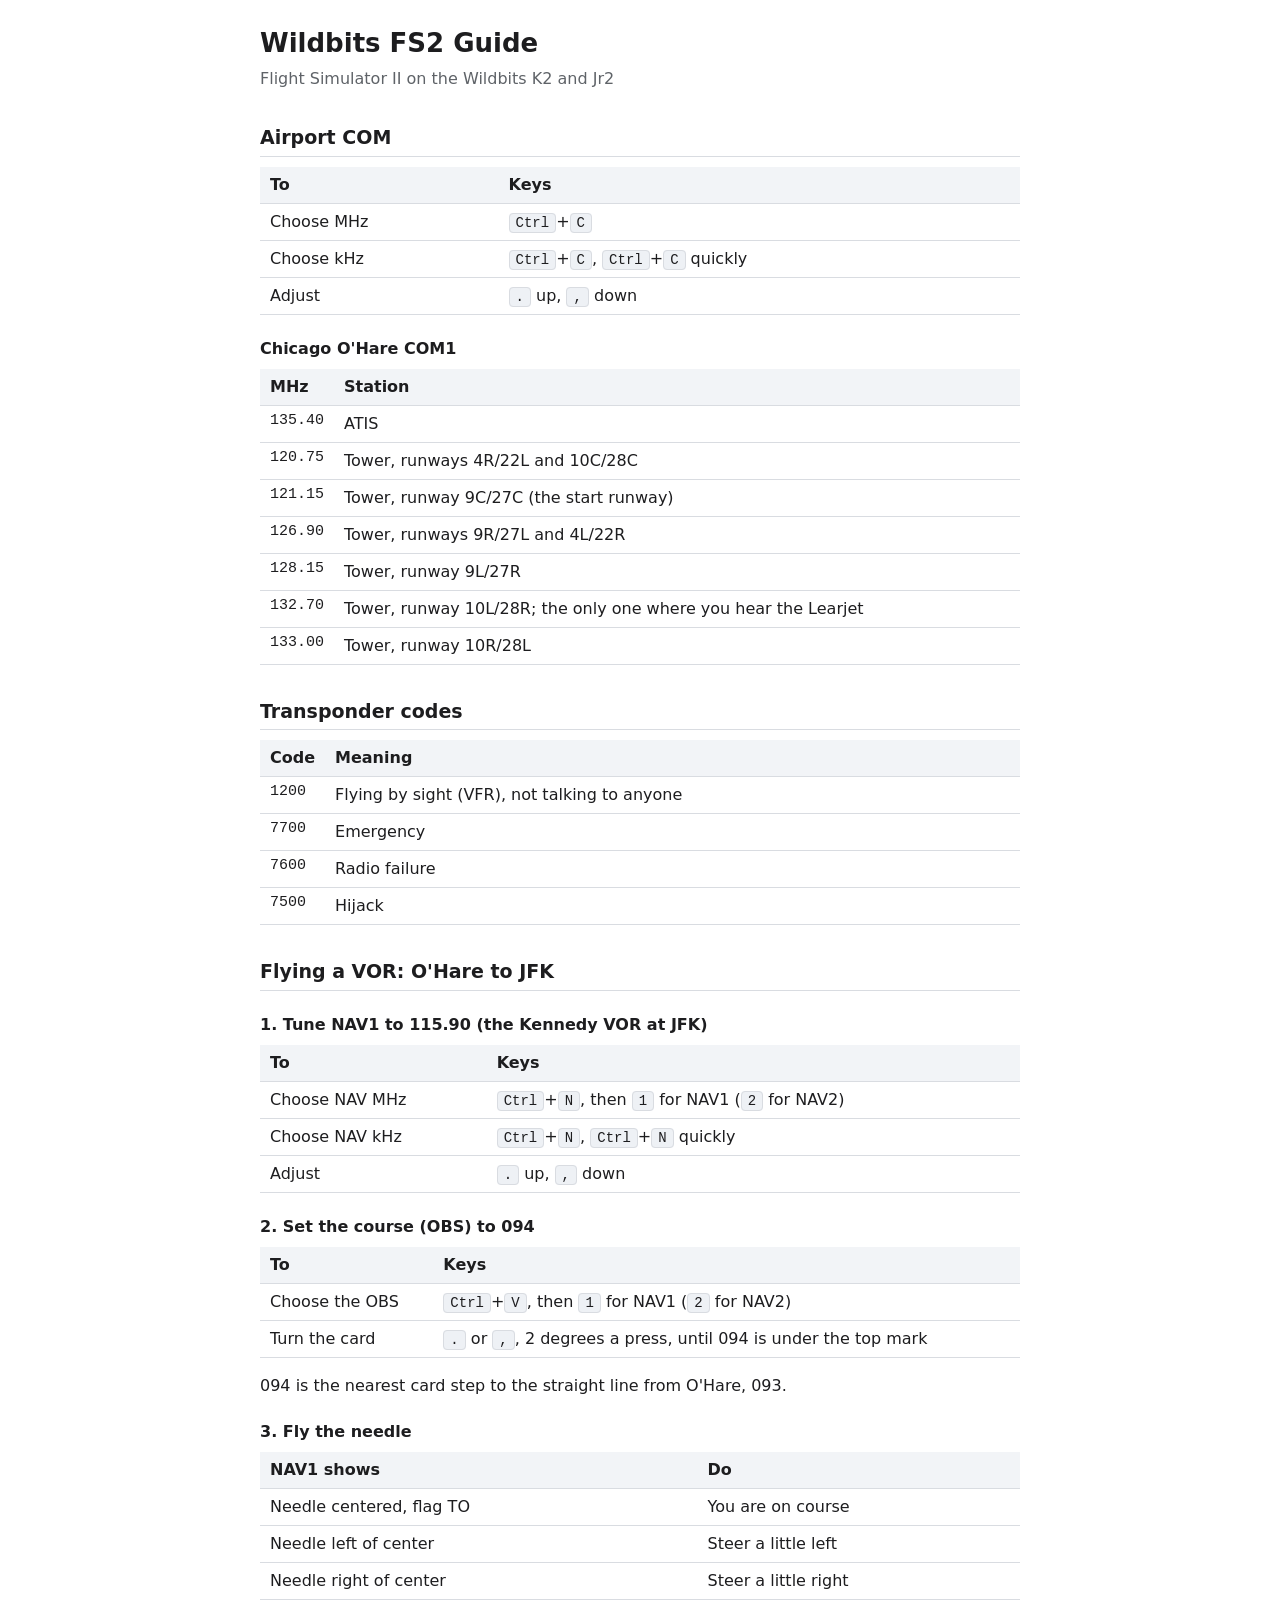
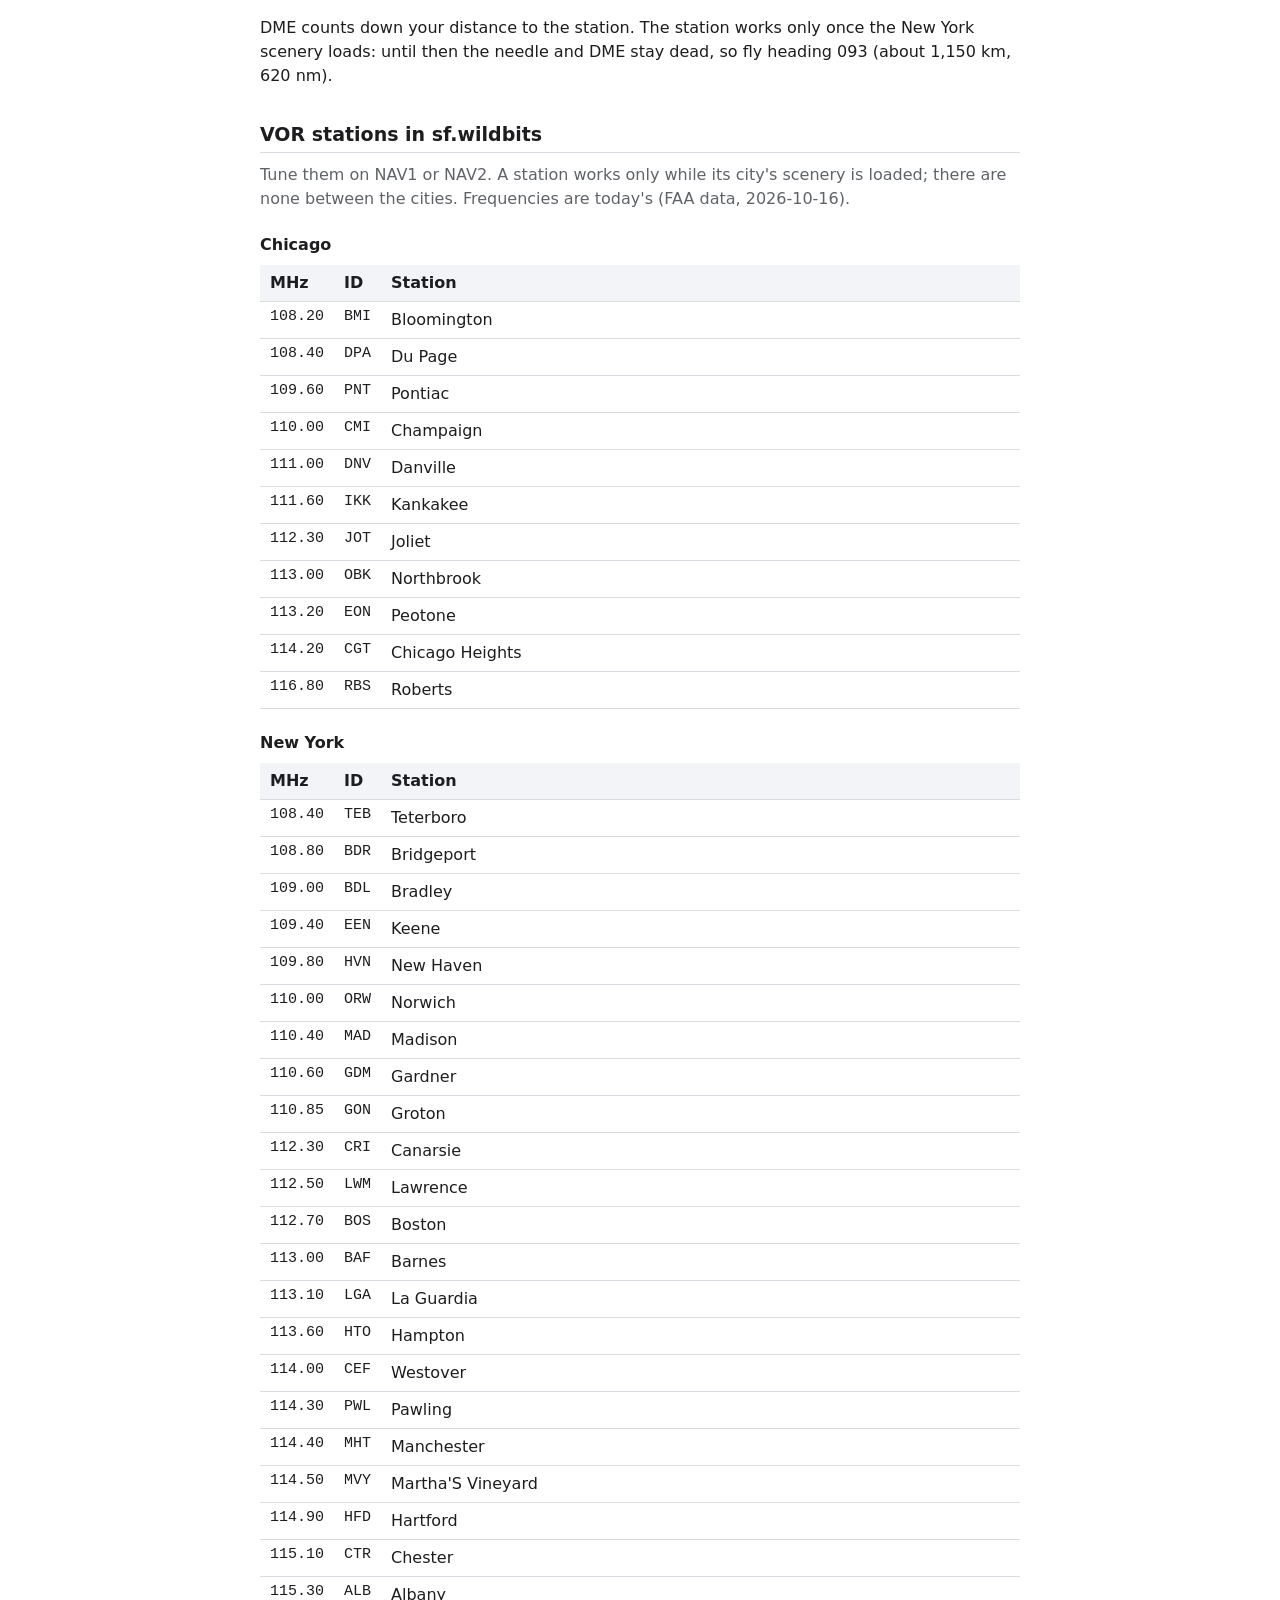
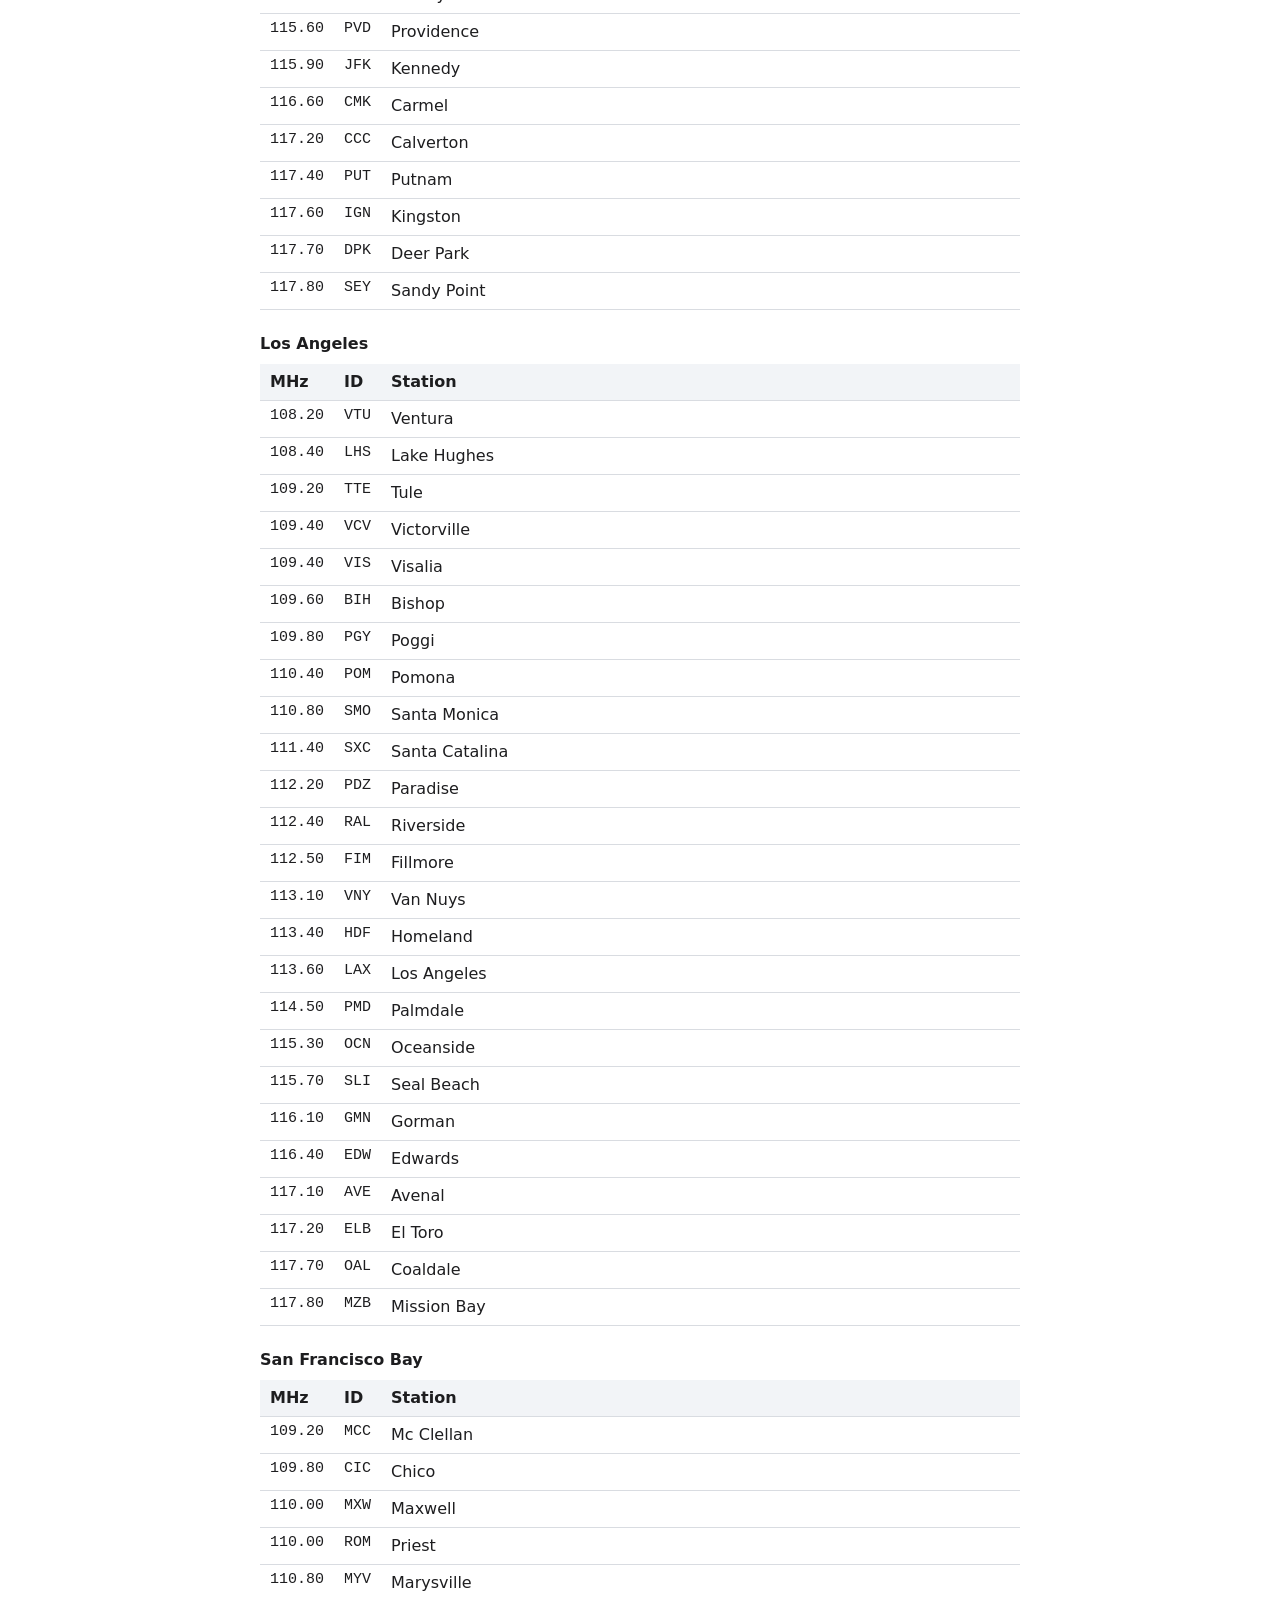
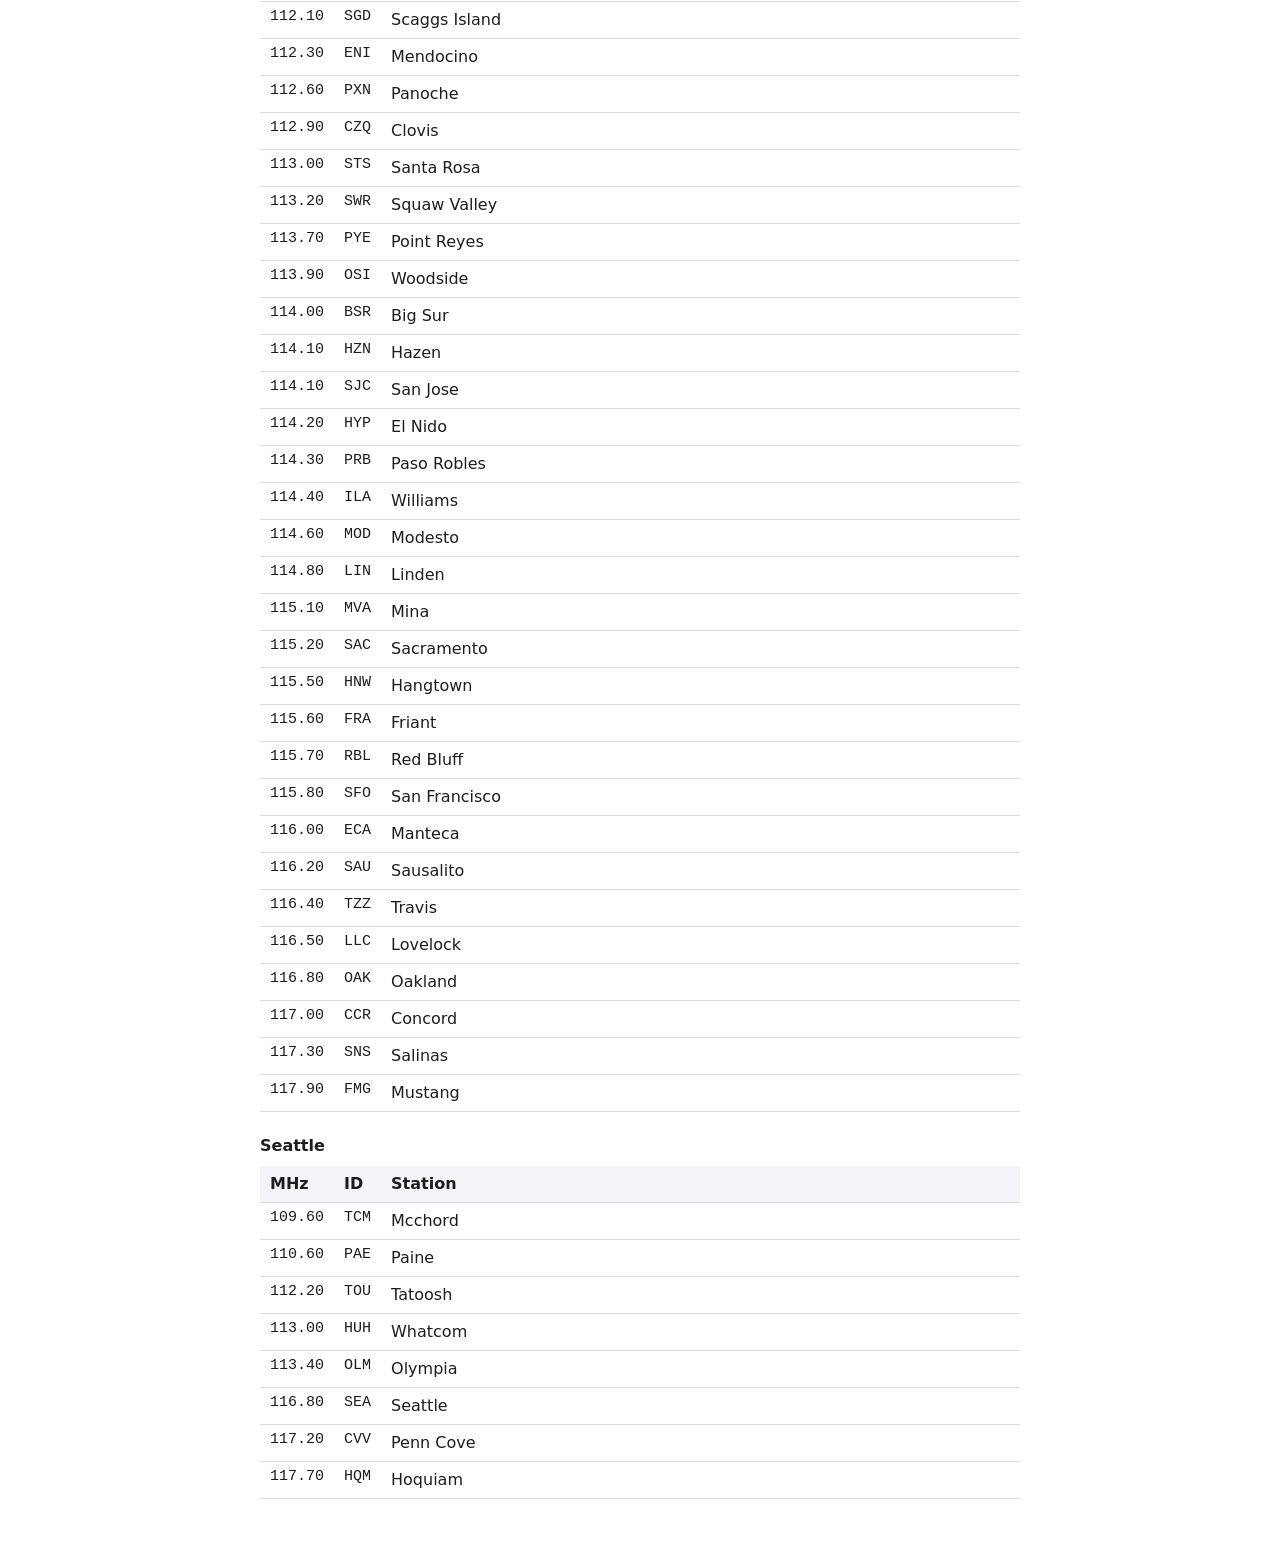
<file: fs2-guide.html>
<!doctype html>
<html lang="en">
<head>
<meta charset="utf-8">
<meta name="viewport" content="width=device-width, initial-scale=1">
<title>Wildbits FS2 Guide</title>
<style>
  :root { --bg: #ffffff; --fg: #1d1d1f; --muted: #5f6368; --rule: #d9dce1; --head: #f2f4f7; --key: #eef1f5; }
  @media (prefers-color-scheme: dark) {
    :root { --bg: #16181c; --fg: #e8eaed; --muted: #9aa0a6; --rule: #33373e; --head: #1f2228; --key: #262a31; }
  }
  body { margin: 0; background: var(--bg); color: var(--fg); font: 16px/1.5 system-ui, -apple-system, "Segoe UI", sans-serif; }
  main { max-width: 760px; margin: 0 auto; padding: 24px 16px 48px; }
  h1 { font-size: 26px; margin: 0 0 4px; }
  h2 { font-size: 19px; margin: 32px 0 10px; border-bottom: 1px solid var(--rule); padding-bottom: 4px; }
  h3 { font-size: 16px; margin: 22px 0 8px; }
  p.sub { color: var(--muted); margin: 0 0 8px; }
  kbd { background: var(--key); border: 1px solid var(--rule); border-radius: 4px; padding: 1px 6px; font: 14px ui-monospace, Consolas, monospace; }
  table { border-collapse: collapse; width: 100%; }
  th, td { text-align: left; padding: 6px 10px; border-bottom: 1px solid var(--rule); vertical-align: top; }
  th { background: var(--head); font-weight: 600; }
  td.f { font: 15px ui-monospace, Consolas, monospace; white-space: nowrap; width: 1%; }
  td.fl { font: 15px ui-monospace, Consolas, monospace; }
</style>
</head>
<body>
<main>
  <h1>Wildbits FS2 Guide</h1>
  <p class="sub">Flight Simulator II on the Wildbits K2 and Jr2</p>

  <h2>Airport COM</h2>
  <table>
    <tr><th>To</th><th>Keys</th></tr>
    <tr><td>Choose MHz</td><td><kbd>Ctrl</kbd>+<kbd>C</kbd></td></tr>
    <tr><td>Choose kHz</td><td><kbd>Ctrl</kbd>+<kbd>C</kbd>, <kbd>Ctrl</kbd>+<kbd>C</kbd> quickly</td></tr>
    <tr><td>Adjust</td><td><kbd>.</kbd> up, <kbd>,</kbd> down</td></tr>
  </table>

  <h3>Chicago O'Hare COM1</h3>
  <table>
    <tr><th>MHz</th><th>Station</th></tr>
    <tr><td class="f">135.40</td><td>ATIS</td></tr>
    <tr><td class="f">120.75</td><td>Tower, runways 4R/22L and 10C/28C</td></tr>
    <tr><td class="f">121.15</td><td>Tower, runway 9C/27C (the start runway)</td></tr>
    <tr><td class="f">126.90</td><td>Tower, runways 9R/27L and 4L/22R</td></tr>
    <tr><td class="f">128.15</td><td>Tower, runway 9L/27R</td></tr>
    <tr><td class="f">132.70</td><td>Tower, runway 10L/28R; the only one where you hear the Learjet</td></tr>
    <tr><td class="f">133.00</td><td>Tower, runway 10R/28L</td></tr>
  </table>

  <h2>Transponder codes</h2>
  <table>
    <tr><th>Code</th><th>Meaning</th></tr>
    <tr><td class="f">1200</td><td>Flying by sight (VFR), not talking to anyone</td></tr>
    <tr><td class="f">7700</td><td>Emergency</td></tr>
    <tr><td class="f">7600</td><td>Radio failure</td></tr>
    <tr><td class="f">7500</td><td>Hijack</td></tr>
  </table>

  <h2>Flying a VOR: O'Hare to JFK</h2>
  <h3>1. Tune NAV1 to 115.90 (the Kennedy VOR at JFK)</h3>
  <table>
    <tr><th>To</th><th>Keys</th></tr>
    <tr><td>Choose NAV MHz</td><td><kbd>Ctrl</kbd>+<kbd>N</kbd>, then <kbd>1</kbd> for NAV1 (<kbd>2</kbd> for NAV2)</td></tr>
    <tr><td>Choose NAV kHz</td><td><kbd>Ctrl</kbd>+<kbd>N</kbd>, <kbd>Ctrl</kbd>+<kbd>N</kbd> quickly</td></tr>
    <tr><td>Adjust</td><td><kbd>.</kbd> up, <kbd>,</kbd> down</td></tr>
  </table>
  <h3>2. Set the course (OBS) to 094</h3>
  <table>
    <tr><th>To</th><th>Keys</th></tr>
    <tr><td>Choose the OBS</td><td><kbd>Ctrl</kbd>+<kbd>V</kbd>, then <kbd>1</kbd> for NAV1 (<kbd>2</kbd> for NAV2)</td></tr>
    <tr><td>Turn the card</td><td><kbd>.</kbd> or <kbd>,</kbd>, 2 degrees a press, until 094 is under the top mark</td></tr>
  </table>
  <p>094 is the nearest card step to the straight line from O'Hare, 093.</p>
  <h3>3. Fly the needle</h3>
  <table>
    <tr><th>NAV1 shows</th><th>Do</th></tr>
    <tr><td>Needle centered, flag TO</td><td>You are on course</td></tr>
    <tr><td>Needle left of center</td><td>Steer a little left</td></tr>
    <tr><td>Needle right of center</td><td>Steer a little right</td></tr>
  </table>
  <p>DME counts down your distance to the station. The station works only once the New York scenery loads: until then the needle and DME stay dead, so fly heading 093 (about 1,150 km, 620 nm).</p>

  <h2>VOR stations in sf.wildbits</h2>
  <p class="sub">Tune them on NAV1 or NAV2. A station works only while its city's scenery is loaded; there are none between the cities. Frequencies are today's (FAA data, 2026-10-16).</p>
  <h3>Chicago</h3>
  <table>
    <tr><th>MHz</th><th>ID</th><th>Station</th></tr>
    <tr><td class="f">108.20</td><td class="f">BMI</td><td>Bloomington</td></tr>
    <tr><td class="f">108.40</td><td class="f">DPA</td><td>Du Page</td></tr>
    <tr><td class="f">109.60</td><td class="f">PNT</td><td>Pontiac</td></tr>
    <tr><td class="f">110.00</td><td class="f">CMI</td><td>Champaign</td></tr>
    <tr><td class="f">111.00</td><td class="f">DNV</td><td>Danville</td></tr>
    <tr><td class="f">111.60</td><td class="f">IKK</td><td>Kankakee</td></tr>
    <tr><td class="f">112.30</td><td class="f">JOT</td><td>Joliet</td></tr>
    <tr><td class="f">113.00</td><td class="f">OBK</td><td>Northbrook</td></tr>
    <tr><td class="f">113.20</td><td class="f">EON</td><td>Peotone</td></tr>
    <tr><td class="f">114.20</td><td class="f">CGT</td><td>Chicago Heights</td></tr>
    <tr><td class="f">116.80</td><td class="f">RBS</td><td>Roberts</td></tr>
  </table>
  <h3>New York</h3>
  <table>
    <tr><th>MHz</th><th>ID</th><th>Station</th></tr>
    <tr><td class="f">108.40</td><td class="f">TEB</td><td>Teterboro</td></tr>
    <tr><td class="f">108.80</td><td class="f">BDR</td><td>Bridgeport</td></tr>
    <tr><td class="f">109.00</td><td class="f">BDL</td><td>Bradley</td></tr>
    <tr><td class="f">109.40</td><td class="f">EEN</td><td>Keene</td></tr>
    <tr><td class="f">109.80</td><td class="f">HVN</td><td>New Haven</td></tr>
    <tr><td class="f">110.00</td><td class="f">ORW</td><td>Norwich</td></tr>
    <tr><td class="f">110.40</td><td class="f">MAD</td><td>Madison</td></tr>
    <tr><td class="f">110.60</td><td class="f">GDM</td><td>Gardner</td></tr>
    <tr><td class="f">110.85</td><td class="f">GON</td><td>Groton</td></tr>
    <tr><td class="f">112.30</td><td class="f">CRI</td><td>Canarsie</td></tr>
    <tr><td class="f">112.50</td><td class="f">LWM</td><td>Lawrence</td></tr>
    <tr><td class="f">112.70</td><td class="f">BOS</td><td>Boston</td></tr>
    <tr><td class="f">113.00</td><td class="f">BAF</td><td>Barnes</td></tr>
    <tr><td class="f">113.10</td><td class="f">LGA</td><td>La Guardia</td></tr>
    <tr><td class="f">113.60</td><td class="f">HTO</td><td>Hampton</td></tr>
    <tr><td class="f">114.00</td><td class="f">CEF</td><td>Westover</td></tr>
    <tr><td class="f">114.30</td><td class="f">PWL</td><td>Pawling</td></tr>
    <tr><td class="f">114.40</td><td class="f">MHT</td><td>Manchester</td></tr>
    <tr><td class="f">114.50</td><td class="f">MVY</td><td>Martha&#x27;S Vineyard</td></tr>
    <tr><td class="f">114.90</td><td class="f">HFD</td><td>Hartford</td></tr>
    <tr><td class="f">115.10</td><td class="f">CTR</td><td>Chester</td></tr>
    <tr><td class="f">115.30</td><td class="f">ALB</td><td>Albany</td></tr>
    <tr><td class="f">115.60</td><td class="f">PVD</td><td>Providence</td></tr>
    <tr><td class="f">115.90</td><td class="f">JFK</td><td>Kennedy</td></tr>
    <tr><td class="f">116.60</td><td class="f">CMK</td><td>Carmel</td></tr>
    <tr><td class="f">117.20</td><td class="f">CCC</td><td>Calverton</td></tr>
    <tr><td class="f">117.40</td><td class="f">PUT</td><td>Putnam</td></tr>
    <tr><td class="f">117.60</td><td class="f">IGN</td><td>Kingston</td></tr>
    <tr><td class="f">117.70</td><td class="f">DPK</td><td>Deer Park</td></tr>
    <tr><td class="f">117.80</td><td class="f">SEY</td><td>Sandy Point</td></tr>
  </table>
  <h3>Los Angeles</h3>
  <table>
    <tr><th>MHz</th><th>ID</th><th>Station</th></tr>
    <tr><td class="f">108.20</td><td class="f">VTU</td><td>Ventura</td></tr>
    <tr><td class="f">108.40</td><td class="f">LHS</td><td>Lake Hughes</td></tr>
    <tr><td class="f">109.20</td><td class="f">TTE</td><td>Tule</td></tr>
    <tr><td class="f">109.40</td><td class="f">VCV</td><td>Victorville</td></tr>
    <tr><td class="f">109.40</td><td class="f">VIS</td><td>Visalia</td></tr>
    <tr><td class="f">109.60</td><td class="f">BIH</td><td>Bishop</td></tr>
    <tr><td class="f">109.80</td><td class="f">PGY</td><td>Poggi</td></tr>
    <tr><td class="f">110.40</td><td class="f">POM</td><td>Pomona</td></tr>
    <tr><td class="f">110.80</td><td class="f">SMO</td><td>Santa Monica</td></tr>
    <tr><td class="f">111.40</td><td class="f">SXC</td><td>Santa Catalina</td></tr>
    <tr><td class="f">112.20</td><td class="f">PDZ</td><td>Paradise</td></tr>
    <tr><td class="f">112.40</td><td class="f">RAL</td><td>Riverside</td></tr>
    <tr><td class="f">112.50</td><td class="f">FIM</td><td>Fillmore</td></tr>
    <tr><td class="f">113.10</td><td class="f">VNY</td><td>Van Nuys</td></tr>
    <tr><td class="f">113.40</td><td class="f">HDF</td><td>Homeland</td></tr>
    <tr><td class="f">113.60</td><td class="f">LAX</td><td>Los Angeles</td></tr>
    <tr><td class="f">114.50</td><td class="f">PMD</td><td>Palmdale</td></tr>
    <tr><td class="f">115.30</td><td class="f">OCN</td><td>Oceanside</td></tr>
    <tr><td class="f">115.70</td><td class="f">SLI</td><td>Seal Beach</td></tr>
    <tr><td class="f">116.10</td><td class="f">GMN</td><td>Gorman</td></tr>
    <tr><td class="f">116.40</td><td class="f">EDW</td><td>Edwards</td></tr>
    <tr><td class="f">117.10</td><td class="f">AVE</td><td>Avenal</td></tr>
    <tr><td class="f">117.20</td><td class="f">ELB</td><td>El Toro</td></tr>
    <tr><td class="f">117.70</td><td class="f">OAL</td><td>Coaldale</td></tr>
    <tr><td class="f">117.80</td><td class="f">MZB</td><td>Mission Bay</td></tr>
  </table>
  <h3>San Francisco Bay</h3>
  <table>
    <tr><th>MHz</th><th>ID</th><th>Station</th></tr>
    <tr><td class="f">109.20</td><td class="f">MCC</td><td>Mc Clellan</td></tr>
    <tr><td class="f">109.80</td><td class="f">CIC</td><td>Chico</td></tr>
    <tr><td class="f">110.00</td><td class="f">MXW</td><td>Maxwell</td></tr>
    <tr><td class="f">110.00</td><td class="f">ROM</td><td>Priest</td></tr>
    <tr><td class="f">110.80</td><td class="f">MYV</td><td>Marysville</td></tr>
    <tr><td class="f">112.10</td><td class="f">SGD</td><td>Scaggs Island</td></tr>
    <tr><td class="f">112.30</td><td class="f">ENI</td><td>Mendocino</td></tr>
    <tr><td class="f">112.60</td><td class="f">PXN</td><td>Panoche</td></tr>
    <tr><td class="f">112.90</td><td class="f">CZQ</td><td>Clovis</td></tr>
    <tr><td class="f">113.00</td><td class="f">STS</td><td>Santa Rosa</td></tr>
    <tr><td class="f">113.20</td><td class="f">SWR</td><td>Squaw Valley</td></tr>
    <tr><td class="f">113.70</td><td class="f">PYE</td><td>Point Reyes</td></tr>
    <tr><td class="f">113.90</td><td class="f">OSI</td><td>Woodside</td></tr>
    <tr><td class="f">114.00</td><td class="f">BSR</td><td>Big Sur</td></tr>
    <tr><td class="f">114.10</td><td class="f">HZN</td><td>Hazen</td></tr>
    <tr><td class="f">114.10</td><td class="f">SJC</td><td>San Jose</td></tr>
    <tr><td class="f">114.20</td><td class="f">HYP</td><td>El Nido</td></tr>
    <tr><td class="f">114.30</td><td class="f">PRB</td><td>Paso Robles</td></tr>
    <tr><td class="f">114.40</td><td class="f">ILA</td><td>Williams</td></tr>
    <tr><td class="f">114.60</td><td class="f">MOD</td><td>Modesto</td></tr>
    <tr><td class="f">114.80</td><td class="f">LIN</td><td>Linden</td></tr>
    <tr><td class="f">115.10</td><td class="f">MVA</td><td>Mina</td></tr>
    <tr><td class="f">115.20</td><td class="f">SAC</td><td>Sacramento</td></tr>
    <tr><td class="f">115.50</td><td class="f">HNW</td><td>Hangtown</td></tr>
    <tr><td class="f">115.60</td><td class="f">FRA</td><td>Friant</td></tr>
    <tr><td class="f">115.70</td><td class="f">RBL</td><td>Red Bluff</td></tr>
    <tr><td class="f">115.80</td><td class="f">SFO</td><td>San Francisco</td></tr>
    <tr><td class="f">116.00</td><td class="f">ECA</td><td>Manteca</td></tr>
    <tr><td class="f">116.20</td><td class="f">SAU</td><td>Sausalito</td></tr>
    <tr><td class="f">116.40</td><td class="f">TZZ</td><td>Travis</td></tr>
    <tr><td class="f">116.50</td><td class="f">LLC</td><td>Lovelock</td></tr>
    <tr><td class="f">116.80</td><td class="f">OAK</td><td>Oakland</td></tr>
    <tr><td class="f">117.00</td><td class="f">CCR</td><td>Concord</td></tr>
    <tr><td class="f">117.30</td><td class="f">SNS</td><td>Salinas</td></tr>
    <tr><td class="f">117.90</td><td class="f">FMG</td><td>Mustang</td></tr>
  </table>
  <h3>Seattle</h3>
  <table>
    <tr><th>MHz</th><th>ID</th><th>Station</th></tr>
    <tr><td class="f">109.60</td><td class="f">TCM</td><td>Mcchord</td></tr>
    <tr><td class="f">110.60</td><td class="f">PAE</td><td>Paine</td></tr>
    <tr><td class="f">112.20</td><td class="f">TOU</td><td>Tatoosh</td></tr>
    <tr><td class="f">113.00</td><td class="f">HUH</td><td>Whatcom</td></tr>
    <tr><td class="f">113.40</td><td class="f">OLM</td><td>Olympia</td></tr>
    <tr><td class="f">116.80</td><td class="f">SEA</td><td>Seattle</td></tr>
    <tr><td class="f">117.20</td><td class="f">CVV</td><td>Penn Cove</td></tr>
    <tr><td class="f">117.70</td><td class="f">HQM</td><td>Hoquiam</td></tr>
  </table>
</main>
</body>
</html>
</file>
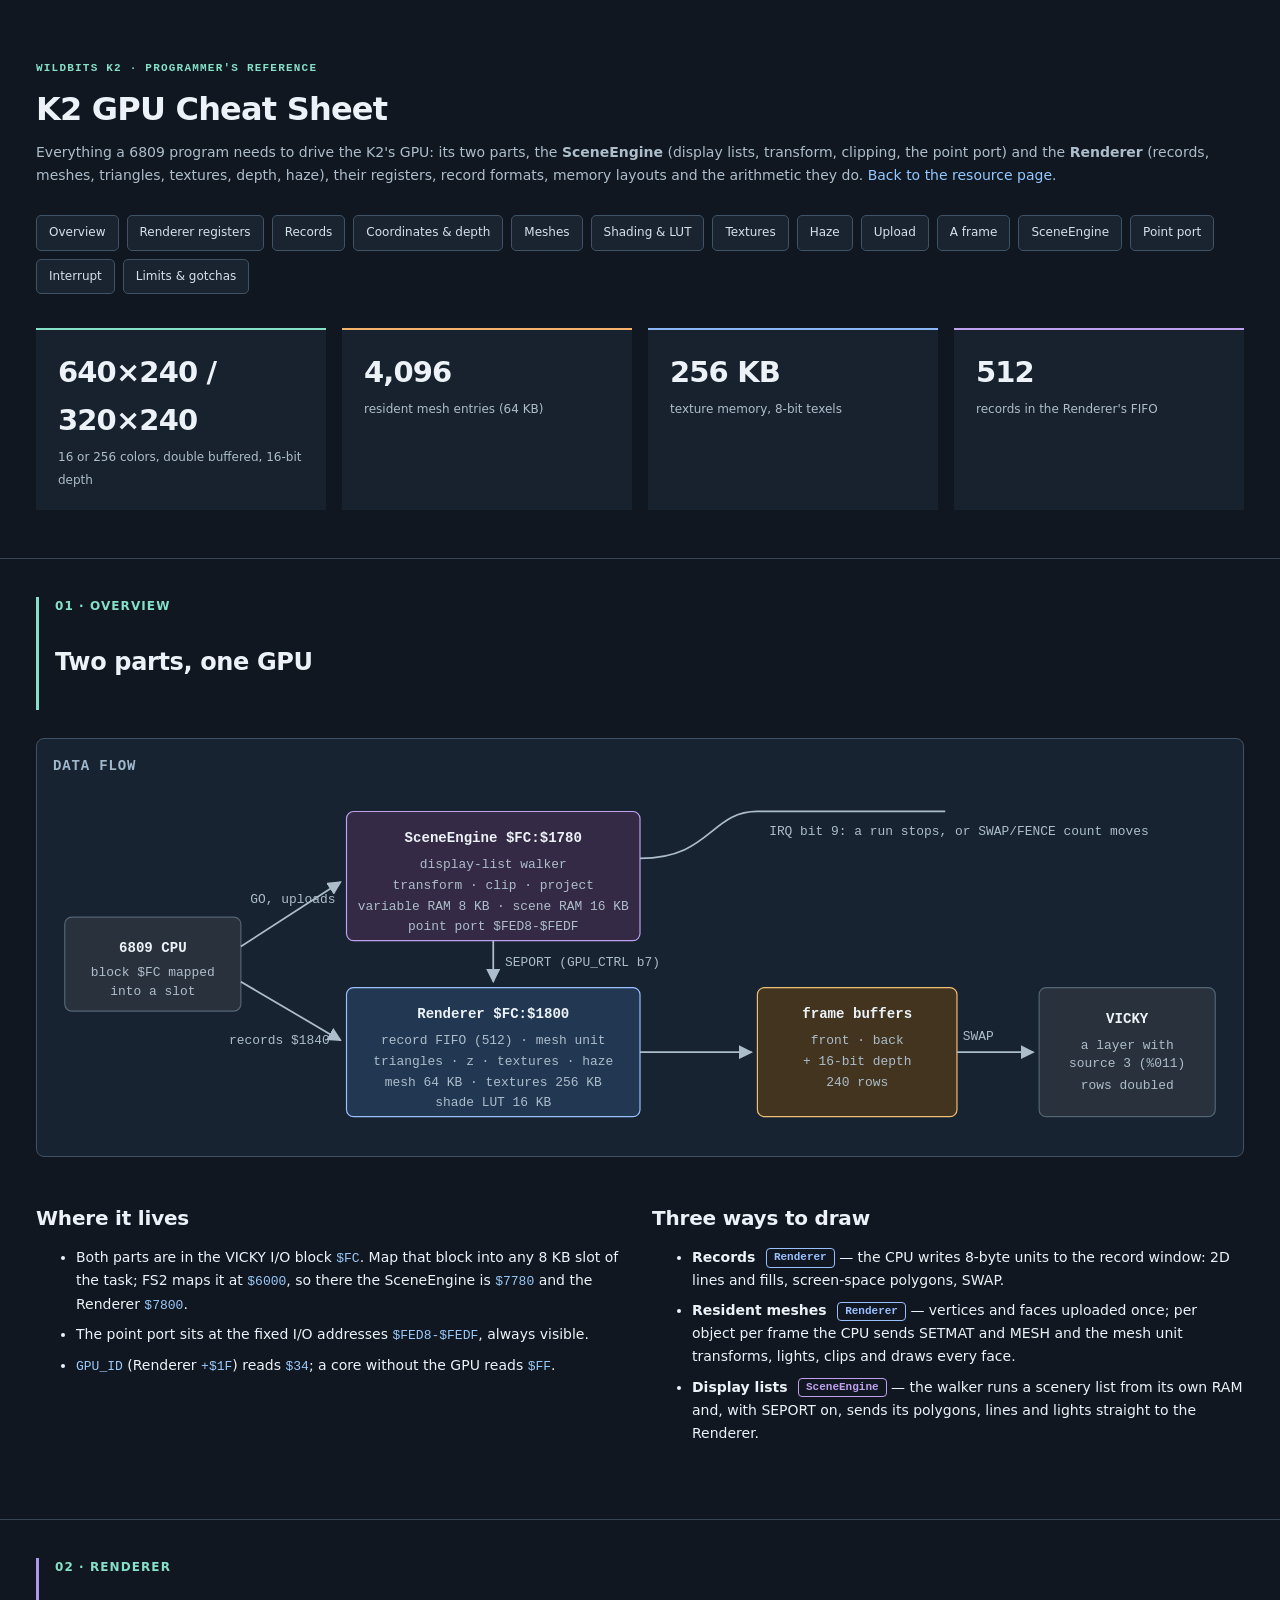
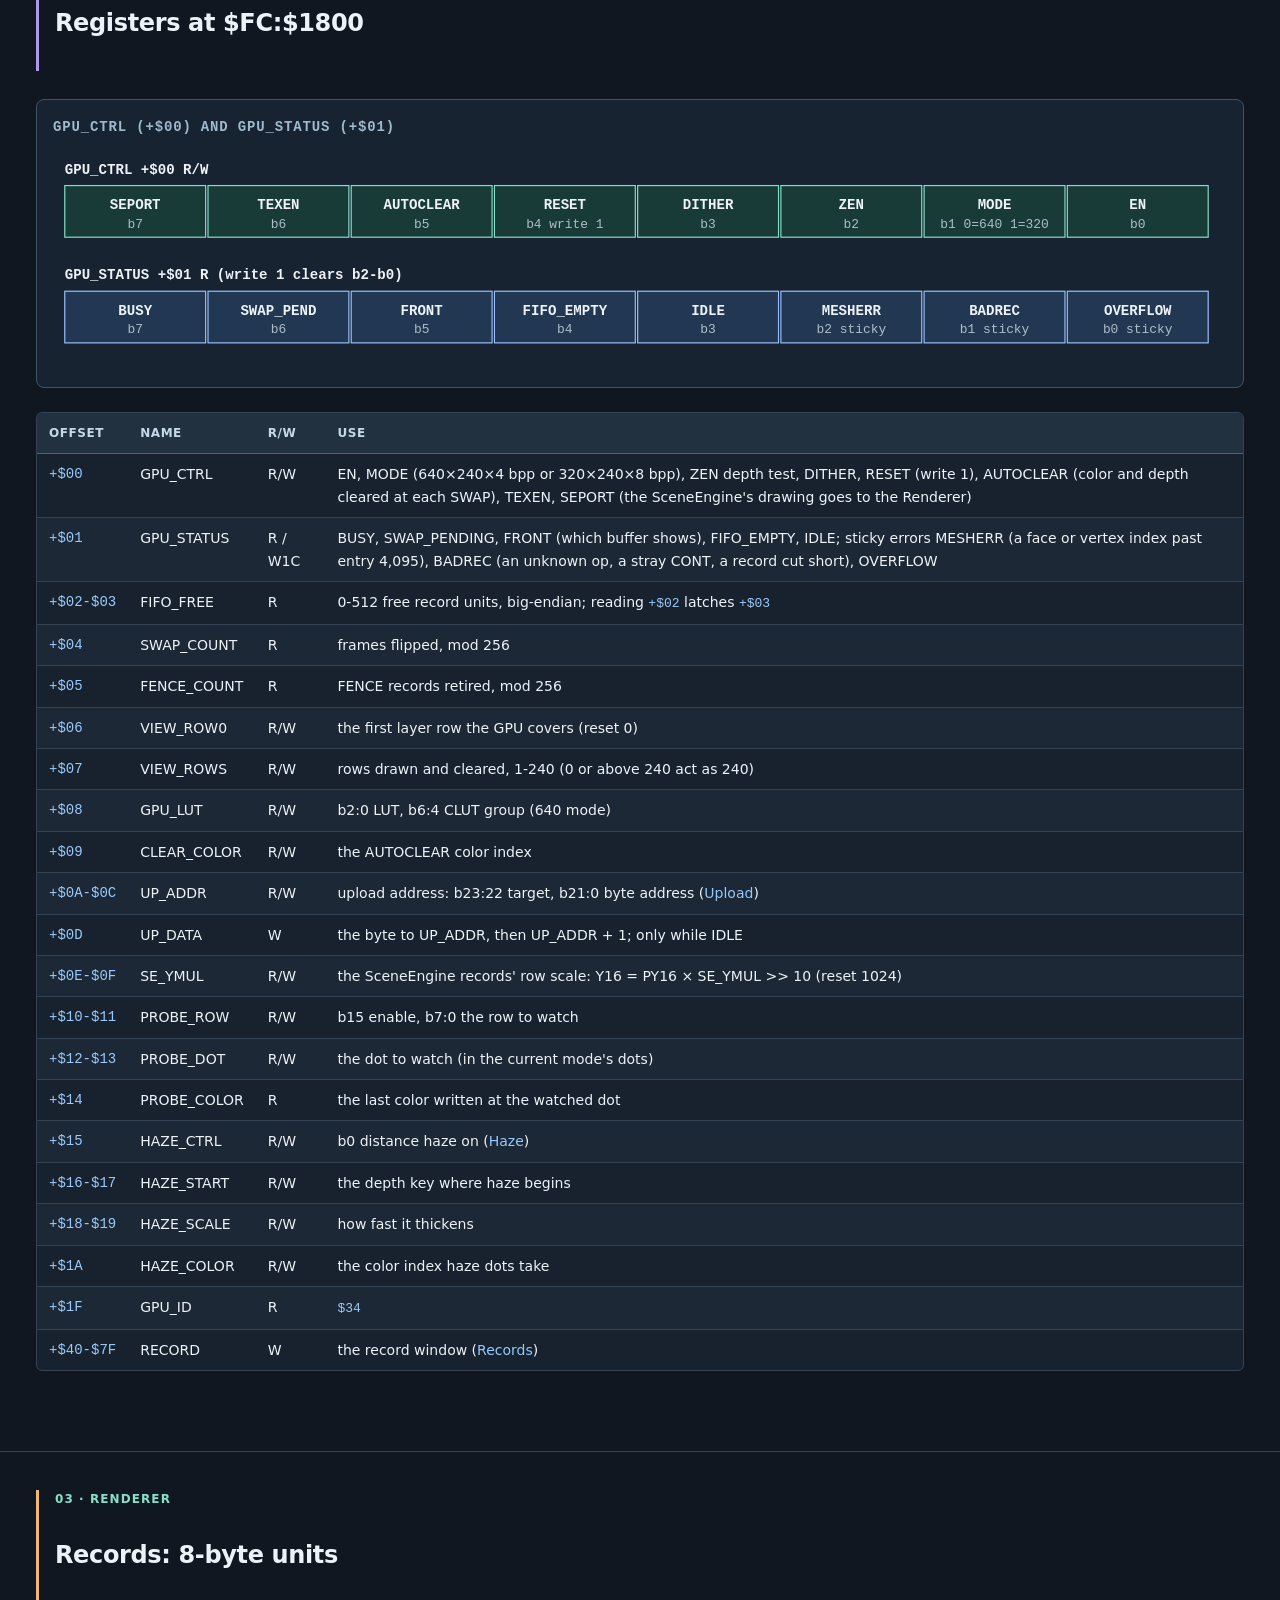
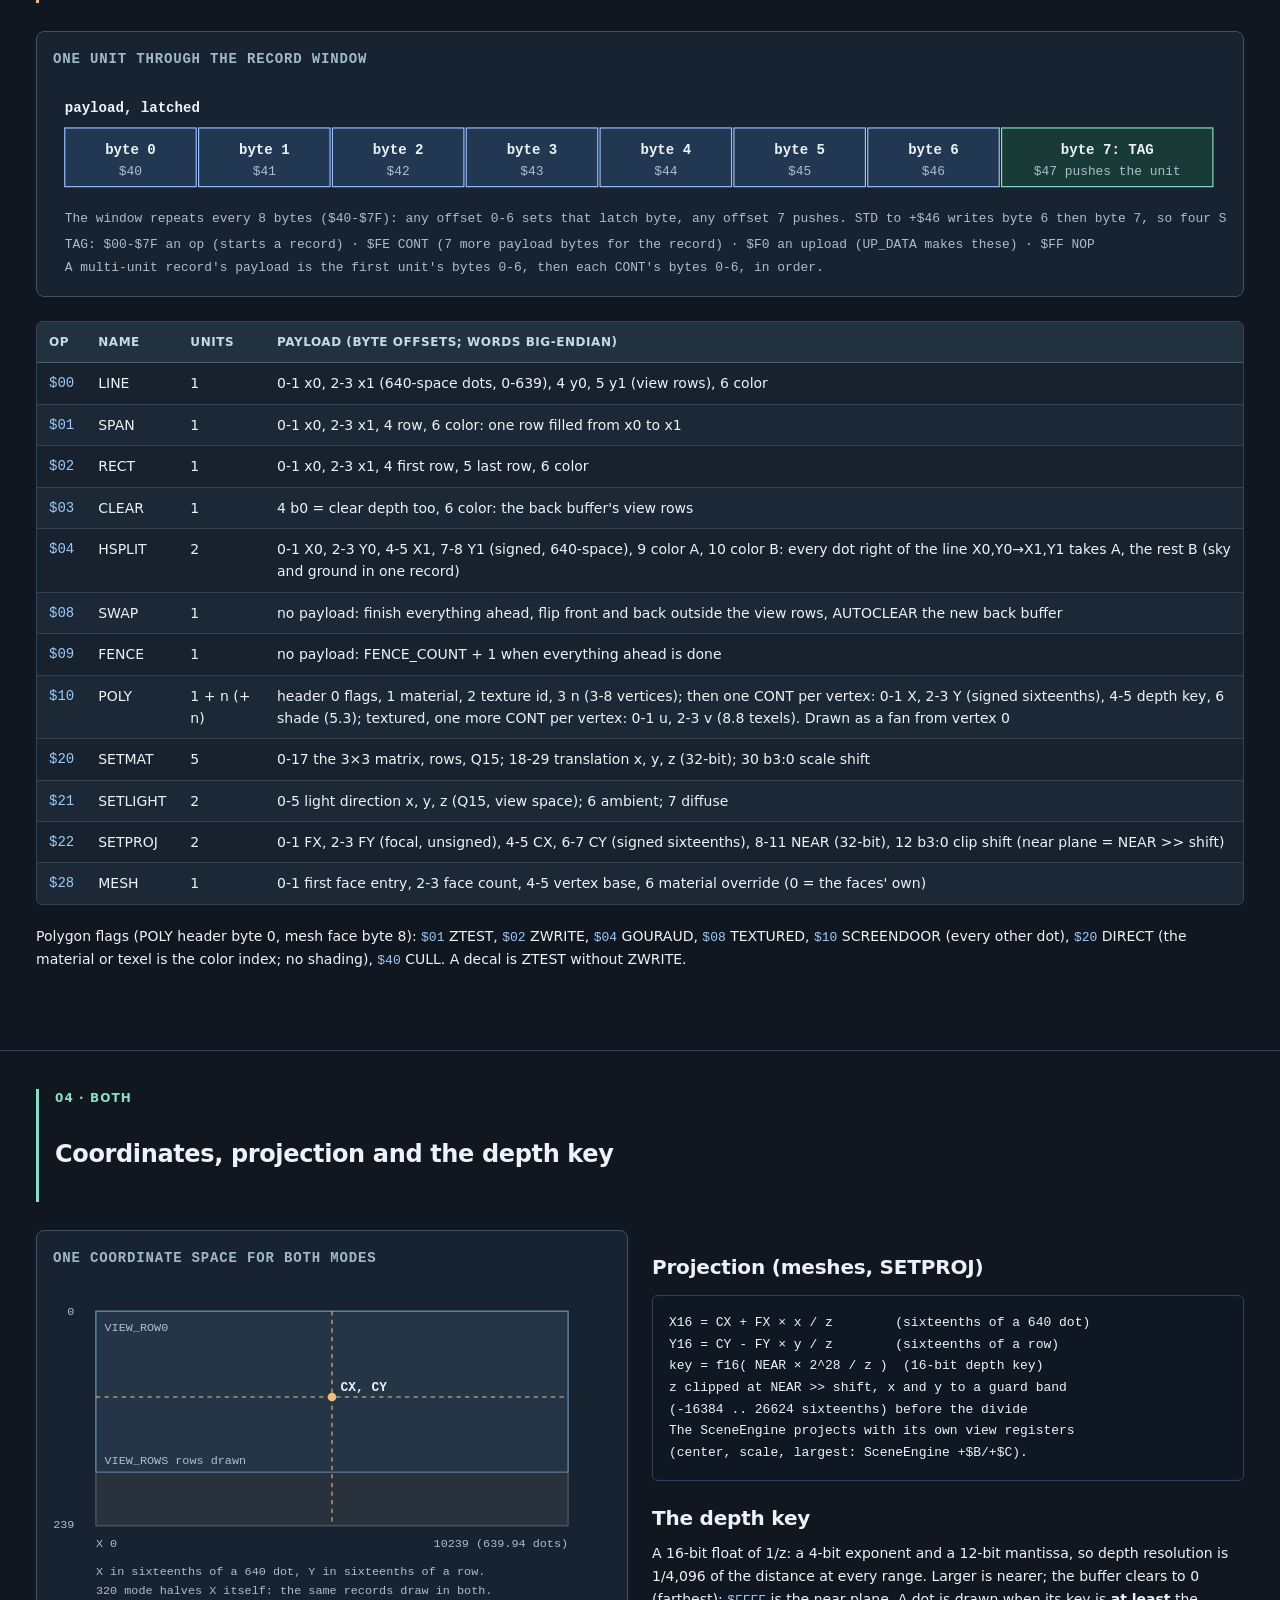
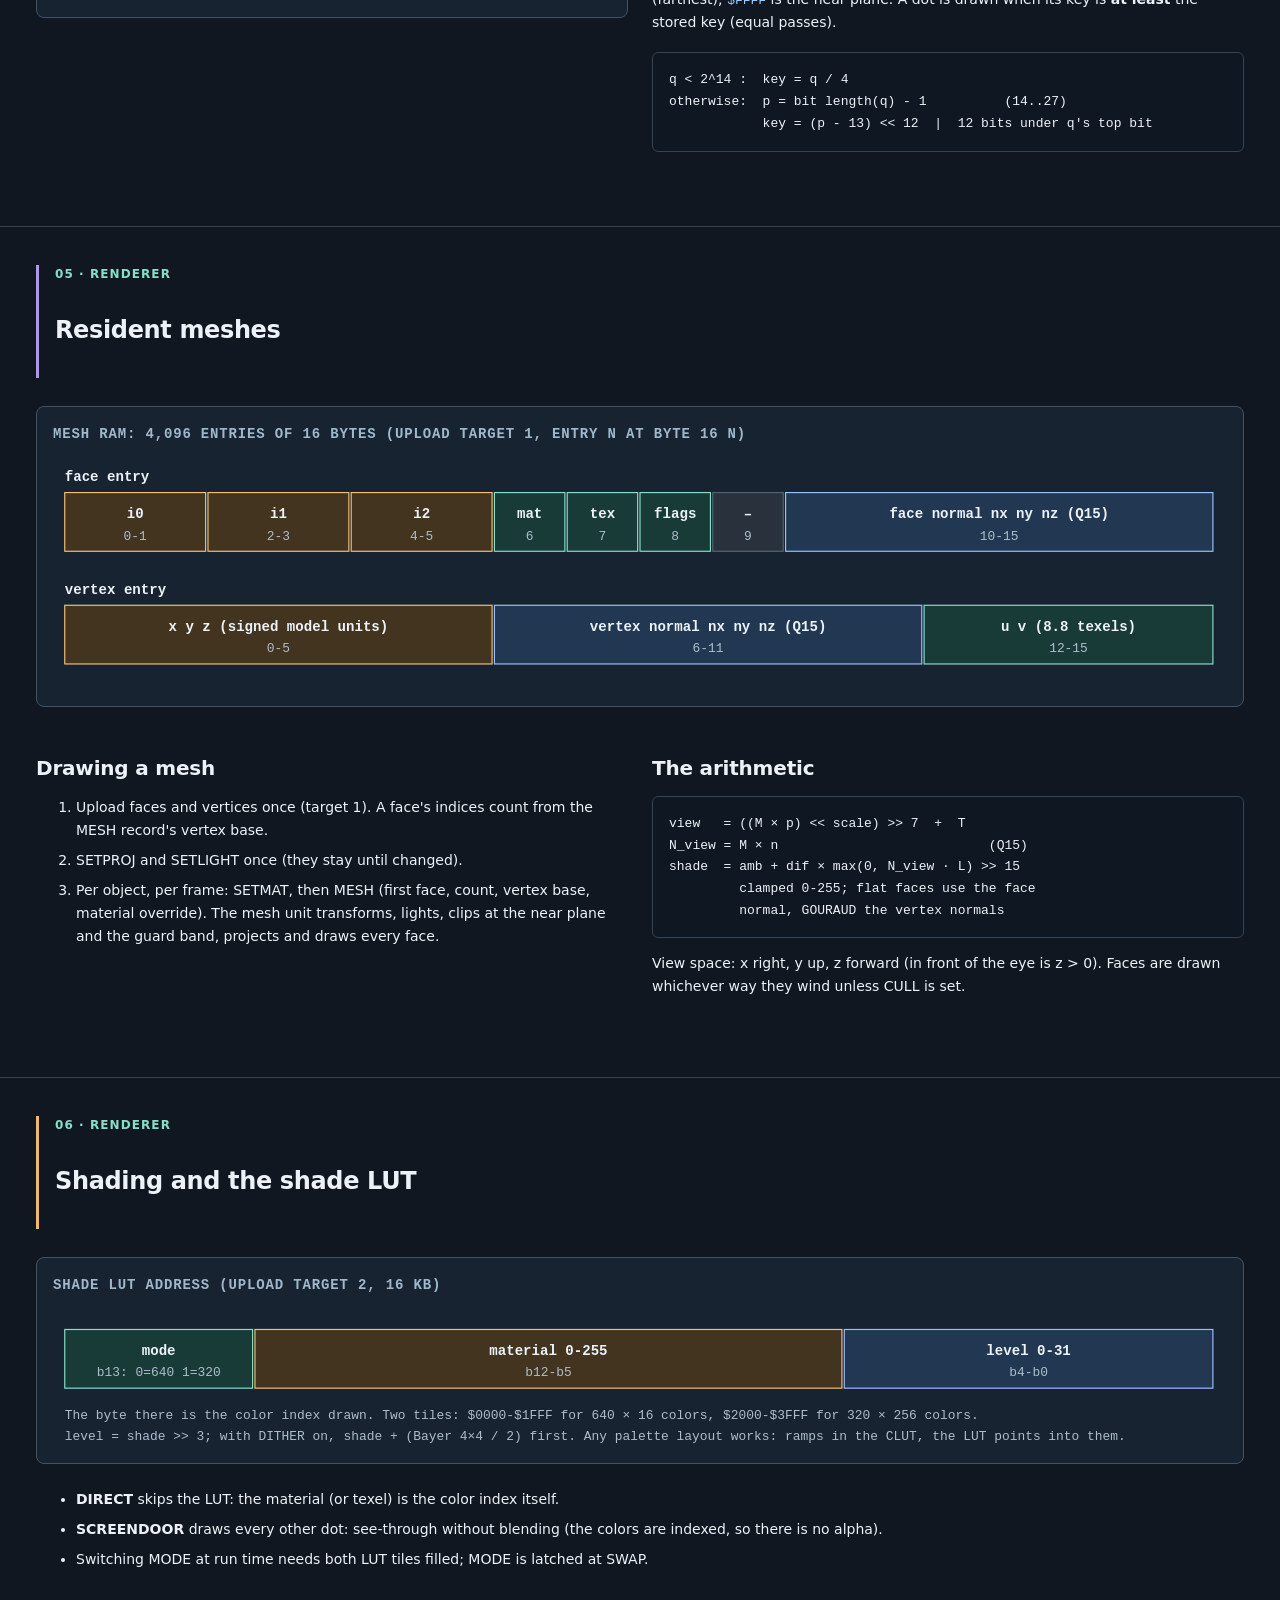
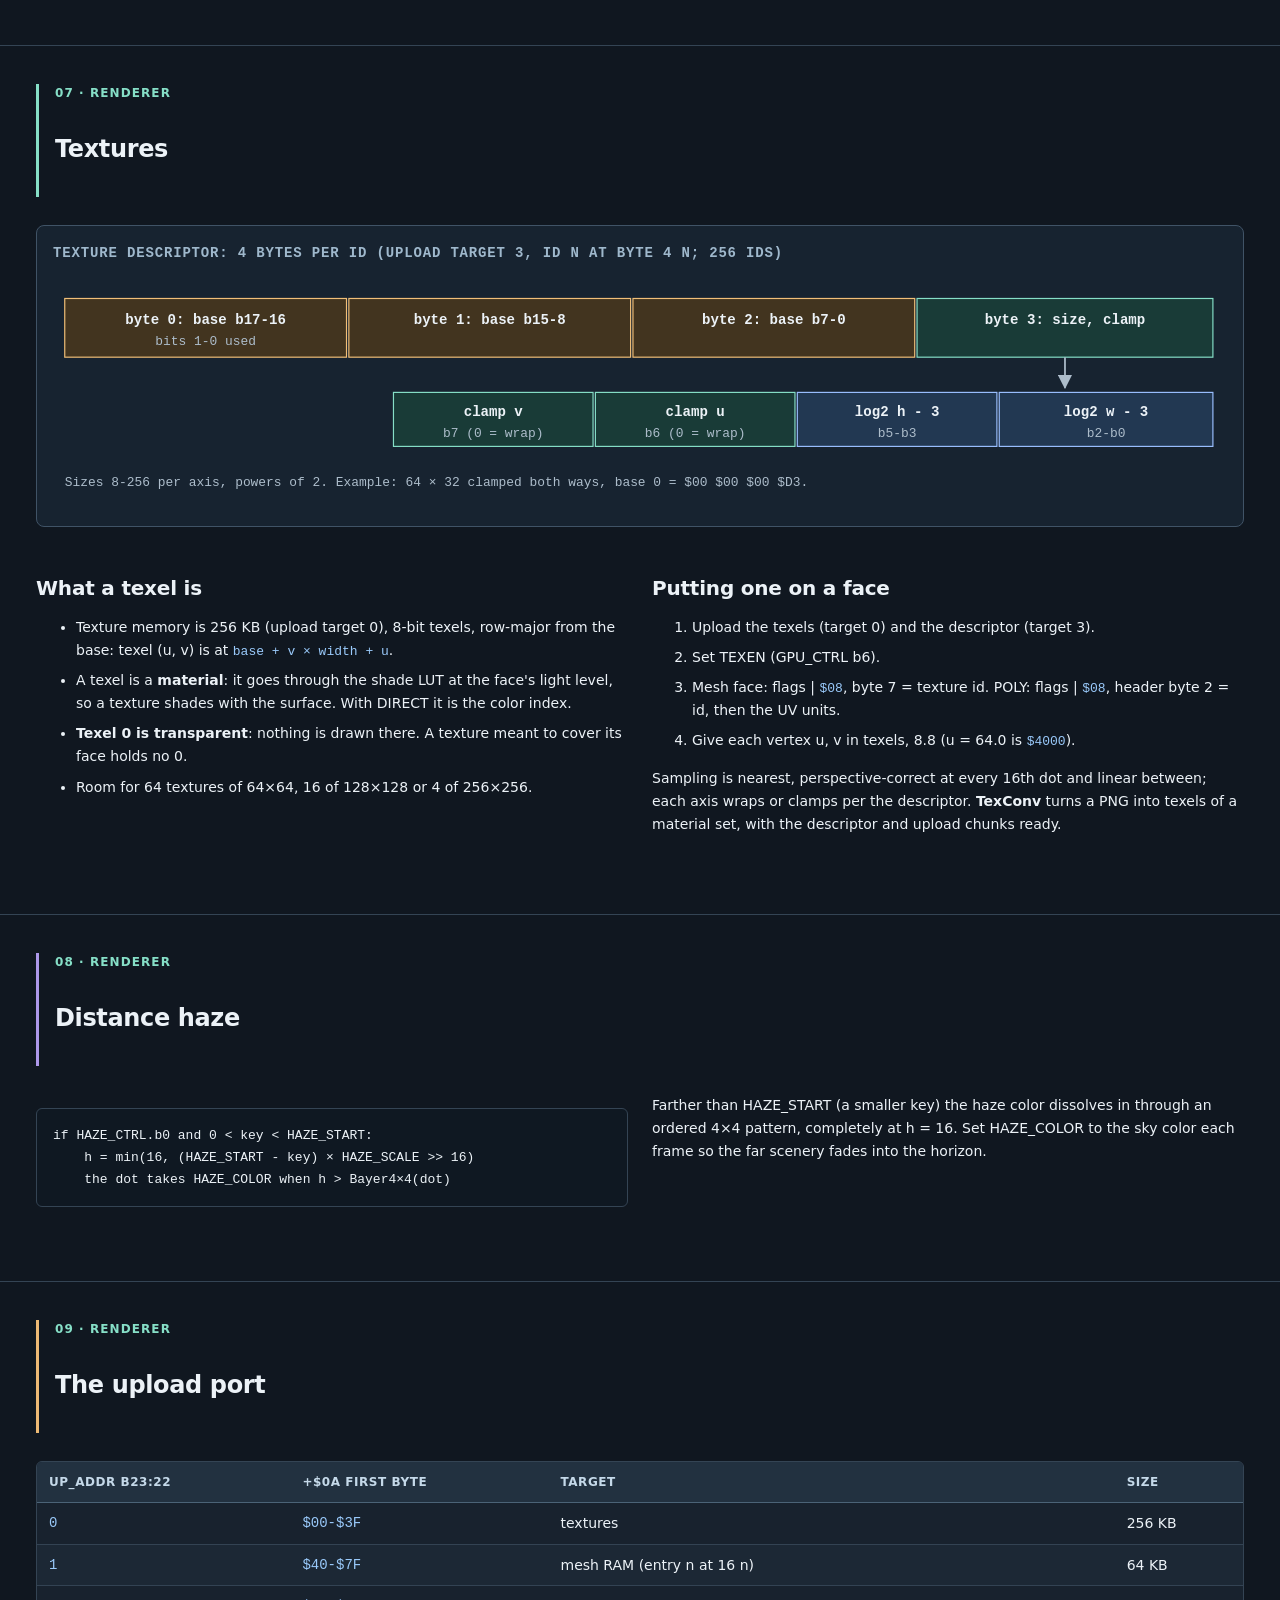
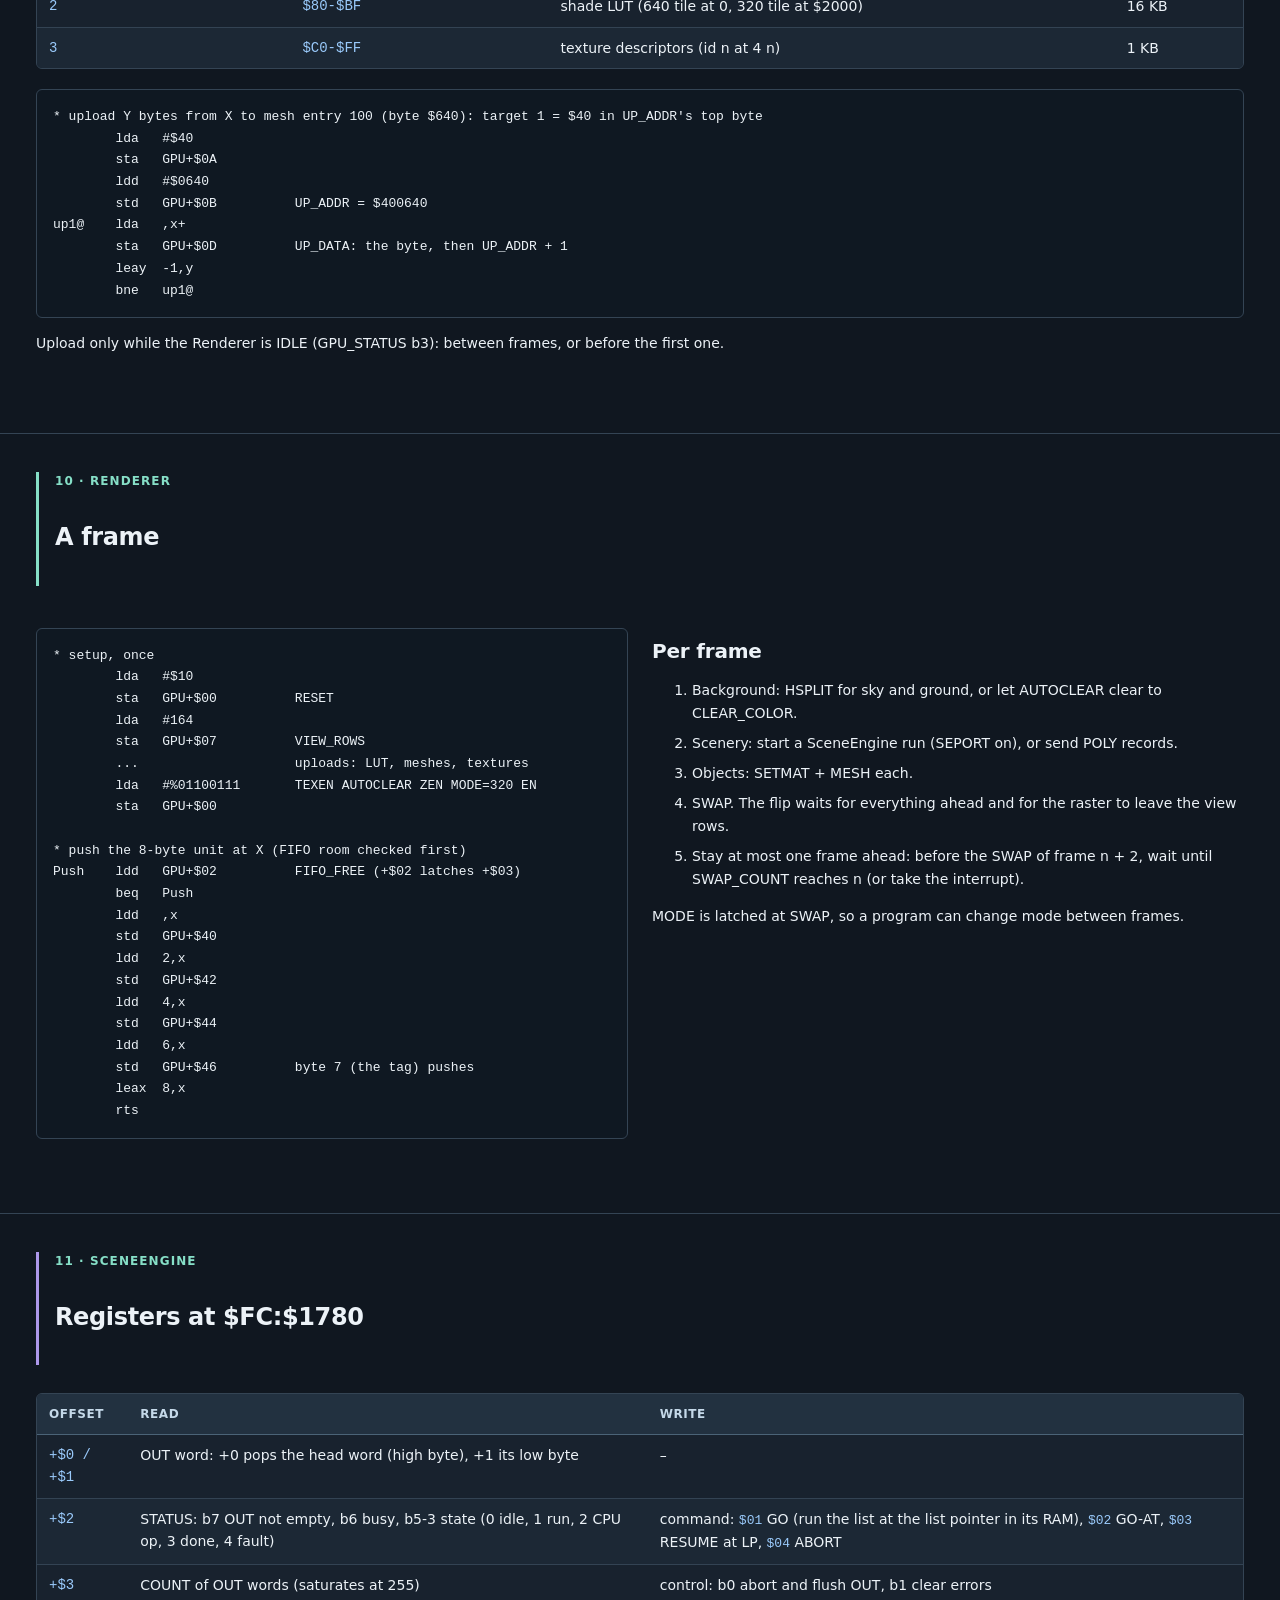
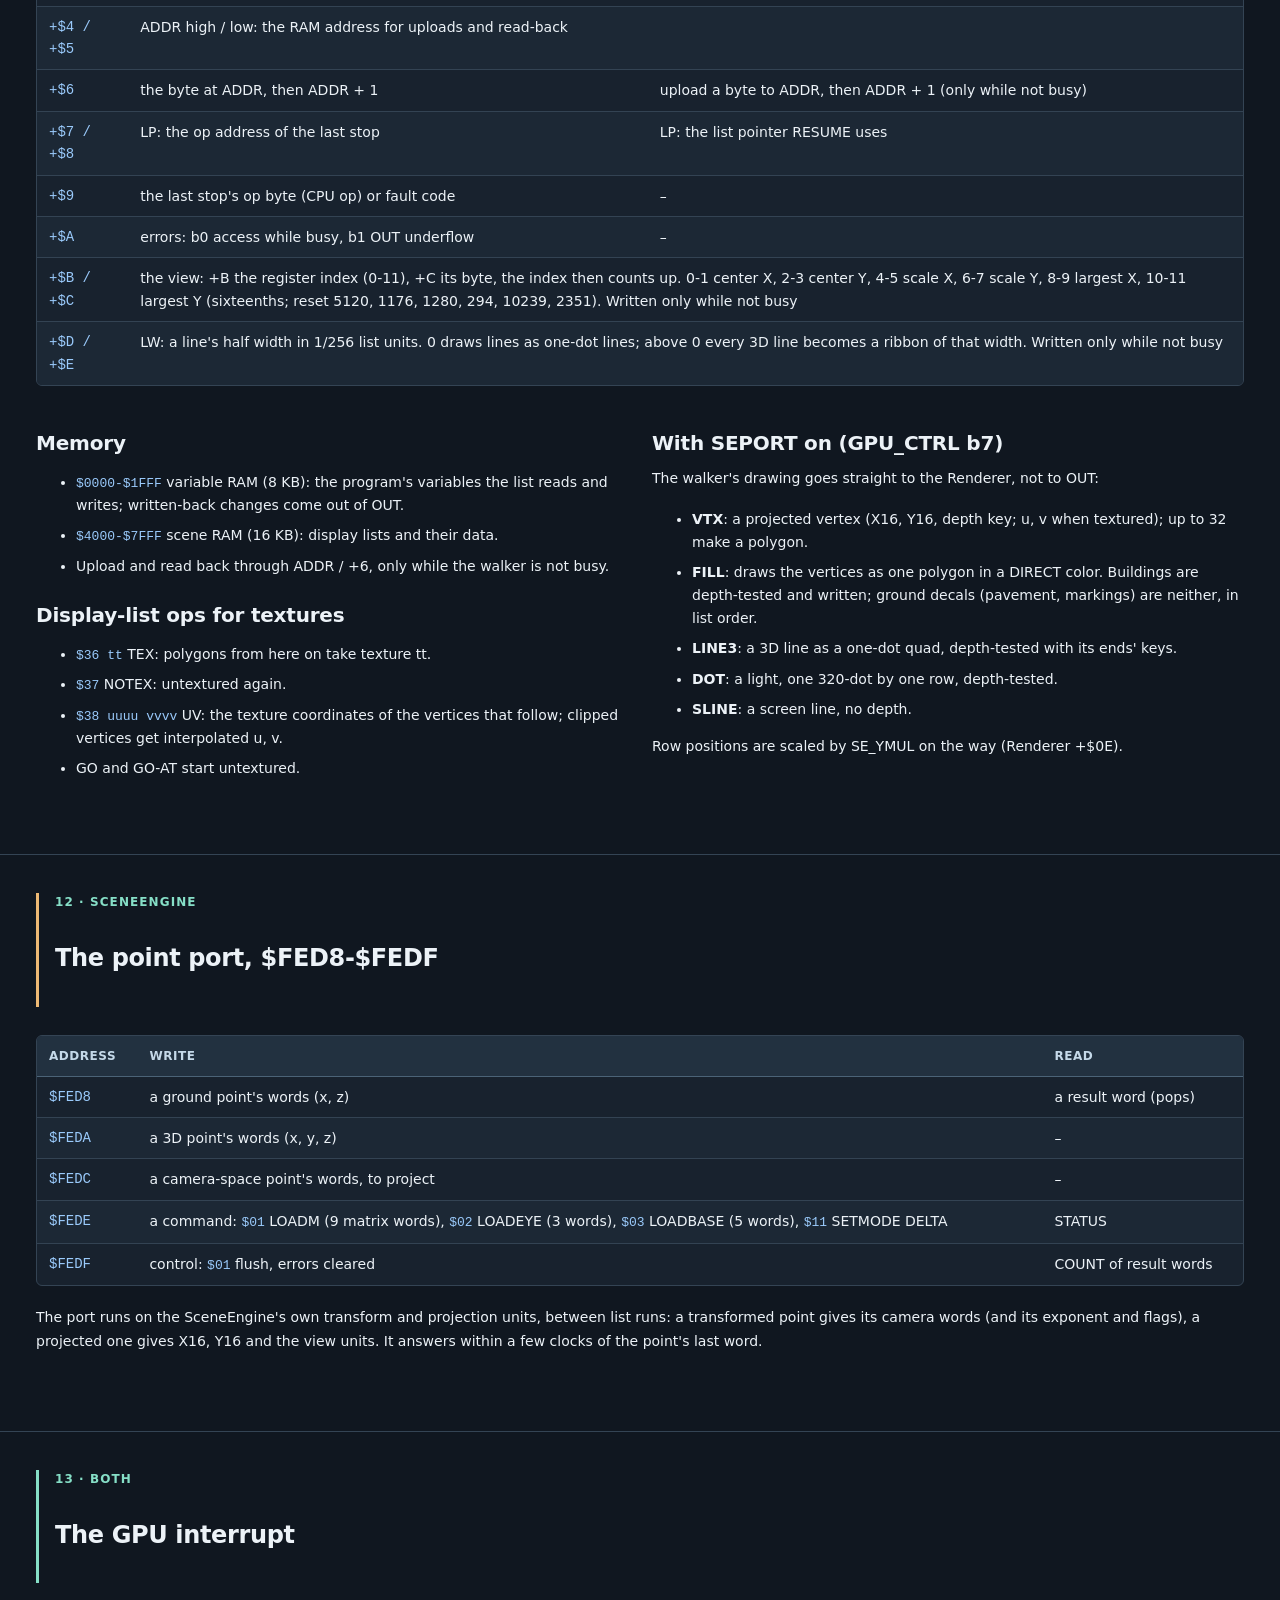
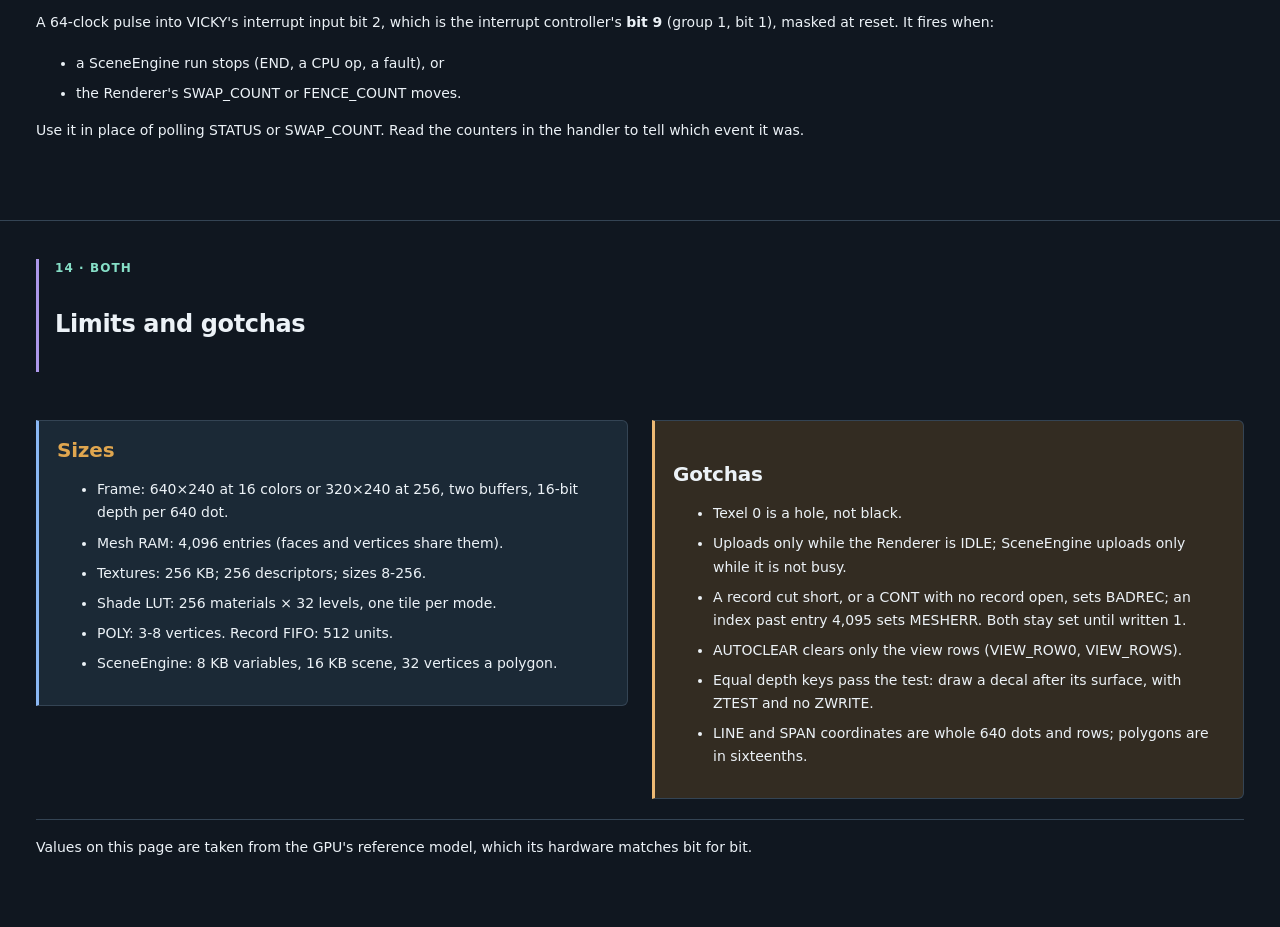
<file: gpu-cheatsheet.html>
<!DOCTYPE html>
<html lang="en">
<head>
<meta charset="utf-8"/>
<meta name="viewport" content="width=device-width, initial-scale=1"/>
<title>K2 GPU Cheat Sheet</title>
<link href="assets/report.css" rel="stylesheet"/>
<style>
/* the cheat sheet's own pieces on top of the site's report.css: bit-field and byte diagrams, compact tables */
:root{--f-ctl:#86dfc7;--f-ctl-bg:#193b37;--f-rec:#9abfff;--f-rec-bg:#223852;--f-mem:#f1bf78;--f-mem-bg:#42341f;--f-se:#c0a1ee;--f-se-bg:#342a45;--f-dim:#29323c}
.cs-grid{display:grid;grid-template-columns:repeat(auto-fit,minmax(min(100%,460px),1fr));gap:24px;align-items:start}
.cs-grid>*{min-width:0}
figure.diagram svg text{font:12px var(--mono);fill:#dbe8f2}
figure.diagram svg .hd{font:600 12px var(--mono);fill:#ecf2f7}
figure.diagram svg .sm{font:11px var(--mono);fill:#adbdcb}
figure.diagram svg .ctl{fill:var(--f-ctl-bg);stroke:var(--f-ctl)}
figure.diagram svg .rec{fill:var(--f-rec-bg);stroke:var(--f-rec)}
figure.diagram svg .mem{fill:var(--f-mem-bg);stroke:var(--f-mem)}
figure.diagram svg .se{fill:var(--f-se-bg);stroke:var(--f-se)}
figure.diagram svg .dim{fill:var(--f-dim);stroke:#536575}
figure.diagram svg .ar{stroke:#adbdcb;fill:none;stroke-width:1.5}
figure.diagram svg .arh{fill:#adbdcb}
.svgscroll{overflow-x:auto}
.svgscroll svg{min-width:560px}
.report td code,.report li code,.report p code{color:#9acafb}
.kbd{font-family:var(--mono);font-size:.94em;color:#f1bf78}
.tag{display:inline-block;font:600 11px/1.4 var(--mono);padding:1px 7px;border-radius:4px;border:1px solid var(--line);color:var(--ink-2);margin-left:6px;vertical-align:middle}
.tag.se{color:var(--f-se);border-color:var(--f-se)}
.tag.rn{color:var(--f-rec);border-color:var(--f-rec)}
.report pre{font-size:13px!important;line-height:1.55}
</style>
</head>
<body>
<main id="top">

<section class="wrap hero">
<div class="eyebrow">WildBits K2 &middot; programmer's reference</div>
<h1>K2 GPU Cheat Sheet</h1>
<p class="sub">Everything a 6809 program needs to drive the K2's GPU: its two parts, the <b>SceneEngine</b> (display lists, transform, clipping, the point port) and the <b>Renderer</b> (records, meshes, triangles, textures, depth, haze), their registers, record formats, memory layouts and the arithmetic they do. <a href="index.html#gpu">Back to the resource page</a>.</p>
<nav aria-label="Cheat sheet sections" class="report-nav">
<a href="#overview">Overview</a><a href="#regs">Renderer registers</a><a href="#records">Records</a><a href="#coords">Coordinates &amp; depth</a><a href="#meshes">Meshes</a><a href="#shading">Shading &amp; LUT</a><a href="#textures">Textures</a><a href="#haze">Haze</a><a href="#upload">Upload</a><a href="#frame">A frame</a><a href="#scene">SceneEngine</a><a href="#points">Point port</a><a href="#irq">Interrupt</a><a href="#limits">Limits &amp; gotchas</a>
</nav>
<div class="metrics">
<div><strong>640&times;240 / 320&times;240</strong><span>16 or 256 colors, double buffered, 16-bit depth</span></div>
<div><strong>4,096</strong><span>resident mesh entries (64 KB)</span></div>
<div><strong>256 KB</strong><span>texture memory, 8-bit texels</span></div>
<div><strong>512</strong><span>records in the Renderer's FIFO</span></div>
</div>
</section>

<!-- ================================================================== overview -->
<section class="wrap report" id="overview">
<header><div class="eyebrow">01 &middot; Overview</div><h2>Two parts, one GPU</h2></header>
<figure class="diagram"><figcaption>Data flow</figcaption>
<div class="svgscroll">
<svg viewBox="0 0 1000 300" role="img" aria-label="The CPU feeds the SceneEngine and the Renderer; the SceneEngine feeds the Renderer through SEPORT; the Renderer draws into its frame buffers, which VICKY shows as a layer">
<defs><marker id="ah" viewBox="0 0 10 10" refX="9" refY="5" markerWidth="8" markerHeight="8" orient="auto"><path d="M0 0L10 5L0 10z" class="arh"/></marker></defs>
<rect x="10" y="110" width="150" height="80" rx="6" class="dim"/>
<text x="85" y="140" text-anchor="middle" class="hd">6809 CPU</text>
<text x="85" y="160" text-anchor="middle" class="sm">block $FC mapped</text>
<text x="85" y="176" text-anchor="middle" class="sm">into a slot</text>
<rect x="250" y="20" width="250" height="110" rx="6" class="se"/>
<text x="375" y="46" text-anchor="middle" class="hd">SceneEngine  $FC:$1780</text>
<text x="375" y="68" text-anchor="middle" class="sm">display-list walker</text>
<text x="375" y="86" text-anchor="middle" class="sm">transform &#183; clip &#183; project</text>
<text x="375" y="104" text-anchor="middle" class="sm">variable RAM 8 KB &#183; scene RAM 16 KB</text>
<text x="375" y="121" text-anchor="middle" class="sm">point port $FED8-$FEDF</text>
<rect x="250" y="170" width="250" height="110" rx="6" class="rec"/>
<text x="375" y="196" text-anchor="middle" class="hd">Renderer  $FC:$1800</text>
<text x="375" y="218" text-anchor="middle" class="sm">record FIFO (512) &#183; mesh unit</text>
<text x="375" y="236" text-anchor="middle" class="sm">triangles &#183; z &#183; textures &#183; haze</text>
<text x="375" y="254" text-anchor="middle" class="sm">mesh 64 KB &#183; textures 256 KB</text>
<text x="375" y="271" text-anchor="middle" class="sm">shade LUT 16 KB</text>
<rect x="600" y="170" width="170" height="110" rx="6" class="mem"/>
<text x="685" y="196" text-anchor="middle" class="hd">frame buffers</text>
<text x="685" y="218" text-anchor="middle" class="sm">front &#183; back</text>
<text x="685" y="236" text-anchor="middle" class="sm">+ 16-bit depth</text>
<text x="685" y="254" text-anchor="middle" class="sm">240 rows</text>
<rect x="840" y="170" width="150" height="110" rx="6" class="dim"/>
<text x="915" y="200" text-anchor="middle" class="hd">VICKY</text>
<text x="915" y="222" text-anchor="middle" class="sm">a layer with</text>
<text x="915" y="238" text-anchor="middle" class="sm">source 3 (%011)</text>
<text x="915" y="256" text-anchor="middle" class="sm">rows doubled</text>
<path d="M160 135 L245 80" class="ar" marker-end="url(#ah)"/>
<text x="168" y="98" class="sm">GO, uploads</text>
<path d="M160 165 L245 215" class="ar" marker-end="url(#ah)"/>
<text x="150" y="218" class="sm">records $1840</text>
<path d="M375 130 L375 165" class="ar" marker-end="url(#ah)"/>
<text x="385" y="152" class="sm">SEPORT (GPU_CTRL b7)</text>
<path d="M500 225 L595 225" class="ar" marker-end="url(#ah)"/>
<path d="M770 225 L835 225" class="ar" marker-end="url(#ah)"/>
<text x="775" y="215" class="sm">SWAP</text>
<path d="M500 60 C 560 60, 560 20, 600 20 L 760 20" class="ar"/>
<text x="610" y="40" class="sm">IRQ bit 9: a run stops, or SWAP/FENCE count moves</text>
</svg>
</div>
</figure>
<div class="cs-grid">
<div>
<h3>Where it lives</h3>
<ul>
<li>Both parts are in the VICKY I/O block <code>$FC</code>. Map that block into any 8 KB slot of the task; FS2 maps it at <code>$6000</code>, so there the SceneEngine is <code>$7780</code> and the Renderer <code>$7800</code>.</li>
<li>The point port sits at the fixed I/O addresses <code>$FED8-$FEDF</code>, always visible.</li>
<li><code>GPU_ID</code> (Renderer <code>+$1F</code>) reads <code>$34</code>; a core without the GPU reads <code>$FF</code>.</li>
</ul>
</div>
<div>
<h3>Three ways to draw</h3>
<ul>
<li><b>Records</b> <span class="tag rn">Renderer</span> &mdash; the CPU writes 8-byte units to the record window: 2D lines and fills, screen-space polygons, SWAP.</li>
<li><b>Resident meshes</b> <span class="tag rn">Renderer</span> &mdash; vertices and faces uploaded once; per object per frame the CPU sends SETMAT and MESH and the mesh unit transforms, lights, clips and draws every face.</li>
<li><b>Display lists</b> <span class="tag se">SceneEngine</span> &mdash; the walker runs a scenery list from its own RAM and, with SEPORT on, sends its polygons, lines and lights straight to the Renderer.</li>
</ul>
</div>
</div>
</section>

<!-- ================================================================== registers -->
<section class="wrap report" id="regs">
<header><div class="eyebrow">02 &middot; Renderer</div><h2>Registers at $FC:$1800</h2></header>
<figure class="diagram"><figcaption>GPU_CTRL (+$00) and GPU_STATUS (+$01)</figcaption>
<div class="svgscroll">
<svg viewBox="0 0 1000 190" role="img" aria-label="GPU_CTRL bits: 7 SEPORT, 6 TEXEN, 5 AUTOCLEAR, 4 RESET, 3 DITHER, 2 ZEN, 1 MODE, 0 EN. GPU_STATUS bits: 7 BUSY, 6 SWAP_PENDING, 5 FRONT, 4 FIFO_EMPTY, 3 IDLE, 2 MESHERR, 1 BADREC, 0 OVERFLOW">
<text x="10" y="22" class="hd">GPU_CTRL  +$00  R/W</text>
<g>
<rect x="10" y="32" width="120" height="44" class="ctl"/><text x="70" y="52" text-anchor="middle" class="hd">SEPORT</text><text x="70" y="68" text-anchor="middle" class="sm">b7</text>
<rect x="132" y="32" width="120" height="44" class="ctl"/><text x="192" y="52" text-anchor="middle" class="hd">TEXEN</text><text x="192" y="68" text-anchor="middle" class="sm">b6</text>
<rect x="254" y="32" width="120" height="44" class="ctl"/><text x="314" y="52" text-anchor="middle" class="hd">AUTOCLEAR</text><text x="314" y="68" text-anchor="middle" class="sm">b5</text>
<rect x="376" y="32" width="120" height="44" class="ctl"/><text x="436" y="52" text-anchor="middle" class="hd">RESET</text><text x="436" y="68" text-anchor="middle" class="sm">b4 write 1</text>
<rect x="498" y="32" width="120" height="44" class="ctl"/><text x="558" y="52" text-anchor="middle" class="hd">DITHER</text><text x="558" y="68" text-anchor="middle" class="sm">b3</text>
<rect x="620" y="32" width="120" height="44" class="ctl"/><text x="680" y="52" text-anchor="middle" class="hd">ZEN</text><text x="680" y="68" text-anchor="middle" class="sm">b2</text>
<rect x="742" y="32" width="120" height="44" class="ctl"/><text x="802" y="52" text-anchor="middle" class="hd">MODE</text><text x="802" y="68" text-anchor="middle" class="sm">b1 0=640 1=320</text>
<rect x="864" y="32" width="120" height="44" class="ctl"/><text x="924" y="52" text-anchor="middle" class="hd">EN</text><text x="924" y="68" text-anchor="middle" class="sm">b0</text>
</g>
<text x="10" y="112" class="hd">GPU_STATUS  +$01  R  (write 1 clears b2-b0)</text>
<g>
<rect x="10" y="122" width="120" height="44" class="rec"/><text x="70" y="142" text-anchor="middle" class="hd">BUSY</text><text x="70" y="158" text-anchor="middle" class="sm">b7</text>
<rect x="132" y="122" width="120" height="44" class="rec"/><text x="192" y="142" text-anchor="middle" class="hd">SWAP_PEND</text><text x="192" y="158" text-anchor="middle" class="sm">b6</text>
<rect x="254" y="122" width="120" height="44" class="rec"/><text x="314" y="142" text-anchor="middle" class="hd">FRONT</text><text x="314" y="158" text-anchor="middle" class="sm">b5</text>
<rect x="376" y="122" width="120" height="44" class="rec"/><text x="436" y="142" text-anchor="middle" class="hd">FIFO_EMPTY</text><text x="436" y="158" text-anchor="middle" class="sm">b4</text>
<rect x="498" y="122" width="120" height="44" class="rec"/><text x="558" y="142" text-anchor="middle" class="hd">IDLE</text><text x="558" y="158" text-anchor="middle" class="sm">b3</text>
<rect x="620" y="122" width="120" height="44" class="rec"/><text x="680" y="142" text-anchor="middle" class="hd">MESHERR</text><text x="680" y="158" text-anchor="middle" class="sm">b2 sticky</text>
<rect x="742" y="122" width="120" height="44" class="rec"/><text x="802" y="142" text-anchor="middle" class="hd">BADREC</text><text x="802" y="158" text-anchor="middle" class="sm">b1 sticky</text>
<rect x="864" y="122" width="120" height="44" class="rec"/><text x="924" y="142" text-anchor="middle" class="hd">OVERFLOW</text><text x="924" y="158" text-anchor="middle" class="sm">b0 sticky</text>
</g>
</svg>
</div>
</figure>
<div class="tblwrap"><table>
<thead><tr><th>Offset</th><th>Name</th><th>R/W</th><th>Use</th></tr></thead>
<tbody>
<tr><td class="addr">+$00</td><td>GPU_CTRL</td><td>R/W</td><td>EN, MODE (640&times;240&times;4 bpp or 320&times;240&times;8 bpp), ZEN depth test, DITHER, RESET (write 1), AUTOCLEAR (color and depth cleared at each SWAP), TEXEN, SEPORT (the SceneEngine's drawing goes to the Renderer)</td></tr>
<tr><td class="addr">+$01</td><td>GPU_STATUS</td><td>R / W1C</td><td>BUSY, SWAP_PENDING, FRONT (which buffer shows), FIFO_EMPTY, IDLE; sticky errors MESHERR (a face or vertex index past entry 4,095), BADREC (an unknown op, a stray CONT, a record cut short), OVERFLOW</td></tr>
<tr><td class="addr">+$02-$03</td><td>FIFO_FREE</td><td>R</td><td>0-512 free record units, big-endian; reading <code>+$02</code> latches <code>+$03</code></td></tr>
<tr><td class="addr">+$04</td><td>SWAP_COUNT</td><td>R</td><td>frames flipped, mod 256</td></tr>
<tr><td class="addr">+$05</td><td>FENCE_COUNT</td><td>R</td><td>FENCE records retired, mod 256</td></tr>
<tr><td class="addr">+$06</td><td>VIEW_ROW0</td><td>R/W</td><td>the first layer row the GPU covers (reset 0)</td></tr>
<tr><td class="addr">+$07</td><td>VIEW_ROWS</td><td>R/W</td><td>rows drawn and cleared, 1-240 (0 or above 240 act as 240)</td></tr>
<tr><td class="addr">+$08</td><td>GPU_LUT</td><td>R/W</td><td>b2:0 LUT, b6:4 CLUT group (640 mode)</td></tr>
<tr><td class="addr">+$09</td><td>CLEAR_COLOR</td><td>R/W</td><td>the AUTOCLEAR color index</td></tr>
<tr><td class="addr">+$0A-$0C</td><td>UP_ADDR</td><td>R/W</td><td>upload address: b23:22 target, b21:0 byte address (<a href="#upload">Upload</a>)</td></tr>
<tr><td class="addr">+$0D</td><td>UP_DATA</td><td>W</td><td>the byte to UP_ADDR, then UP_ADDR + 1; only while IDLE</td></tr>
<tr><td class="addr">+$0E-$0F</td><td>SE_YMUL</td><td>R/W</td><td>the SceneEngine records' row scale: Y16 = PY16 &times; SE_YMUL &gt;&gt; 10 (reset 1024)</td></tr>
<tr><td class="addr">+$10-$11</td><td>PROBE_ROW</td><td>R/W</td><td>b15 enable, b7:0 the row to watch</td></tr>
<tr><td class="addr">+$12-$13</td><td>PROBE_DOT</td><td>R/W</td><td>the dot to watch (in the current mode's dots)</td></tr>
<tr><td class="addr">+$14</td><td>PROBE_COLOR</td><td>R</td><td>the last color written at the watched dot</td></tr>
<tr><td class="addr">+$15</td><td>HAZE_CTRL</td><td>R/W</td><td>b0 distance haze on (<a href="#haze">Haze</a>)</td></tr>
<tr><td class="addr">+$16-$17</td><td>HAZE_START</td><td>R/W</td><td>the depth key where haze begins</td></tr>
<tr><td class="addr">+$18-$19</td><td>HAZE_SCALE</td><td>R/W</td><td>how fast it thickens</td></tr>
<tr><td class="addr">+$1A</td><td>HAZE_COLOR</td><td>R/W</td><td>the color index haze dots take</td></tr>
<tr><td class="addr">+$1F</td><td>GPU_ID</td><td>R</td><td><code>$34</code></td></tr>
<tr><td class="addr">+$40-$7F</td><td>RECORD</td><td>W</td><td>the record window (<a href="#records">Records</a>)</td></tr>
</tbody></table></div>
</section>

<!-- ================================================================== records -->
<section class="wrap report" id="records">
<header><div class="eyebrow">03 &middot; Renderer</div><h2>Records: 8-byte units</h2></header>
<figure class="diagram"><figcaption>One unit through the record window</figcaption>
<div class="svgscroll">
<svg viewBox="0 0 1000 170" role="img" aria-label="Bytes 0 to 6 are written to offsets $40 to $46 and latched; byte 7, the tag, written to $47 pushes the unit">
<g>
<rect x="10" y="40" width="112" height="50" class="rec"/><text x="66" y="62" text-anchor="middle" class="hd">byte 0</text><text x="66" y="80" text-anchor="middle" class="sm">$40</text>
<rect x="124" y="40" width="112" height="50" class="rec"/><text x="180" y="62" text-anchor="middle" class="hd">byte 1</text><text x="180" y="80" text-anchor="middle" class="sm">$41</text>
<rect x="238" y="40" width="112" height="50" class="rec"/><text x="294" y="62" text-anchor="middle" class="hd">byte 2</text><text x="294" y="80" text-anchor="middle" class="sm">$42</text>
<rect x="352" y="40" width="112" height="50" class="rec"/><text x="408" y="62" text-anchor="middle" class="hd">byte 3</text><text x="408" y="80" text-anchor="middle" class="sm">$43</text>
<rect x="466" y="40" width="112" height="50" class="rec"/><text x="522" y="62" text-anchor="middle" class="hd">byte 4</text><text x="522" y="80" text-anchor="middle" class="sm">$44</text>
<rect x="580" y="40" width="112" height="50" class="rec"/><text x="636" y="62" text-anchor="middle" class="hd">byte 5</text><text x="636" y="80" text-anchor="middle" class="sm">$45</text>
<rect x="694" y="40" width="112" height="50" class="rec"/><text x="750" y="62" text-anchor="middle" class="hd">byte 6</text><text x="750" y="80" text-anchor="middle" class="sm">$46</text>
<rect x="808" y="40" width="180" height="50" class="ctl"/><text x="898" y="62" text-anchor="middle" class="hd">byte 7: TAG</text><text x="898" y="80" text-anchor="middle" class="sm">$47 pushes the unit</text>
</g>
<text x="10" y="26" class="hd">payload, latched</text>
<text x="10" y="120" class="sm">The window repeats every 8 bytes ($40-$7F): any offset 0-6 sets that latch byte, any offset 7 pushes. STD to +$46 writes byte 6 then byte 7, so four STDs send a unit.</text>
<text x="10" y="142" class="sm">TAG: $00-$7F an op (starts a record) &#183; $FE CONT (7 more payload bytes for the record) &#183; $F0 an upload (UP_DATA makes these) &#183; $FF NOP</text>
<text x="10" y="162" class="sm">A multi-unit record's payload is the first unit's bytes 0-6, then each CONT's bytes 0-6, in order.</text>
</svg>
</div>
</figure>
<div class="tblwrap"><table>
<thead><tr><th>Op</th><th>Name</th><th>Units</th><th>Payload (byte offsets; words big-endian)</th></tr></thead>
<tbody>
<tr><td class="addr">$00</td><td>LINE</td><td>1</td><td>0-1 x0, 2-3 x1 (640-space dots, 0-639), 4 y0, 5 y1 (view rows), 6 color</td></tr>
<tr><td class="addr">$01</td><td>SPAN</td><td>1</td><td>0-1 x0, 2-3 x1, 4 row, 6 color: one row filled from x0 to x1</td></tr>
<tr><td class="addr">$02</td><td>RECT</td><td>1</td><td>0-1 x0, 2-3 x1, 4 first row, 5 last row, 6 color</td></tr>
<tr><td class="addr">$03</td><td>CLEAR</td><td>1</td><td>4 b0 = clear depth too, 6 color: the back buffer's view rows</td></tr>
<tr><td class="addr">$04</td><td>HSPLIT</td><td>2</td><td>0-1 X0, 2-3 Y0, 4-5 X1, 7-8 Y1 (signed, 640-space), 9 color A, 10 color B: every dot right of the line X0,Y0&rarr;X1,Y1 takes A, the rest B (sky and ground in one record)</td></tr>
<tr><td class="addr">$08</td><td>SWAP</td><td>1</td><td>no payload: finish everything ahead, flip front and back outside the view rows, AUTOCLEAR the new back buffer</td></tr>
<tr><td class="addr">$09</td><td>FENCE</td><td>1</td><td>no payload: FENCE_COUNT + 1 when everything ahead is done</td></tr>
<tr><td class="addr">$10</td><td>POLY</td><td>1 + n (+ n)</td><td>header 0 flags, 1 material, 2 texture id, 3 n (3-8 vertices); then one CONT per vertex: 0-1 X, 2-3 Y (signed sixteenths), 4-5 depth key, 6 shade (5.3); textured, one more CONT per vertex: 0-1 u, 2-3 v (8.8 texels). Drawn as a fan from vertex 0</td></tr>
<tr><td class="addr">$20</td><td>SETMAT</td><td>5</td><td>0-17 the 3&times;3 matrix, rows, Q15; 18-29 translation x, y, z (32-bit); 30 b3:0 scale shift</td></tr>
<tr><td class="addr">$21</td><td>SETLIGHT</td><td>2</td><td>0-5 light direction x, y, z (Q15, view space); 6 ambient; 7 diffuse</td></tr>
<tr><td class="addr">$22</td><td>SETPROJ</td><td>2</td><td>0-1 FX, 2-3 FY (focal, unsigned), 4-5 CX, 6-7 CY (signed sixteenths), 8-11 NEAR (32-bit), 12 b3:0 clip shift (near plane = NEAR &gt;&gt; shift)</td></tr>
<tr><td class="addr">$28</td><td>MESH</td><td>1</td><td>0-1 first face entry, 2-3 face count, 4-5 vertex base, 6 material override (0 = the faces' own)</td></tr>
</tbody></table></div>
<p>Polygon flags (POLY header byte 0, mesh face byte 8): <code>$01</code> ZTEST, <code>$02</code> ZWRITE, <code>$04</code> GOURAUD, <code>$08</code> TEXTURED, <code>$10</code> SCREENDOOR (every other dot), <code>$20</code> DIRECT (the material or texel is the color index; no shading), <code>$40</code> CULL. A decal is ZTEST without ZWRITE.</p>
</section>

<!-- ================================================================== coordinates -->
<section class="wrap report" id="coords">
<header><div class="eyebrow">04 &middot; Both</div><h2>Coordinates, projection and the depth key</h2></header>
<div class="cs-grid">
<figure class="diagram"><figcaption>One coordinate space for both modes</figcaption>
<svg viewBox="0 0 520 300" role="img" aria-label="The view is 640 dots wide in sixteenths 0 to 10239 and up to 240 rows tall; CX and CY mark the projection center">
<rect x="40" y="30" width="440" height="200" class="dim"/>
<rect x="40" y="30" width="440" height="150" class="rec" opacity=".55"/>
<text x="48" y="48" class="sm">VIEW_ROW0</text>
<text x="48" y="172" class="sm">VIEW_ROWS rows drawn</text>
<line x1="260" y1="30" x2="260" y2="230" stroke="#f1bf78" stroke-dasharray="4 4"/>
<line x1="40" y1="110" x2="480" y2="110" stroke="#f1bf78" stroke-dasharray="4 4"/>
<circle cx="260" cy="110" r="4" fill="#f1bf78"/>
<text x="268" y="104" class="hd">CX, CY</text>
<text x="40" y="250" class="sm">X 0</text>
<text x="480" y="250" text-anchor="end" class="sm">10239 (639.94 dots)</text>
<text x="20" y="34" text-anchor="end" class="sm">0</text>
<text x="20" y="232" text-anchor="end" class="sm">239</text>
<text x="40" y="276" class="sm">X in sixteenths of a 640 dot, Y in sixteenths of a row.</text>
<text x="40" y="294" class="sm">320 mode halves X itself: the same records draw in both.</text>
</svg>
</figure>
<div>
<h3>Projection (meshes, SETPROJ)</h3>
<pre><code>X16 = CX + FX &times; x / z        (sixteenths of a 640 dot)
Y16 = CY - FY &times; y / z        (sixteenths of a row)
key = f16( NEAR &times; 2^28 / z )  (16-bit depth key)
z clipped at NEAR &gt;&gt; shift, x and y to a guard band
(-16384 .. 26624 sixteenths) before the divide
The SceneEngine projects with its own view registers
(center, scale, largest: SceneEngine +$B/+$C).</code></pre>
<h3>The depth key</h3>
<p>A 16-bit float of 1/z: a 4-bit exponent and a 12-bit mantissa, so depth resolution is 1/4,096 of the distance at every range. Larger is nearer; the buffer clears to 0 (farthest); <code>$FFFF</code> is the near plane. A dot is drawn when its key is <b>at least</b> the stored key (equal passes).</p>
<pre><code>q &lt; 2^14 :  key = q / 4
otherwise:  p = bit length(q) - 1          (14..27)
            key = (p - 13) &lt;&lt; 12  |  12 bits under q's top bit</code></pre>
</div>
</div>
</section>

<!-- ================================================================== meshes -->
<section class="wrap report" id="meshes">
<header><div class="eyebrow">05 &middot; Renderer</div><h2>Resident meshes</h2></header>
<figure class="diagram"><figcaption>Mesh RAM: 4,096 entries of 16 bytes (upload target 1, entry n at byte 16 n)</figcaption>
<div class="svgscroll">
<svg viewBox="0 0 1000 200" role="img" aria-label="A face entry holds three vertex indices, material, texture, flags, a spare byte and the face normal. A vertex entry holds x, y, z, the vertex normal and u, v">
<text x="10" y="22" class="hd">face entry</text>
<g>
<rect x="10" y="32" width="120" height="50" class="mem"/><text x="70" y="54" text-anchor="middle" class="hd">i0</text><text x="70" y="72" text-anchor="middle" class="sm">0-1</text>
<rect x="132" y="32" width="120" height="50" class="mem"/><text x="192" y="54" text-anchor="middle" class="hd">i1</text><text x="192" y="72" text-anchor="middle" class="sm">2-3</text>
<rect x="254" y="32" width="120" height="50" class="mem"/><text x="314" y="54" text-anchor="middle" class="hd">i2</text><text x="314" y="72" text-anchor="middle" class="sm">4-5</text>
<rect x="376" y="32" width="60" height="50" class="ctl"/><text x="406" y="54" text-anchor="middle" class="hd">mat</text><text x="406" y="72" text-anchor="middle" class="sm">6</text>
<rect x="438" y="32" width="60" height="50" class="ctl"/><text x="468" y="54" text-anchor="middle" class="hd">tex</text><text x="468" y="72" text-anchor="middle" class="sm">7</text>
<rect x="500" y="32" width="60" height="50" class="ctl"/><text x="530" y="54" text-anchor="middle" class="hd">flags</text><text x="530" y="72" text-anchor="middle" class="sm">8</text>
<rect x="562" y="32" width="60" height="50" class="dim"/><text x="592" y="54" text-anchor="middle" class="hd">&#8211;</text><text x="592" y="72" text-anchor="middle" class="sm">9</text>
<rect x="624" y="32" width="364" height="50" class="rec"/><text x="806" y="54" text-anchor="middle" class="hd">face normal nx ny nz (Q15)</text><text x="806" y="72" text-anchor="middle" class="sm">10-15</text>
</g>
<text x="10" y="118" class="hd">vertex entry</text>
<g>
<rect x="10" y="128" width="364" height="50" class="mem"/><text x="192" y="150" text-anchor="middle" class="hd">x  y  z (signed model units)</text><text x="192" y="168" text-anchor="middle" class="sm">0-5</text>
<rect x="376" y="128" width="364" height="50" class="rec"/><text x="558" y="150" text-anchor="middle" class="hd">vertex normal nx ny nz (Q15)</text><text x="558" y="168" text-anchor="middle" class="sm">6-11</text>
<rect x="742" y="128" width="246" height="50" class="ctl"/><text x="865" y="150" text-anchor="middle" class="hd">u  v (8.8 texels)</text><text x="865" y="168" text-anchor="middle" class="sm">12-15</text>
</g>
</svg>
</div>
</figure>
<div class="cs-grid">
<div>
<h3>Drawing a mesh</h3>
<ol>
<li>Upload faces and vertices once (target 1). A face's indices count from the MESH record's vertex base.</li>
<li>SETPROJ and SETLIGHT once (they stay until changed).</li>
<li>Per object, per frame: SETMAT, then MESH (first face, count, vertex base, material override). The mesh unit transforms, lights, clips at the near plane and the guard band, projects and draws every face.</li>
</ol>
</div>
<div>
<h3>The arithmetic</h3>
<pre><code>view   = ((M &times; p) &lt;&lt; scale) &gt;&gt; 7  +  T
N_view = M &times; n                           (Q15)
shade  = amb + dif &times; max(0, N_view &middot; L) &gt;&gt; 15
         clamped 0-255; flat faces use the face
         normal, GOURAUD the vertex normals</code></pre>
<p>View space: x right, y up, z forward (in front of the eye is z &gt; 0). Faces are drawn whichever way they wind unless CULL is set.</p>
</div>
</div>
</section>

<!-- ================================================================== shading -->
<section class="wrap report" id="shading">
<header><div class="eyebrow">06 &middot; Renderer</div><h2>Shading and the shade LUT</h2></header>
<figure class="diagram"><figcaption>Shade LUT address (upload target 2, 16 KB)</figcaption>
<div class="svgscroll">
<svg viewBox="0 0 1000 120" role="img" aria-label="LUT address bit 13 is the mode, bits 12 to 5 the material, bits 4 to 0 the light level">
<rect x="10" y="20" width="160" height="50" class="ctl"/><text x="90" y="42" text-anchor="middle" class="hd">mode</text><text x="90" y="60" text-anchor="middle" class="sm">b13: 0=640 1=320</text>
<rect x="172" y="20" width="500" height="50" class="mem"/><text x="422" y="42" text-anchor="middle" class="hd">material 0-255</text><text x="422" y="60" text-anchor="middle" class="sm">b12-b5</text>
<rect x="674" y="20" width="314" height="50" class="rec"/><text x="831" y="42" text-anchor="middle" class="hd">level 0-31</text><text x="831" y="60" text-anchor="middle" class="sm">b4-b0</text>
<text x="10" y="96" class="sm">The byte there is the color index drawn. Two tiles: $0000-$1FFF for 640 &times; 16 colors, $2000-$3FFF for 320 &times; 256 colors.</text>
<text x="10" y="114" class="sm">level = shade &gt;&gt; 3; with DITHER on, shade + (Bayer 4&times;4 / 2) first. Any palette layout works: ramps in the CLUT, the LUT points into them.</text>
</svg>
</div>
</figure>
<ul>
<li><b>DIRECT</b> skips the LUT: the material (or texel) is the color index itself.</li>
<li><b>SCREENDOOR</b> draws every other dot: see-through without blending (the colors are indexed, so there is no alpha).</li>
<li>Switching MODE at run time needs both LUT tiles filled; MODE is latched at SWAP.</li>
</ul>
</section>

<!-- ================================================================== textures -->
<section class="wrap report" id="textures">
<header><div class="eyebrow">07 &middot; Renderer</div><h2>Textures</h2></header>
<figure class="diagram"><figcaption>Texture descriptor: 4 bytes per id (upload target 3, id n at byte 4 n; 256 ids)</figcaption>
<div class="svgscroll">
<svg viewBox="0 0 1000 200" role="img" aria-label="Descriptor bytes 0 to 2 hold the 18-bit base address; byte 3 holds log2 width minus 3, log2 height minus 3, clamp u and clamp v">
<rect x="10" y="20" width="240" height="50" class="mem"/><text x="130" y="42" text-anchor="middle" class="hd">byte 0: base b17-16</text><text x="130" y="60" text-anchor="middle" class="sm">bits 1-0 used</text>
<rect x="252" y="20" width="240" height="50" class="mem"/><text x="372" y="42" text-anchor="middle" class="hd">byte 1: base b15-8</text>
<rect x="494" y="20" width="240" height="50" class="mem"/><text x="614" y="42" text-anchor="middle" class="hd">byte 2: base b7-0</text>
<rect x="736" y="20" width="252" height="50" class="ctl"/><text x="862" y="42" text-anchor="middle" class="hd">byte 3: size, clamp</text>
<path d="M862 70 L862 96" class="ar" marker-end="url(#ah)"/>
<g>
<rect x="290" y="100" width="170" height="46" class="ctl"/><text x="375" y="120" text-anchor="middle" class="hd">clamp v</text><text x="375" y="138" text-anchor="middle" class="sm">b7 (0 = wrap)</text>
<rect x="462" y="100" width="170" height="46" class="ctl"/><text x="547" y="120" text-anchor="middle" class="hd">clamp u</text><text x="547" y="138" text-anchor="middle" class="sm">b6 (0 = wrap)</text>
<rect x="634" y="100" width="170" height="46" class="rec"/><text x="719" y="120" text-anchor="middle" class="hd">log2 h - 3</text><text x="719" y="138" text-anchor="middle" class="sm">b5-b3</text>
<rect x="806" y="100" width="182" height="46" class="rec"/><text x="897" y="120" text-anchor="middle" class="hd">log2 w - 3</text><text x="897" y="138" text-anchor="middle" class="sm">b2-b0</text>
</g>
<text x="10" y="180" class="sm">Sizes 8-256 per axis, powers of 2. Example: 64 &times; 32 clamped both ways, base 0 = $00 $00 $00 $D3.</text>
</svg>
</div>
</figure>
<div class="cs-grid">
<div>
<h3>What a texel is</h3>
<ul>
<li>Texture memory is 256 KB (upload target 0), 8-bit texels, row-major from the base: texel (u, v) is at <code>base + v &times; width + u</code>.</li>
<li>A texel is a <b>material</b>: it goes through the shade LUT at the face's light level, so a texture shades with the surface. With DIRECT it is the color index.</li>
<li><b>Texel 0 is transparent</b>: nothing is drawn there. A texture meant to cover its face holds no 0.</li>
<li>Room for 64 textures of 64&times;64, 16 of 128&times;128 or 4 of 256&times;256.</li>
</ul>
</div>
<div>
<h3>Putting one on a face</h3>
<ol>
<li>Upload the texels (target 0) and the descriptor (target 3).</li>
<li>Set TEXEN (GPU_CTRL b6).</li>
<li>Mesh face: flags | <code>$08</code>, byte 7 = texture id. POLY: flags | <code>$08</code>, header byte 2 = id, then the UV units.</li>
<li>Give each vertex u, v in texels, 8.8 (u = 64.0 is <code>$4000</code>).</li>
</ol>
<p>Sampling is nearest, perspective-correct at every 16th dot and linear between; each axis wraps or clamps per the descriptor. <b>TexConv</b> turns a PNG into texels of a material set, with the descriptor and upload chunks ready.</p>
</div>
</div>
</section>

<!-- ================================================================== haze -->
<section class="wrap report" id="haze">
<header><div class="eyebrow">08 &middot; Renderer</div><h2>Distance haze</h2></header>
<div class="cs-grid">
<div>
<pre><code>if HAZE_CTRL.b0 and 0 &lt; key &lt; HAZE_START:
    h = min(16, (HAZE_START - key) &times; HAZE_SCALE &gt;&gt; 16)
    the dot takes HAZE_COLOR when h &gt; Bayer4&times;4(dot)</code></pre>
</div>
<div>
<p>Farther than HAZE_START (a smaller key) the haze color dissolves in through an ordered 4&times;4 pattern, completely at h = 16. Set HAZE_COLOR to the sky color each frame so the far scenery fades into the horizon.</p>
</div>
</div>
</section>

<!-- ================================================================== upload -->
<section class="wrap report" id="upload">
<header><div class="eyebrow">09 &middot; Renderer</div><h2>The upload port</h2></header>
<div class="tblwrap"><table>
<thead><tr><th>UP_ADDR b23:22</th><th>+$0A first byte</th><th>Target</th><th>Size</th></tr></thead>
<tbody>
<tr><td class="addr">0</td><td class="addr">$00-$3F</td><td>textures</td><td>256 KB</td></tr>
<tr><td class="addr">1</td><td class="addr">$40-$7F</td><td>mesh RAM (entry n at 16 n)</td><td>64 KB</td></tr>
<tr><td class="addr">2</td><td class="addr">$80-$BF</td><td>shade LUT (640 tile at 0, 320 tile at $2000)</td><td>16 KB</td></tr>
<tr><td class="addr">3</td><td class="addr">$C0-$FF</td><td>texture descriptors (id n at 4 n)</td><td>1 KB</td></tr>
</tbody></table></div>
<pre><code>* upload Y bytes from X to mesh entry 100 (byte $640): target 1 = $40 in UP_ADDR's top byte
        lda   #$40
        sta   GPU+$0A
        ldd   #$0640
        std   GPU+$0B          UP_ADDR = $400640
up1@    lda   ,x+
        sta   GPU+$0D          UP_DATA: the byte, then UP_ADDR + 1
        leay  -1,y
        bne   up1@</code></pre>
<p>Upload only while the Renderer is IDLE (GPU_STATUS b3): between frames, or before the first one.</p>
</section>

<!-- ================================================================== frame -->
<section class="wrap report" id="frame">
<header><div class="eyebrow">10 &middot; Renderer</div><h2>A frame</h2></header>
<div class="cs-grid">
<pre><code>* setup, once
        lda   #$10
        sta   GPU+$00          RESET
        lda   #164
        sta   GPU+$07          VIEW_ROWS
        ...                    uploads: LUT, meshes, textures
        lda   #%01100111       TEXEN AUTOCLEAR ZEN MODE=320 EN
        sta   GPU+$00

* push the 8-byte unit at X (FIFO room checked first)
Push    ldd   GPU+$02          FIFO_FREE (+$02 latches +$03)
        beq   Push
        ldd   ,x
        std   GPU+$40
        ldd   2,x
        std   GPU+$42
        ldd   4,x
        std   GPU+$44
        ldd   6,x
        std   GPU+$46          byte 7 (the tag) pushes
        leax  8,x
        rts</code></pre>
<div>
<h3>Per frame</h3>
<ol>
<li>Background: HSPLIT for sky and ground, or let AUTOCLEAR clear to CLEAR_COLOR.</li>
<li>Scenery: start a SceneEngine run (SEPORT on), or send POLY records.</li>
<li>Objects: SETMAT + MESH each.</li>
<li>SWAP. The flip waits for everything ahead and for the raster to leave the view rows.</li>
<li>Stay at most one frame ahead: before the SWAP of frame n + 2, wait until SWAP_COUNT reaches n (or take the interrupt).</li>
</ol>
<p>MODE is latched at SWAP, so a program can change mode between frames.</p>
</div>
</div>
</section>

<!-- ================================================================== SceneEngine -->
<section class="wrap report" id="scene">
<header><div class="eyebrow">11 &middot; SceneEngine</div><h2>Registers at $FC:$1780</h2></header>
<div class="tblwrap"><table>
<thead><tr><th>Offset</th><th>Read</th><th>Write</th></tr></thead>
<tbody>
<tr><td class="addr">+$0 / +$1</td><td>OUT word: +0 pops the head word (high byte), +1 its low byte</td><td>&ndash;</td></tr>
<tr><td class="addr">+$2</td><td>STATUS: b7 OUT not empty, b6 busy, b5-3 state (0 idle, 1 run, 2 CPU op, 3 done, 4 fault)</td><td>command: <code>$01</code> GO (run the list at the list pointer in its RAM), <code>$02</code> GO-AT, <code>$03</code> RESUME at LP, <code>$04</code> ABORT</td></tr>
<tr><td class="addr">+$3</td><td>COUNT of OUT words (saturates at 255)</td><td>control: b0 abort and flush OUT, b1 clear errors</td></tr>
<tr><td class="addr">+$4 / +$5</td><td colspan="2">ADDR high / low: the RAM address for uploads and read-back</td></tr>
<tr><td class="addr">+$6</td><td>the byte at ADDR, then ADDR + 1</td><td>upload a byte to ADDR, then ADDR + 1 (only while not busy)</td></tr>
<tr><td class="addr">+$7 / +$8</td><td>LP: the op address of the last stop</td><td>LP: the list pointer RESUME uses</td></tr>
<tr><td class="addr">+$9</td><td>the last stop's op byte (CPU op) or fault code</td><td>&ndash;</td></tr>
<tr><td class="addr">+$A</td><td>errors: b0 access while busy, b1 OUT underflow</td><td>&ndash;</td></tr>
<tr><td class="addr">+$B / +$C</td><td colspan="2">the view: +B the register index (0-11), +C its byte, the index then counts up. 0-1 center X, 2-3 center Y, 4-5 scale X, 6-7 scale Y, 8-9 largest X, 10-11 largest Y (sixteenths; reset 5120, 1176, 1280, 294, 10239, 2351). Written only while not busy</td></tr>
<tr><td class="addr">+$D / +$E</td><td colspan="2">LW: a line's half width in 1/256 list units. 0 draws lines as one-dot lines; above 0 every 3D line becomes a ribbon of that width. Written only while not busy</td></tr>
</tbody></table></div>
<div class="cs-grid">
<div>
<h3>Memory</h3>
<ul>
<li><code>$0000-$1FFF</code> variable RAM (8 KB): the program's variables the list reads and writes; written-back changes come out of OUT.</li>
<li><code>$4000-$7FFF</code> scene RAM (16 KB): display lists and their data.</li>
<li>Upload and read back through ADDR / +6, only while the walker is not busy.</li>
</ul>
<h3>Display-list ops for textures</h3>
<ul>
<li><code>$36 tt</code> TEX: polygons from here on take texture tt.</li>
<li><code>$37</code> NOTEX: untextured again.</li>
<li><code>$38 uuuu vvvv</code> UV: the texture coordinates of the vertices that follow; clipped vertices get interpolated u, v.</li>
<li>GO and GO-AT start untextured.</li>
</ul>
</div>
<div>
<h3>With SEPORT on (GPU_CTRL b7)</h3>
<p>The walker's drawing goes straight to the Renderer, not to OUT:</p>
<ul>
<li><b>VTX</b>: a projected vertex (X16, Y16, depth key; u, v when textured); up to 32 make a polygon.</li>
<li><b>FILL</b>: draws the vertices as one polygon in a DIRECT color. Buildings are depth-tested and written; ground decals (pavement, markings) are neither, in list order.</li>
<li><b>LINE3</b>: a 3D line as a one-dot quad, depth-tested with its ends' keys.</li>
<li><b>DOT</b>: a light, one 320-dot by one row, depth-tested.</li>
<li><b>SLINE</b>: a screen line, no depth.</li>
</ul>
<p>Row positions are scaled by SE_YMUL on the way (Renderer +$0E).</p>
</div>
</div>
</section>

<!-- ================================================================== point port -->
<section class="wrap report" id="points">
<header><div class="eyebrow">12 &middot; SceneEngine</div><h2>The point port, $FED8-$FEDF</h2></header>
<div class="tblwrap"><table>
<thead><tr><th>Address</th><th>Write</th><th>Read</th></tr></thead>
<tbody>
<tr><td class="addr">$FED8</td><td>a ground point's words (x, z)</td><td>a result word (pops)</td></tr>
<tr><td class="addr">$FEDA</td><td>a 3D point's words (x, y, z)</td><td>&ndash;</td></tr>
<tr><td class="addr">$FEDC</td><td>a camera-space point's words, to project</td><td>&ndash;</td></tr>
<tr><td class="addr">$FEDE</td><td>a command: <code>$01</code> LOADM (9 matrix words), <code>$02</code> LOADEYE (3 words), <code>$03</code> LOADBASE (5 words), <code>$11</code> SETMODE DELTA</td><td>STATUS</td></tr>
<tr><td class="addr">$FEDF</td><td>control: <code>$01</code> flush, errors cleared</td><td>COUNT of result words</td></tr>
</tbody></table></div>
<p>The port runs on the SceneEngine's own transform and projection units, between list runs: a transformed point gives its camera words (and its exponent and flags), a projected one gives X16, Y16 and the view units. It answers within a few clocks of the point's last word.</p>
</section>

<!-- ================================================================== interrupt -->
<section class="wrap report" id="irq">
<header><div class="eyebrow">13 &middot; Both</div><h2>The GPU interrupt</h2></header>
<p>A 64-clock pulse into VICKY's interrupt input bit 2, which is the interrupt controller's <b>bit 9</b> (group 1, bit 1), masked at reset. It fires when:</p>
<ul>
<li>a SceneEngine run stops (END, a CPU op, a fault), or</li>
<li>the Renderer's SWAP_COUNT or FENCE_COUNT moves.</li>
</ul>
<p>Use it in place of polling STATUS or SWAP_COUNT. Read the counters in the handler to tell which event it was.</p>
</section>

<!-- ================================================================== limits -->
<section class="wrap report" id="limits">
<header><div class="eyebrow">14 &middot; Both</div><h2>Limits and gotchas</h2></header>
<div class="cs-grid">
<div class="callout">
<h3>Sizes</h3>
<ul>
<li>Frame: 640&times;240 at 16 colors or 320&times;240 at 256, two buffers, 16-bit depth per 640 dot.</li>
<li>Mesh RAM: 4,096 entries (faces and vertices share them).</li>
<li>Textures: 256 KB; 256 descriptors; sizes 8-256.</li>
<li>Shade LUT: 256 materials &times; 32 levels, one tile per mode.</li>
<li>POLY: 3-8 vertices. Record FIFO: 512 units.</li>
<li>SceneEngine: 8 KB variables, 16 KB scene, 32 vertices a polygon.</li>
</ul>
</div>
<div class="warncall">
<h3>Gotchas</h3>
<ul>
<li>Texel 0 is a hole, not black.</li>
<li>Uploads only while the Renderer is IDLE; SceneEngine uploads only while it is not busy.</li>
<li>A record cut short, or a CONT with no record open, sets BADREC; an index past entry 4,095 sets MESHERR. Both stay set until written 1.</li>
<li>AUTOCLEAR clears only the view rows (VIEW_ROW0, VIEW_ROWS).</li>
<li>Equal depth keys pass the test: draw a decal after its surface, with ZTEST and no ZWRITE.</li>
<li>LINE and SPAN coordinates are whole 640 dots and rows; polygons are in sixteenths.</li>
</ul>
</div>
</div>
<p class="report-source">Values on this page are taken from the GPU's reference model, which its hardware matches bit for bit.</p>
</section>

</main>
</body>
</html>
</file>
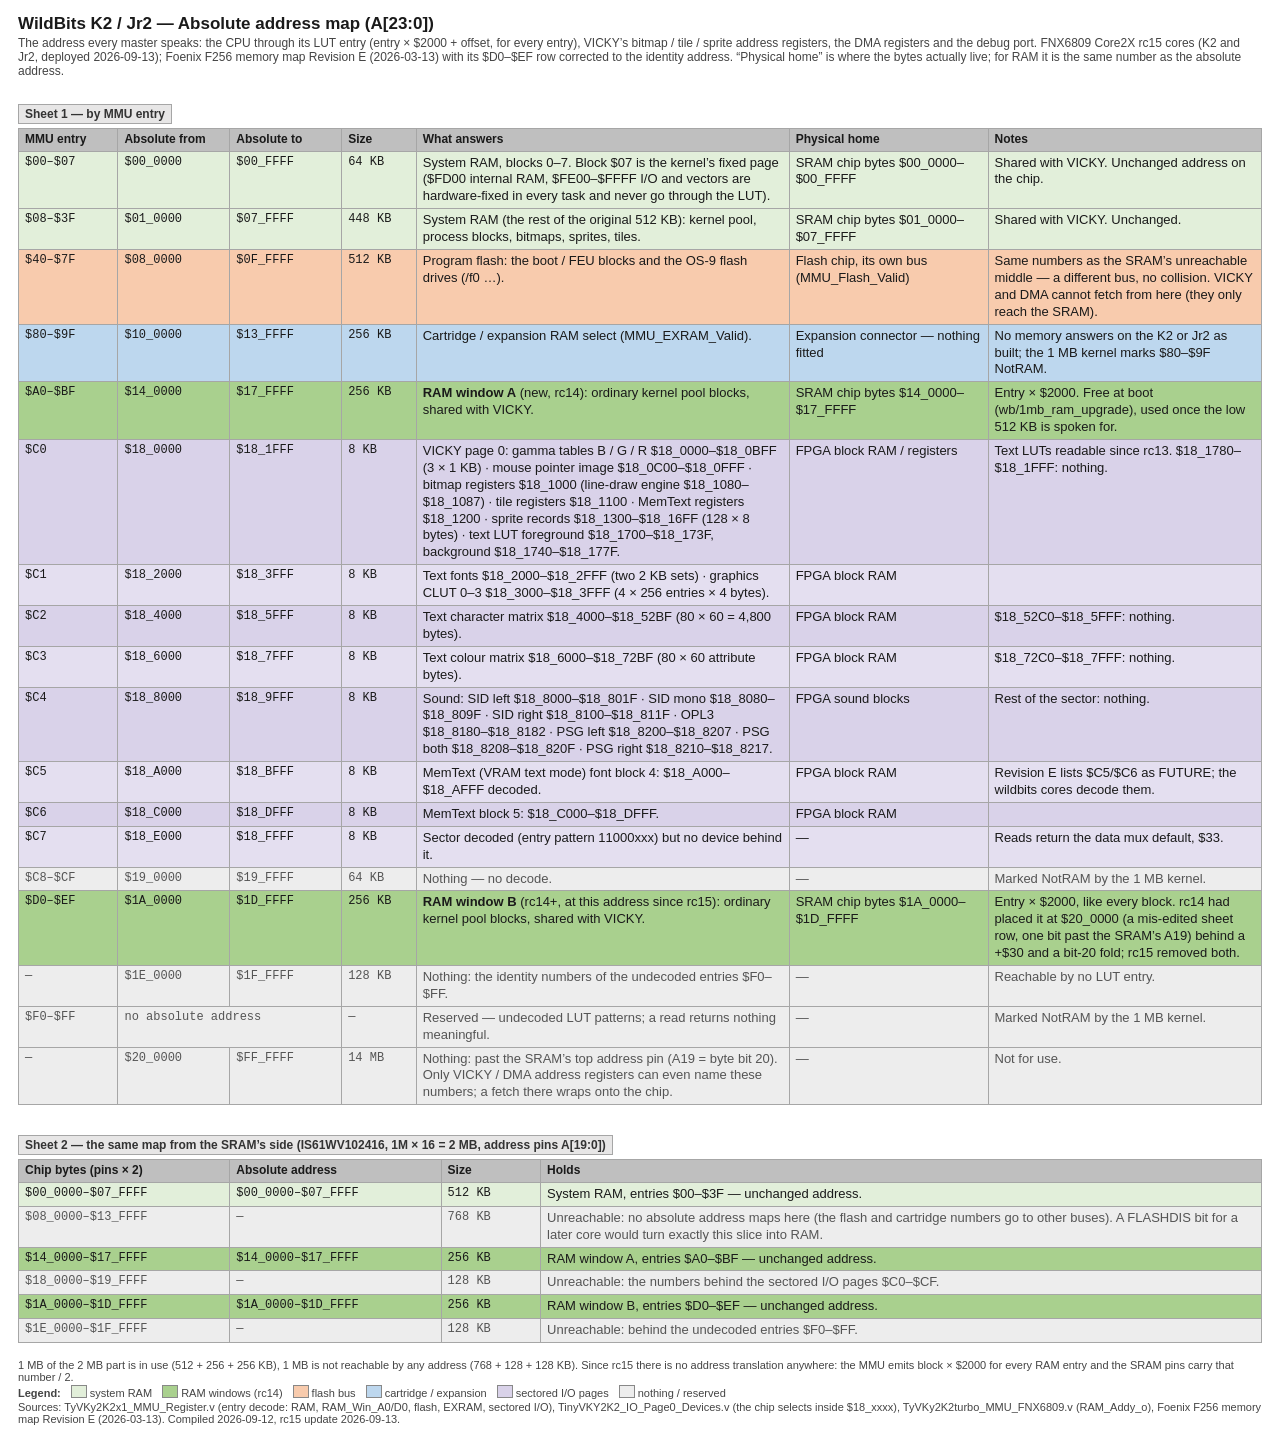
<file: Docs/vicky_absolute_map.html>
<!doctype html>
<html lang="en"><head><meta charset="utf-8"><meta name="viewport" content="width=device-width,initial-scale=1">
<title>WildBits Absolute Address Map</title>
<style>
  body{margin:0;background:#ffffff;color:#1a1a1a;font-family:Calibri,"Segoe UI",Arial,sans-serif;font-size:13px;padding:14px 18px 28px}
  h1{font-size:17px;margin:0 0 2px;font-weight:bold}
  .sub{margin:0 0 12px;color:#444;font-size:12px}
  table{border-collapse:collapse;width:100%;margin:0 0 16px;table-layout:fixed}
  th,td{border:1px solid #a6a6a6;padding:3px 6px;vertical-align:top;line-height:1.3;word-wrap:break-word}
  th{background:#bfbfbf;font-weight:bold;text-align:left;font-size:12px}
  td.m{font-family:Consolas,"Courier New",monospace;font-size:12px;white-space:nowrap}
  td.c{text-align:center}
  .ram{background:#e2efda}          /* system RAM */
  .win{background:#a9d08e}          /* the two new RAM windows */
  .flash{background:#f8cbad}        /* flash bus */
  .cart{background:#bdd7ee}         /* cartridge / expansion */
  .io{background:#d9d2e9}           /* sectored I/O pages */
  .io2{background:#e4dff0}
  .none{background:#ededed;color:#555}
  .sheet{font-size:12px;font-weight:bold;color:#333;margin:14px 0 4px;padding:2px 6px;background:#e7e6e6;border:1px solid #a6a6a6;display:inline-block}
  .foot{color:#444;font-size:11px;margin:2px 0}
  .lg span{display:inline-block;width:14px;height:11px;border:1px solid #888;vertical-align:-1px;margin:0 3px 0 10px}
</style></head><body>
<h1>WildBits K2 / Jr2 &mdash; Absolute address map (A[23:0])</h1>
<p class="sub">The address every master speaks: the CPU through its LUT entry (entry &times; $2000 + offset, for every entry), VICKY&rsquo;s bitmap / tile / sprite address registers, the DMA registers and the debug port. FNX6809 Core2X rc15 cores (K2 and Jr2, deployed 2026-09-13); Foenix F256 memory map Revision E (2026-03-13) with its $D0&ndash;$EF row corrected to the identity address. &ldquo;Physical home&rdquo; is where the bytes actually live; for RAM it is the same number as the absolute address.</p>

<div class="sheet">Sheet 1 &mdash; by MMU entry</div>
<table>
<colgroup><col style="width:8%"><col style="width:9%"><col style="width:9%"><col style="width:6%"><col style="width:30%"><col style="width:16%"><col style="width:22%"></colgroup>
<tr><th>MMU entry</th><th>Absolute from</th><th>Absolute to</th><th>Size</th><th>What answers</th><th>Physical home</th><th>Notes</th></tr>

<tr class="ram"><td class="m">$00&ndash;$07</td><td class="m">$00_0000</td><td class="m">$00_FFFF</td><td class="m">64 KB</td><td>System RAM, blocks 0&ndash;7. Block $07 is the kernel&rsquo;s fixed page ($FD00 internal RAM, $FE00&ndash;$FFFF I/O and vectors are hardware-fixed in every task and never go through the LUT).</td><td>SRAM chip bytes $00_0000&ndash;$00_FFFF</td><td>Shared with VICKY. Unchanged address on the chip.</td></tr>
<tr class="ram"><td class="m">$08&ndash;$3F</td><td class="m">$01_0000</td><td class="m">$07_FFFF</td><td class="m">448 KB</td><td>System RAM (the rest of the original 512 KB): kernel pool, process blocks, bitmaps, sprites, tiles.</td><td>SRAM chip bytes $01_0000&ndash;$07_FFFF</td><td>Shared with VICKY. Unchanged.</td></tr>

<tr class="flash"><td class="m">$40&ndash;$7F</td><td class="m">$08_0000</td><td class="m">$0F_FFFF</td><td class="m">512 KB</td><td>Program flash: the boot / FEU blocks and the OS-9 flash drives (/f0 &hellip;).</td><td>Flash chip, its own bus (MMU_Flash_Valid)</td><td>Same numbers as the SRAM&rsquo;s unreachable middle &mdash; a different bus, no collision. VICKY and DMA cannot fetch from here (they only reach the SRAM).</td></tr>

<tr class="cart"><td class="m">$80&ndash;$9F</td><td class="m">$10_0000</td><td class="m">$13_FFFF</td><td class="m">256 KB</td><td>Cartridge / expansion RAM select (MMU_EXRAM_Valid).</td><td>Expansion connector &mdash; nothing fitted</td><td>No memory answers on the K2 or Jr2 as built; the 1 MB kernel marks $80&ndash;$9F NotRAM.</td></tr>

<tr class="win"><td class="m">$A0&ndash;$BF</td><td class="m">$14_0000</td><td class="m">$17_FFFF</td><td class="m">256 KB</td><td><b>RAM window A</b> (new, rc14): ordinary kernel pool blocks, shared with VICKY.</td><td>SRAM chip bytes $14_0000&ndash;$17_FFFF</td><td>Entry &times; $2000. Free at boot (wb/1mb_ram_upgrade), used once the low 512 KB is spoken for.</td></tr>

<tr class="io"><td class="m">$C0</td><td class="m">$18_0000</td><td class="m">$18_1FFF</td><td class="m">8 KB</td><td>VICKY page 0: gamma tables B / G / R $18_0000&ndash;$18_0BFF (3 &times; 1 KB) &middot; mouse pointer image $18_0C00&ndash;$18_0FFF &middot; bitmap registers $18_1000 (line-draw engine $18_1080&ndash;$18_1087) &middot; tile registers $18_1100 &middot; MemText registers $18_1200 &middot; sprite records $18_1300&ndash;$18_16FF (128 &times; 8 bytes) &middot; text LUT foreground $18_1700&ndash;$18_173F, background $18_1740&ndash;$18_177F.</td><td>FPGA block RAM / registers</td><td>Text LUTs readable since rc13. $18_1780&ndash;$18_1FFF: nothing.</td></tr>
<tr class="io2"><td class="m">$C1</td><td class="m">$18_2000</td><td class="m">$18_3FFF</td><td class="m">8 KB</td><td>Text fonts $18_2000&ndash;$18_2FFF (two 2 KB sets) &middot; graphics CLUT 0&ndash;3 $18_3000&ndash;$18_3FFF (4 &times; 256 entries &times; 4 bytes).</td><td>FPGA block RAM</td><td></td></tr>
<tr class="io"><td class="m">$C2</td><td class="m">$18_4000</td><td class="m">$18_5FFF</td><td class="m">8 KB</td><td>Text character matrix $18_4000&ndash;$18_52BF (80 &times; 60 = 4,800 bytes).</td><td>FPGA block RAM</td><td>$18_52C0&ndash;$18_5FFF: nothing.</td></tr>
<tr class="io2"><td class="m">$C3</td><td class="m">$18_6000</td><td class="m">$18_7FFF</td><td class="m">8 KB</td><td>Text colour matrix $18_6000&ndash;$18_72BF (80 &times; 60 attribute bytes).</td><td>FPGA block RAM</td><td>$18_72C0&ndash;$18_7FFF: nothing.</td></tr>
<tr class="io"><td class="m">$C4</td><td class="m">$18_8000</td><td class="m">$18_9FFF</td><td class="m">8 KB</td><td>Sound: SID left $18_8000&ndash;$18_801F &middot; SID mono $18_8080&ndash;$18_809F &middot; SID right $18_8100&ndash;$18_811F &middot; OPL3 $18_8180&ndash;$18_8182 &middot; PSG left $18_8200&ndash;$18_8207 &middot; PSG both $18_8208&ndash;$18_820F &middot; PSG right $18_8210&ndash;$18_8217.</td><td>FPGA sound blocks</td><td>Rest of the sector: nothing.</td></tr>
<tr class="io2"><td class="m">$C5</td><td class="m">$18_A000</td><td class="m">$18_BFFF</td><td class="m">8 KB</td><td>MemText (VRAM text mode) font block 4: $18_A000&ndash;$18_AFFF decoded.</td><td>FPGA block RAM</td><td>Revision E lists $C5/$C6 as FUTURE; the wildbits cores decode them.</td></tr>
<tr class="io"><td class="m">$C6</td><td class="m">$18_C000</td><td class="m">$18_DFFF</td><td class="m">8 KB</td><td>MemText block 5: $18_C000&ndash;$18_DFFF.</td><td>FPGA block RAM</td><td></td></tr>
<tr class="io2"><td class="m">$C7</td><td class="m">$18_E000</td><td class="m">$18_FFFF</td><td class="m">8 KB</td><td>Sector decoded (entry pattern 11000xxx) but no device behind it.</td><td>&mdash;</td><td>Reads return the data mux default, $33.</td></tr>

<tr class="none"><td class="m">$C8&ndash;$CF</td><td class="m">$19_0000</td><td class="m">$19_FFFF</td><td class="m">64 KB</td><td>Nothing &mdash; no decode.</td><td>&mdash;</td><td>Marked NotRAM by the 1 MB kernel.</td></tr>
<tr class="win"><td class="m">$D0&ndash;$EF</td><td class="m">$1A_0000</td><td class="m">$1D_FFFF</td><td class="m">256 KB</td><td><b>RAM window B</b> (rc14+, at this address since rc15): ordinary kernel pool blocks, shared with VICKY.</td><td>SRAM chip bytes $1A_0000&ndash;$1D_FFFF</td><td>Entry &times; $2000, like every block. rc14 had placed it at $20_0000 (a mis-edited sheet row, one bit past the SRAM&rsquo;s A19) behind a +$30 and a bit-20 fold; rc15 removed both.</td></tr>
<tr class="none"><td class="m">&mdash;</td><td class="m">$1E_0000</td><td class="m">$1F_FFFF</td><td class="m">128 KB</td><td>Nothing: the identity numbers of the undecoded entries $F0&ndash;$FF.</td><td>&mdash;</td><td>Reachable by no LUT entry.</td></tr>


<tr class="none"><td class="m">$F0&ndash;$FF</td><td class="m" colspan="2">no absolute address</td><td class="m">&mdash;</td><td>Reserved &mdash; undecoded LUT patterns; a read returns nothing meaningful.</td><td>&mdash;</td><td>Marked NotRAM by the 1 MB kernel.</td></tr>
<tr class="none"><td class="m">&mdash;</td><td class="m">$20_0000</td><td class="m">$FF_FFFF</td><td class="m">14 MB</td><td>Nothing: past the SRAM&rsquo;s top address pin (A19 = byte bit 20). Only VICKY / DMA address registers can even name these numbers; a fetch there wraps onto the chip.</td><td>&mdash;</td><td>Not for use.</td></tr>
</table>

<div class="sheet">Sheet 2 &mdash; the same map from the SRAM&rsquo;s side (IS61WV102416, 1M &times; 16 = 2 MB, address pins A[19:0])</div>
<table>
<colgroup><col style="width:17%"><col style="width:17%"><col style="width:8%"><col style="width:58%"></colgroup>
<tr><th>Chip bytes (pins &times; 2)</th><th>Absolute address</th><th>Size</th><th>Holds</th></tr>
<tr class="ram"><td class="m">$00_0000&ndash;$07_FFFF</td><td class="m">$00_0000&ndash;$07_FFFF</td><td class="m">512 KB</td><td>System RAM, entries $00&ndash;$3F &mdash; unchanged address.</td></tr>
<tr class="none"><td class="m">$08_0000&ndash;$13_FFFF</td><td class="m">&mdash;</td><td class="m">768 KB</td><td>Unreachable: no absolute address maps here (the flash and cartridge numbers go to other buses). A FLASHDIS bit for a later core would turn exactly this slice into RAM.</td></tr>
<tr class="win"><td class="m">$14_0000&ndash;$17_FFFF</td><td class="m">$14_0000&ndash;$17_FFFF</td><td class="m">256 KB</td><td>RAM window A, entries $A0&ndash;$BF &mdash; unchanged address.</td></tr>
<tr class="none"><td class="m">$18_0000&ndash;$19_FFFF</td><td class="m">&mdash;</td><td class="m">128 KB</td><td>Unreachable: the numbers behind the sectored I/O pages $C0&ndash;$CF.</td></tr>
<tr class="win"><td class="m">$1A_0000&ndash;$1D_FFFF</td><td class="m">$1A_0000&ndash;$1D_FFFF</td><td class="m">256 KB</td><td>RAM window B, entries $D0&ndash;$EF &mdash; unchanged address.</td></tr>
<tr class="none"><td class="m">$1E_0000&ndash;$1F_FFFF</td><td class="m">&mdash;</td><td class="m">128 KB</td><td>Unreachable: behind the undecoded entries $F0&ndash;$FF.</td></tr>
</table>
<p class="foot">1 MB of the 2 MB part is in use (512 + 256 + 256 KB), 1 MB is not reachable by any address (768 + 128 + 128 KB). Since rc15 there is no address translation anywhere: the MMU emits block &times; $2000 for every RAM entry and the SRAM pins carry that number / 2.</p>

<p class="foot lg"><b>Legend:</b><span class="ram"></span>system RAM<span class="win"></span>RAM windows (rc14)<span class="flash"></span>flash bus<span class="cart"></span>cartridge / expansion<span class="io"></span>sectored I/O pages<span class="none"></span>nothing / reserved</p>
<p class="foot">Sources: TyVKy2K2x1_MMU_Register.v (entry decode: RAM, RAM_Win_A0/D0, flash, EXRAM, sectored I/O), TinyVKY2K2_IO_Page0_Devices.v (the chip selects inside $18_xxxx), TyVKy2K2turbo_MMU_FNX6809.v (RAM_Addy_o), Foenix F256 memory map Revision E (2026-03-13). Compiled 2026-09-12, rc15 update 2026-09-13.</p>
</body></html>
</file>
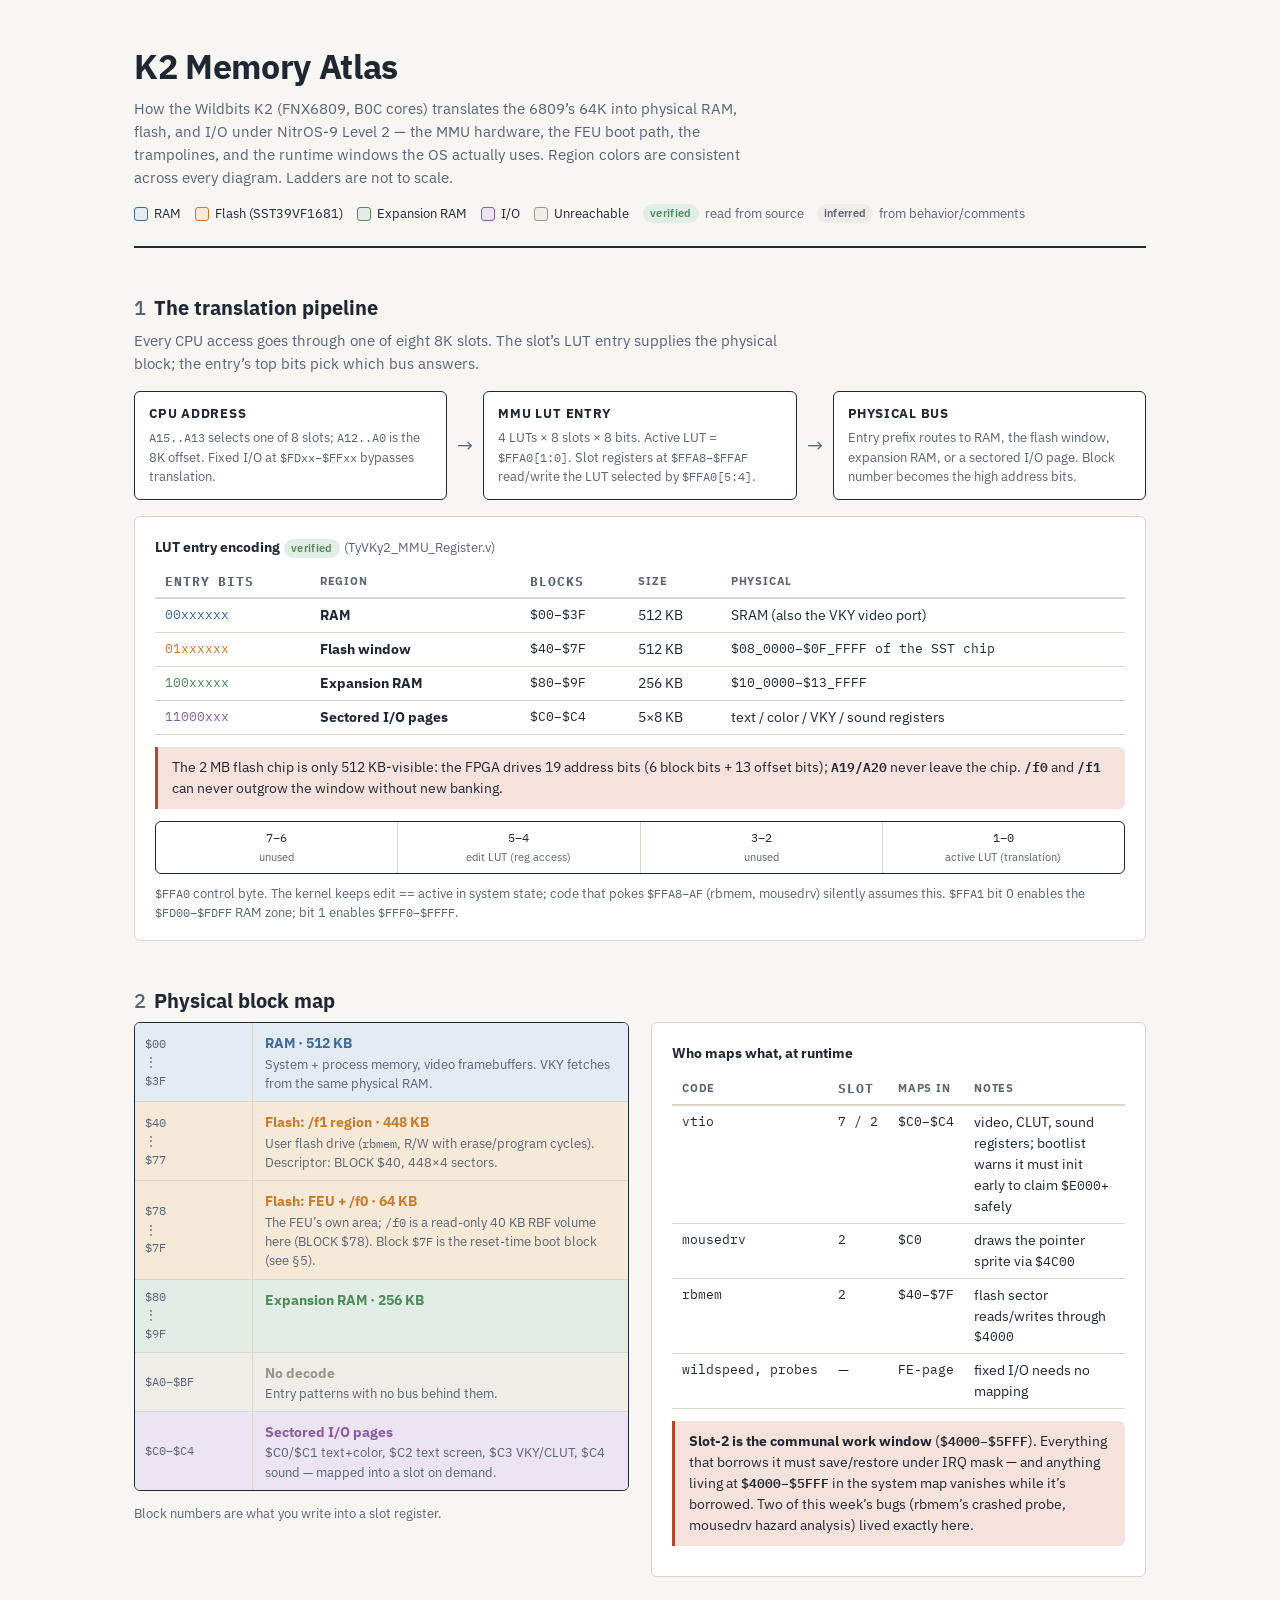
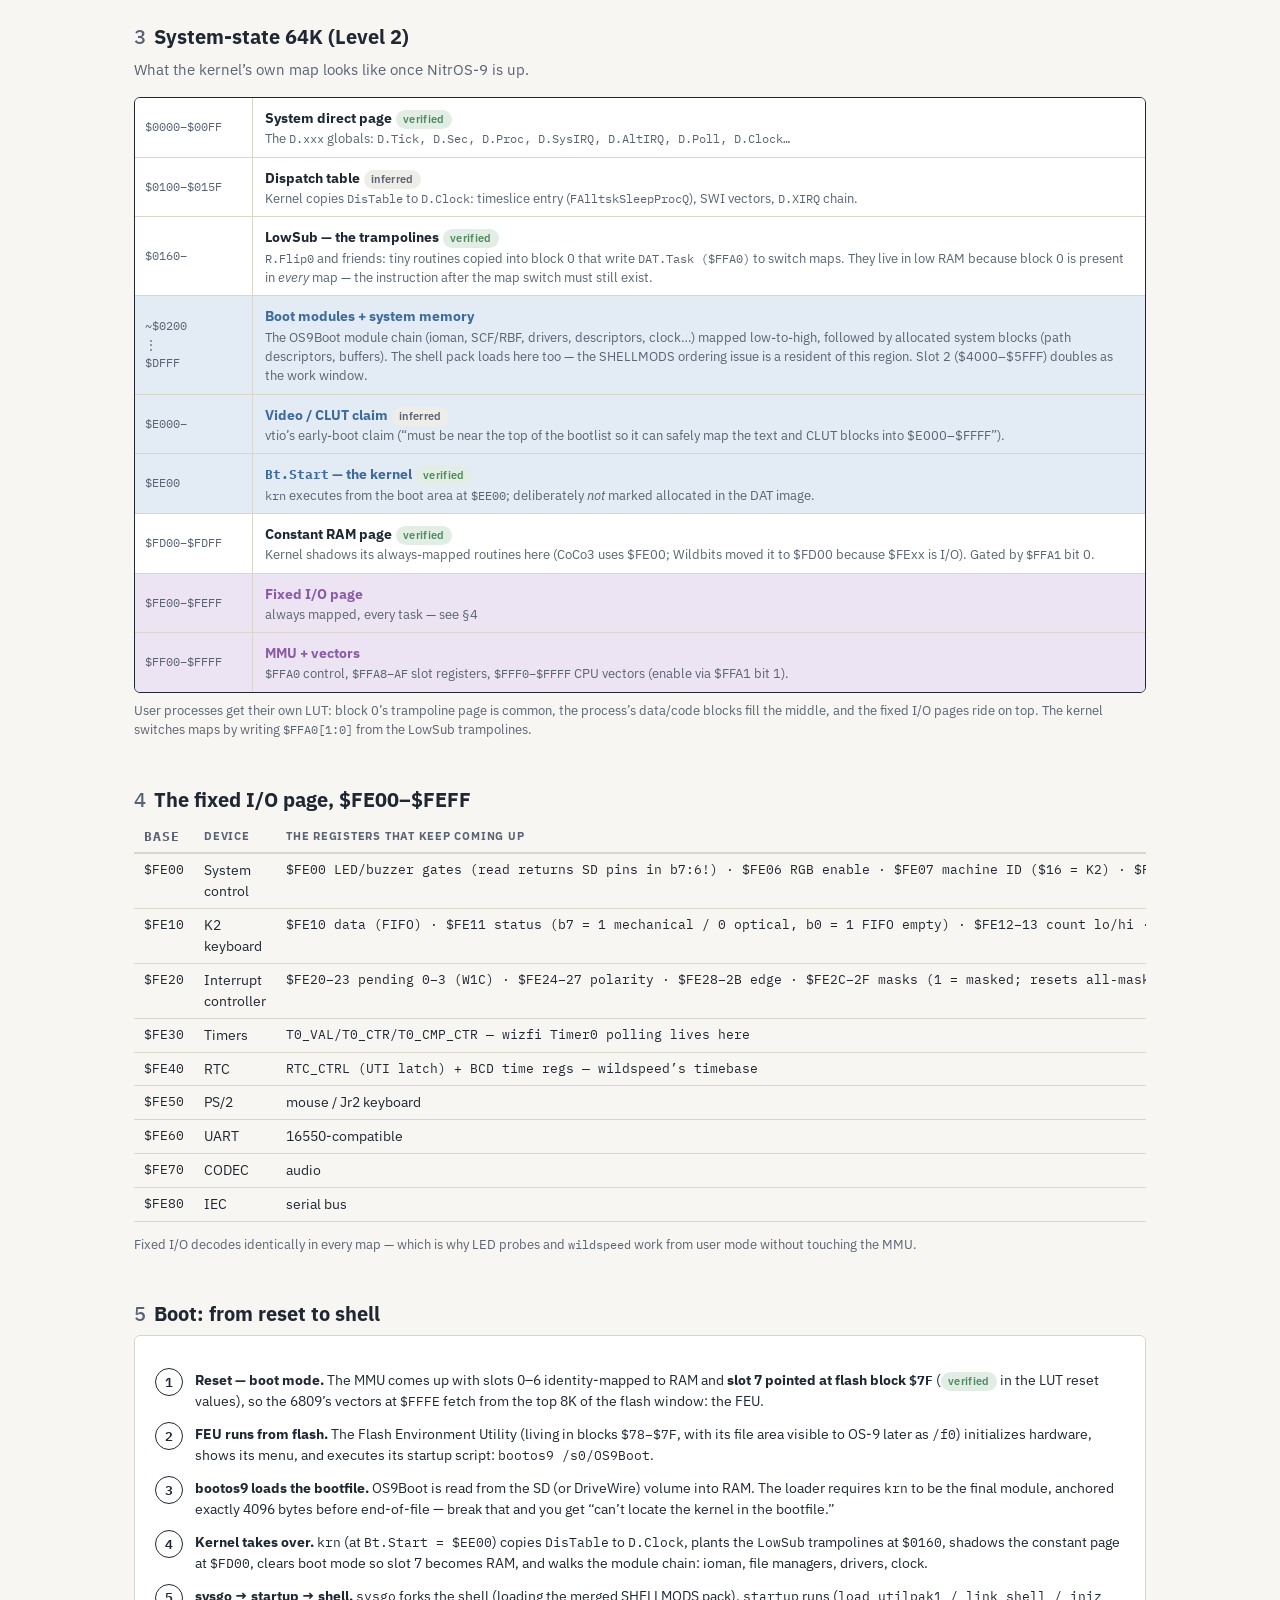
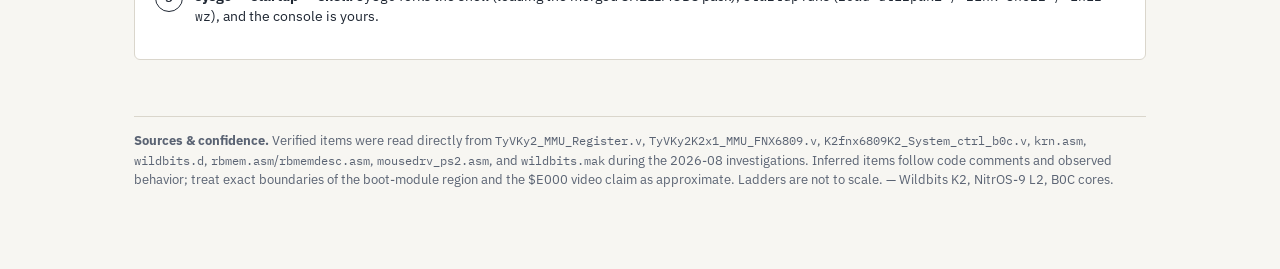
<file: Docs/Wildbits K2 Memory Atlas.htm>
<!DOCTYPE html>
<html lang="en">
<head>
<meta charset="utf-8">
<meta name="viewport" content="width=device-width, initial-scale=1">
<title>K2 Memory Atlas</title>
<link rel="stylesheet" href="https://fonts.googleapis.com/css2?family=IBM+Plex+Mono:wght@400;500;600&family=IBM+Plex+Sans:wght@400;600;700&display=swap">
</head>
<body>
<style>
:root{
  --bg:#F7F6F2; --ink:#1F2733; --ink-2:#5A6373; --line:#DAD6CC; --card:#FFFFFF;
  --ram:#3E6B9E; --ram-bg:#E3EBF4; --flash:#C97B2D; --flash-bg:#F6E9D8;
  --exram:#4E8A5C; --exram-bg:#E2EEE5; --io:#8A5CA8; --io-bg:#EDE4F3;
  --dead:#9A958A; --dead-bg:#EFEDE7; --warn:#B3462E; --warn-bg:#F6E2DC;
  --mono:'IBM Plex Mono',ui-monospace,Consolas,monospace;
  --sans:'IBM Plex Sans',system-ui,Segoe UI,sans-serif;
}
@media (prefers-color-scheme: dark){
  :root:not([data-theme="light"]){
    --bg:#15181D; --ink:#E4E1D8; --ink-2:#9AA1AD; --line:#31363F; --card:#1C2027;
    --ram:#7FA8D4; --ram-bg:#22303F; --flash:#E0A05B; --flash-bg:#3A2D1D;
    --exram:#83BC92; --exram-bg:#203225; --io:#B893D3; --io-bg:#32273D;
    --dead:#767268; --dead-bg:#232219; --warn:#E07B5F; --warn-bg:#3B241D;
  }
}
:root[data-theme="dark"]{
  --bg:#15181D; --ink:#E4E1D8; --ink-2:#9AA1AD; --line:#31363F; --card:#1C2027;
  --ram:#7FA8D4; --ram-bg:#22303F; --flash:#E0A05B; --flash-bg:#3A2D1D;
  --exram:#83BC92; --exram-bg:#203225; --io:#B893D3; --io-bg:#32273D;
  --dead:#767268; --dead-bg:#232219; --warn:#E07B5F; --warn-bg:#3B241D;
}
*{box-sizing:border-box}
body{margin:0;background:var(--bg);color:var(--ink);font-family:var(--sans);line-height:1.55;font-size:15px}
.wrap{max-width:1060px;margin:0 auto;padding:40px 24px 80px}
header{border-bottom:2px solid var(--ink);padding-bottom:18px;margin-bottom:8px}
h1{font-size:34px;margin:0 0 4px;letter-spacing:-.01em}
.sub{color:var(--ink-2);max-width:68ch;margin:0}
h2{font-size:20px;margin:44px 0 6px;text-wrap:balance}
h2 .no{font-family:var(--mono);color:var(--ink-2);font-weight:500;margin-right:8px}
.lede{color:var(--ink-2);max-width:72ch;margin:0 0 16px}
code,.m{font-family:var(--mono);font-size:.93em}
.card{background:var(--card);border:1px solid var(--line);border-radius:6px;padding:18px 20px}
.legend{display:flex;flex-wrap:wrap;gap:14px;margin:14px 0 4px;font-size:13px}
.legend span{display:inline-flex;align-items:center;gap:6px}
.sw{width:14px;height:14px;border-radius:3px;display:inline-block;border:1px solid var(--line)}
.note{font-size:12.5px;color:var(--ink-2)}
.warncall{background:var(--warn-bg);border-left:3px solid var(--warn);padding:10px 14px;border-radius:0 6px 6px 0;margin:12px 0;font-size:13.5px}
.warncall .m{font-weight:600}
table{border-collapse:collapse;width:100%;font-size:13.5px;font-variant-numeric:tabular-nums}
th{text-align:left;font-size:11px;text-transform:uppercase;letter-spacing:.07em;color:var(--ink-2);border-bottom:2px solid var(--line);padding:6px 10px}
td{border-bottom:1px solid var(--line);padding:6px 10px;vertical-align:top}
td.m,th.m{font-family:var(--mono);white-space:nowrap}
.scroll{overflow-x:auto}
/* pipeline */
.pipe{display:flex;align-items:stretch;gap:0;flex-wrap:wrap;margin:16px 0}
.pipe .stage{flex:1 1 180px;min-width:180px;background:var(--card);border:1.5px solid var(--ink);border-radius:6px;padding:12px 14px}
.pipe .stage h4{margin:0 0 4px;font-size:13px;text-transform:uppercase;letter-spacing:.06em}
.pipe .stage p{margin:0;font-size:12.5px;color:var(--ink-2)}
.pipe .arrow{align-self:center;padding:0 10px;font-size:20px;color:var(--ink-2)}
/* memory ladders */
.ladder{display:flex;flex-direction:column;border:1.5px solid var(--ink);border-radius:6px;overflow:hidden}
.seg{display:flex;align-items:stretch;border-top:1px solid var(--line)}
.seg:first-child{border-top:none}
.seg .addr{font-family:var(--mono);font-size:12px;width:118px;flex:0 0 118px;padding:8px 10px;border-right:1px solid var(--line);color:var(--ink-2);display:flex;flex-direction:column;justify-content:center}
.seg .body{flex:1;padding:8px 12px}
.seg .body b{font-size:13.5px}
.seg .body .d{font-size:12.5px;color:var(--ink-2)}
.seg.ram{background:var(--ram-bg)} .seg.ram b{color:var(--ram)}
.seg.flash{background:var(--flash-bg)} .seg.flash b{color:var(--flash)}
.seg.exram{background:var(--exram-bg)} .seg.exram b{color:var(--exram)}
.seg.io{background:var(--io-bg)} .seg.io b{color:var(--io)}
.seg.dead{background:var(--dead-bg)} .seg.dead b{color:var(--dead)}
.seg.plain{background:var(--card)}
.tall{min-height:74px}.mid{min-height:54px}
.cols{display:grid;grid-template-columns:1fr 1fr;gap:22px}
@media (max-width:820px){.cols{grid-template-columns:1fr}}
/* bit box */
.bits{display:flex;border:1.5px solid var(--ink);border-radius:6px;overflow:hidden;font-family:var(--mono);font-size:12px;text-align:center;margin:10px 0}
.bits div{flex:1;padding:7px 4px;border-left:1px solid var(--line)}
.bits div:first-child{border-left:none}
.bits .lab{display:block;font-family:var(--sans);font-size:10.5px;color:var(--ink-2);margin-top:2px}
.tagv{display:inline-block;padding:1px 7px;border-radius:10px;font-size:11px;font-weight:600;letter-spacing:.03em}
.tv{background:var(--exram-bg);color:var(--exram)}
.ti{background:var(--dead-bg);color:var(--ink-2)}
footer{margin-top:56px;border-top:1px solid var(--line);padding-top:14px;font-size:12.5px;color:var(--ink-2)}
.steps{counter-reset:s;display:flex;flex-direction:column;gap:10px;margin:14px 0}
.step{display:flex;gap:12px}
.step::before{counter-increment:s;content:counter(s);font-family:var(--mono);font-weight:600;flex:0 0 26px;height:26px;border:1.5px solid var(--ink);border-radius:50%;display:flex;align-items:center;justify-content:center;font-size:13px}
.step p{margin:2px 0 0;font-size:13.5px}
</style>

<div class="wrap">
<header>
  <h1>K2 Memory Atlas</h1>
  <p class="sub">How the Wildbits K2 (FNX6809, B0C cores) translates the 6809&rsquo;s 64K into
  physical RAM, flash, and I/O under NitrOS-9 Level 2 &mdash; the MMU hardware, the FEU boot path,
  the trampolines, and the runtime windows the OS actually uses. Region colors are consistent
  across every diagram. Ladders are not to scale.</p>
  <div class="legend">
    <span><i class="sw" style="background:var(--ram-bg);border-color:var(--ram)"></i>RAM</span>
    <span><i class="sw" style="background:var(--flash-bg);border-color:var(--flash)"></i>Flash (SST39VF1681)</span>
    <span><i class="sw" style="background:var(--exram-bg);border-color:var(--exram)"></i>Expansion RAM</span>
    <span><i class="sw" style="background:var(--io-bg);border-color:var(--io)"></i>I/O</span>
    <span><i class="sw" style="background:var(--dead-bg);border-color:var(--dead)"></i>Unreachable</span>
    <span class="note"><span class="tagv tv">verified</span> read from source&ensp;<span class="tagv ti">inferred</span> from behavior/comments</span>
  </div>
</header>

<h2><span class="no">1</span>The translation pipeline</h2>
<p class="lede">Every CPU access goes through one of eight 8K slots. The slot&rsquo;s LUT entry
supplies the physical block; the entry&rsquo;s top bits pick which bus answers.</p>
<div class="pipe">
  <div class="stage"><h4>CPU address</h4><p><span class="m">A15..A13</span> selects one of 8 slots;
  <span class="m">A12..A0</span> is the 8K offset. Fixed I/O at <span class="m">$FDxx&ndash;$FFxx</span> bypasses translation.</p></div>
  <div class="arrow">&rarr;</div>
  <div class="stage"><h4>MMU LUT entry</h4><p>4 LUTs &times; 8 slots &times; 8 bits. Active LUT =
  <span class="m">$FFA0[1:0]</span>. Slot registers at <span class="m">$FFA8&ndash;$FFAF</span> read/write the LUT
  selected by <span class="m">$FFA0[5:4]</span>.</p></div>
  <div class="arrow">&rarr;</div>
  <div class="stage"><h4>Physical bus</h4><p>Entry prefix routes to RAM, the flash window,
  expansion RAM, or a sectored I/O page. Block number becomes the high address bits.</p></div>
</div>

<div class="card">
  <b style="font-size:13.5px">LUT entry encoding</b> <span class="tagv tv">verified</span>
  <span class="note">(TyVKy2_MMU_Register.v)</span>
  <div class="scroll"><table style="margin-top:8px">
    <tr><th class="m">entry bits</th><th>region</th><th class="m">blocks</th><th>size</th><th>physical</th></tr>
    <tr><td class="m" style="color:var(--ram)">00xxxxxx</td><td><b>RAM</b></td><td class="m">$00&ndash;$3F</td><td>512&nbsp;KB</td><td>SRAM (also the VKY video port)</td></tr>
    <tr><td class="m" style="color:var(--flash)">01xxxxxx</td><td><b>Flash window</b></td><td class="m">$40&ndash;$7F</td><td>512&nbsp;KB</td><td class="m">$08_0000&ndash;$0F_FFFF of the SST chip</td></tr>
    <tr><td class="m" style="color:var(--exram)">100xxxxx</td><td><b>Expansion RAM</b></td><td class="m">$80&ndash;$9F</td><td>256&nbsp;KB</td><td class="m">$10_0000&ndash;$13_FFFF</td></tr>
    <tr><td class="m" style="color:var(--io)">11000xxx</td><td><b>Sectored I/O pages</b></td><td class="m">$C0&ndash;$C4</td><td>5&times;8&nbsp;KB</td><td>text / color / VKY / sound registers</td></tr>
  </table></div>
  <div class="warncall">The 2&nbsp;MB flash chip is only 512&nbsp;KB-visible: the FPGA drives
  19 address bits (6 block bits + 13 offset bits); <span class="m">A19/A20</span> never leave the chip.
  <span class="m">/f0</span> and <span class="m">/f1</span> can never outgrow the window without new banking.</div>
  <div class="bits">
    <div>7&ndash;6<span class="lab">unused</span></div>
    <div>5&ndash;4<span class="lab">edit LUT (reg access)</span></div>
    <div>3&ndash;2<span class="lab">unused</span></div>
    <div>1&ndash;0<span class="lab">active LUT (translation)</span></div>
  </div>
  <p class="note" style="margin:2px 0 0"><span class="m">$FFA0</span> control byte. The kernel keeps
  edit == active in system state; code that pokes <span class="m">$FFA8&ndash;AF</span> (rbmem, mousedrv)
  silently assumes this. <span class="m">$FFA1</span> bit&nbsp;0 enables the <span class="m">$FD00&ndash;$FDFF</span> RAM
  zone; bit&nbsp;1 enables <span class="m">$FFF0&ndash;$FFFF</span>.</p>
</div>

<h2><span class="no">2</span>Physical block map</h2>
<div class="cols">
  <div>
    <div class="ladder">
      <div class="seg ram tall"><div class="addr">$00<br>&vellip;<br>$3F</div>
        <div class="body"><b>RAM &middot; 512 KB</b>
        <div class="d">System + process memory, video framebuffers. VKY fetches from the same physical RAM.</div></div></div>
      <div class="seg flash"><div class="addr">$40<br>&vellip;<br>$77</div>
        <div class="body"><b>Flash: /f1 region &middot; 448 KB</b>
        <div class="d">User flash drive (<span class="m">rbmem</span>, R/W with erase/program cycles). Descriptor: BLOCK $40, 448&times;4 sectors.</div></div></div>
      <div class="seg flash"><div class="addr">$78<br>&vellip;<br>$7F</div>
        <div class="body"><b>Flash: FEU + /f0 &middot; 64 KB</b>
        <div class="d">The FEU&rsquo;s own area; <span class="m">/f0</span> is a read-only 40&nbsp;KB RBF volume here (BLOCK $78).
        Block <span class="m">$7F</span> is the reset-time boot block (see &sect;5).</div></div></div>
      <div class="seg exram mid"><div class="addr">$80<br>&vellip;<br>$9F</div>
        <div class="body"><b>Expansion RAM &middot; 256 KB</b></div></div>
      <div class="seg dead"><div class="addr">$A0&ndash;$BF</div>
        <div class="body"><b>No decode</b><div class="d">Entry patterns with no bus behind them.</div></div></div>
      <div class="seg io"><div class="addr">$C0&ndash;$C4</div>
        <div class="body"><b>Sectored I/O pages</b>
        <div class="d">$C0/$C1 text+color, $C2 text screen, $C3 VKY/CLUT, $C4 sound &mdash; mapped into a slot on demand.</div></div></div>
    </div>
    <p class="note">Block numbers are what you write into a slot register.</p>
  </div>
  <div>
    <div class="card">
      <b style="font-size:13.5px">Who maps what, at runtime</b>
      <div class="scroll"><table style="margin-top:8px">
        <tr><th>Code</th><th class="m">slot</th><th>maps in</th><th>Notes</th></tr>
        <tr><td class="m">vtio</td><td class="m">7 / 2</td><td class="m">$C0&ndash;$C4</td><td>video, CLUT, sound registers; bootlist warns it must init early to claim <span class="m">$E000+</span> safely</td></tr>
        <tr><td class="m">mousedrv</td><td class="m">2</td><td class="m">$C0</td><td>draws the pointer sprite via <span class="m">$4C00</span></td></tr>
        <tr><td class="m">rbmem</td><td class="m">2</td><td class="m">$40&ndash;$7F</td><td>flash sector reads/writes through <span class="m">$4000</span></td></tr>
        <tr><td class="m">wildspeed, probes</td><td>&mdash;</td><td class="m">FE-page</td><td>fixed I/O needs no mapping</td></tr>
      </table></div>
      <div class="warncall"><b>Slot-2 is the communal work window</b> (<span class="m">$4000&ndash;$5FFF</span>).
      Everything that borrows it must save/restore under IRQ mask &mdash; and anything living at
      <span class="m">$4000&ndash;$5FFF</span> in the system map vanishes while it&rsquo;s borrowed. Two of this
      week&rsquo;s bugs (rbmem&rsquo;s crashed probe, mousedrv hazard analysis) lived exactly here.</div>
    </div>
  </div>
</div>

<h2><span class="no">3</span>System-state 64K (Level 2)</h2>
<p class="lede">What the kernel&rsquo;s own map looks like once NitrOS-9 is up.</p>
<div class="ladder">
  <div class="seg plain"><div class="addr">$0000&ndash;$00FF</div>
    <div class="body"><b>System direct page</b> <span class="tagv tv">verified</span>
    <div class="d">The <span class="m">D.xxx</span> globals: <span class="m">D.Tick, D.Sec, D.Proc, D.SysIRQ, D.AltIRQ, D.Poll, D.Clock&hellip;</span></div></div></div>
  <div class="seg plain"><div class="addr">$0100&ndash;$015F</div>
    <div class="body"><b>Dispatch table</b> <span class="tagv ti">inferred</span>
    <div class="d">Kernel copies <span class="m">DisTable</span> to <span class="m">D.Clock</span>: timeslice entry
    (<span class="m">FAlltskSleepProcQ</span>), SWI vectors, <span class="m">D.XIRQ</span> chain.</div></div></div>
  <div class="seg plain"><div class="addr">$0160&ndash;</div>
    <div class="body"><b>LowSub &mdash; the trampolines</b> <span class="tagv tv">verified</span>
    <div class="d"><span class="m">R.Flip0</span> and friends: tiny routines copied into block&nbsp;0 that write
    <span class="m">DAT.Task ($FFA0)</span> to switch maps. They live in low RAM because block&nbsp;0 is present in
    <em>every</em> map &mdash; the instruction after the map switch must still exist.</div></div></div>
  <div class="seg ram tall"><div class="addr">~$0200<br>&vellip;<br>$DFFF</div>
    <div class="body"><b>Boot modules + system memory</b>
    <div class="d">The OS9Boot module chain (ioman, SCF/RBF, drivers, descriptors, clock&hellip;) mapped low-to-high,
    followed by allocated system blocks (path descriptors, buffers). The shell pack loads here too &mdash;
    the SHELLMODS ordering issue is a resident of this region. Slot&nbsp;2 ($4000&ndash;$5FFF) doubles as the work window.</div></div></div>
  <div class="seg ram"><div class="addr">$E000&ndash;</div>
    <div class="body"><b>Video / CLUT claim</b> <span class="tagv ti">inferred</span>
    <div class="d">vtio&rsquo;s early-boot claim (&ldquo;must be near the top of the bootlist so it can safely map
    the text and CLUT blocks into $E000&ndash;$FFFF&rdquo;).</div></div></div>
  <div class="seg ram"><div class="addr">$EE00</div>
    <div class="body"><b><span class="m">Bt.Start</span> &mdash; the kernel</b> <span class="tagv tv">verified</span>
    <div class="d"><span class="m">krn</span> executes from the boot area at <span class="m">$EE00</span>; deliberately
    <em>not</em> marked allocated in the DAT image.</div></div></div>
  <div class="seg plain"><div class="addr">$FD00&ndash;$FDFF</div>
    <div class="body"><b>Constant RAM page</b> <span class="tagv tv">verified</span>
    <div class="d">Kernel shadows its always-mapped routines here (CoCo3 uses $FE00; Wildbits moved it to $FD00
    because $FExx is I/O). Gated by <span class="m">$FFA1</span> bit&nbsp;0.</div></div></div>
  <div class="seg io"><div class="addr">$FE00&ndash;$FEFF</div>
    <div class="body"><b>Fixed I/O page</b> <div class="d">always mapped, every task &mdash; see &sect;4</div></div></div>
  <div class="seg io"><div class="addr">$FF00&ndash;$FFFF</div>
    <div class="body"><b>MMU + vectors</b>
    <div class="d"><span class="m">$FFA0</span> control, <span class="m">$FFA8&ndash;AF</span> slot registers,
    <span class="m">$FFF0&ndash;$FFFF</span> CPU vectors (enable via $FFA1 bit&nbsp;1).</div></div></div>
</div>
<p class="note" style="margin-top:8px">User processes get their own LUT: block&nbsp;0&rsquo;s trampoline page
is common, the process&rsquo;s data/code blocks fill the middle, and the fixed I/O pages ride on top. The kernel
switches maps by writing <span class="m">$FFA0[1:0]</span> from the LowSub trampolines.</p>

<h2><span class="no">4</span>The fixed I/O page, $FE00&ndash;$FEFF</h2>
<div class="scroll"><table class="fixedio">
  <tr><th class="m">base</th><th>device</th><th>the registers that keep coming up</th></tr>
  <tr><td class="m">$FE00</td><td>System control</td><td class="m">$FE00 LED/buzzer gates (read returns SD pins in b7:6!) &middot; $FE06 RGB enable &middot; $FE07 machine ID ($16 = K2) &middot; $FE07&ndash;0F LED colors</td></tr>
  <tr><td class="m">$FE10</td><td>K2 keyboard</td><td class="m">$FE10 data (FIFO) &middot; $FE11 status (b7 = 1 mechanical / 0 optical, b0 = 1 FIFO empty) &middot; $FE12&ndash;13 count lo/hi &middot; <b>typematic (rc8+)</b>: $FE14 initial delay, $FE15 repeat period, both in 60&nbsp;Hz frames (reset 30 = 500&nbsp;ms, 5 = 12&nbsp;cps); $FE16 b0 = 1 enables hardware key repeat (reset 0 = off, so older disks see stock behavior); all three read back. Write-then-readback of $FE14 is the core-support probe keydrv uses at Init; a hardware reset (wbreset, button, power) clears $FE16, a software restart does not</td></tr>
  <tr><td class="m">$FE20</td><td>Interrupt controller</td><td class="m">$FE20&ndash;23 pending 0&ndash;3 (W1C) &middot; $FE24&ndash;27 polarity &middot; $FE28&ndash;2B edge &middot; $FE2C&ndash;2F masks (1 = masked; resets all-masked)</td></tr>
  <tr><td class="m">$FE30</td><td>Timers</td><td class="m">T0_VAL/T0_CTR/T0_CMP_CTR &mdash; wizfi Timer0 polling lives here</td></tr>
  <tr><td class="m">$FE40</td><td>RTC</td><td class="m">RTC_CTRL (UTI latch) + BCD time regs &mdash; wildspeed&rsquo;s timebase</td></tr>
  <tr><td class="m">$FE50</td><td>PS/2</td><td>mouse / Jr2 keyboard</td></tr>
  <tr><td class="m">$FE60</td><td>UART</td><td>16550-compatible</td></tr>
  <tr><td class="m">$FE70</td><td>CODEC</td><td>audio</td></tr>
  <tr><td class="m">$FE80</td><td>IEC</td><td>serial bus</td></tr>
</table></div>
<p class="note">Fixed I/O decodes identically in every map &mdash; which is why LED probes and
<span class="m">wildspeed</span> work from user mode without touching the MMU.</p>

<h2><span class="no">5</span>Boot: from reset to shell</h2>
<div class="card">
<div class="steps">
  <div class="step"><p><b>Reset &mdash; boot mode.</b> The MMU comes up with slots 0&ndash;6 identity-mapped to RAM
  and <b>slot&nbsp;7 pointed at flash block <span class="m">$7F</span></b> (<span class="tagv tv">verified</span> in the LUT reset values),
  so the 6809&rsquo;s vectors at <span class="m">$FFFE</span> fetch from the top 8K of the flash window: the FEU.</p></div>
  <div class="step"><p><b>FEU runs from flash.</b> The Flash Environment Utility (living in blocks
  <span class="m">$78&ndash;$7F</span>, with its file area visible to OS-9 later as <span class="m">/f0</span>) initializes
  hardware, shows its menu, and executes its startup script: <span class="m">bootos9 /s0/OS9Boot</span>.</p></div>
  <div class="step"><p><b>bootos9 loads the bootfile.</b> OS9Boot is read from the SD (or DriveWire) volume
  into RAM. The loader requires <span class="m">krn</span> to be the final module, anchored exactly 4096 bytes
  before end-of-file &mdash; break that and you get &ldquo;can&rsquo;t locate the kernel in the bootfile.&rdquo;</p></div>
  <div class="step"><p><b>Kernel takes over.</b> <span class="m">krn</span> (at <span class="m">Bt.Start = $EE00</span>) copies
  <span class="m">DisTable</span> to <span class="m">D.Clock</span>, plants the <span class="m">LowSub</span> trampolines at
  <span class="m">$0160</span>, shadows the constant page at <span class="m">$FD00</span>, clears boot mode so slot&nbsp;7
  becomes RAM, and walks the module chain: ioman, file managers, drivers, clock.</p></div>
  <div class="step"><p><b>sysgo &rarr; startup &rarr; shell.</b> <span class="m">sysgo</span> forks the shell
  (loading the merged SHELLMODS pack), <span class="m">startup</span> runs
  (<span class="m">load utilpak1 / link shell / iniz wz</span>), and the console is yours.</p></div>
</div>
</div>

<footer>
  <b>Sources &amp; confidence.</b> Verified items were read directly from
  <span class="m">TyVKy2_MMU_Register.v</span>, <span class="m">TyVKy2K2x1_MMU_FNX6809.v</span>,
  <span class="m">K2fnx6809K2_System_ctrl_b0c.v</span>, <span class="m">krn.asm</span>,
  <span class="m">wildbits.d</span>, <span class="m">rbmem.asm</span>/<span class="m">rbmemdesc.asm</span>,
  <span class="m">mousedrv_ps2.asm</span>, and <span class="m">wildbits.mak</span> during the 2026-08
  investigations. Inferred items follow code comments and observed behavior; treat exact boundaries
  of the boot-module region and the $E000 video claim as approximate. Ladders are not to scale.
  &mdash; Wildbits K2, NitrOS-9 L2, B0C cores.
</footer>
</div>

</body>
</html>
</file>
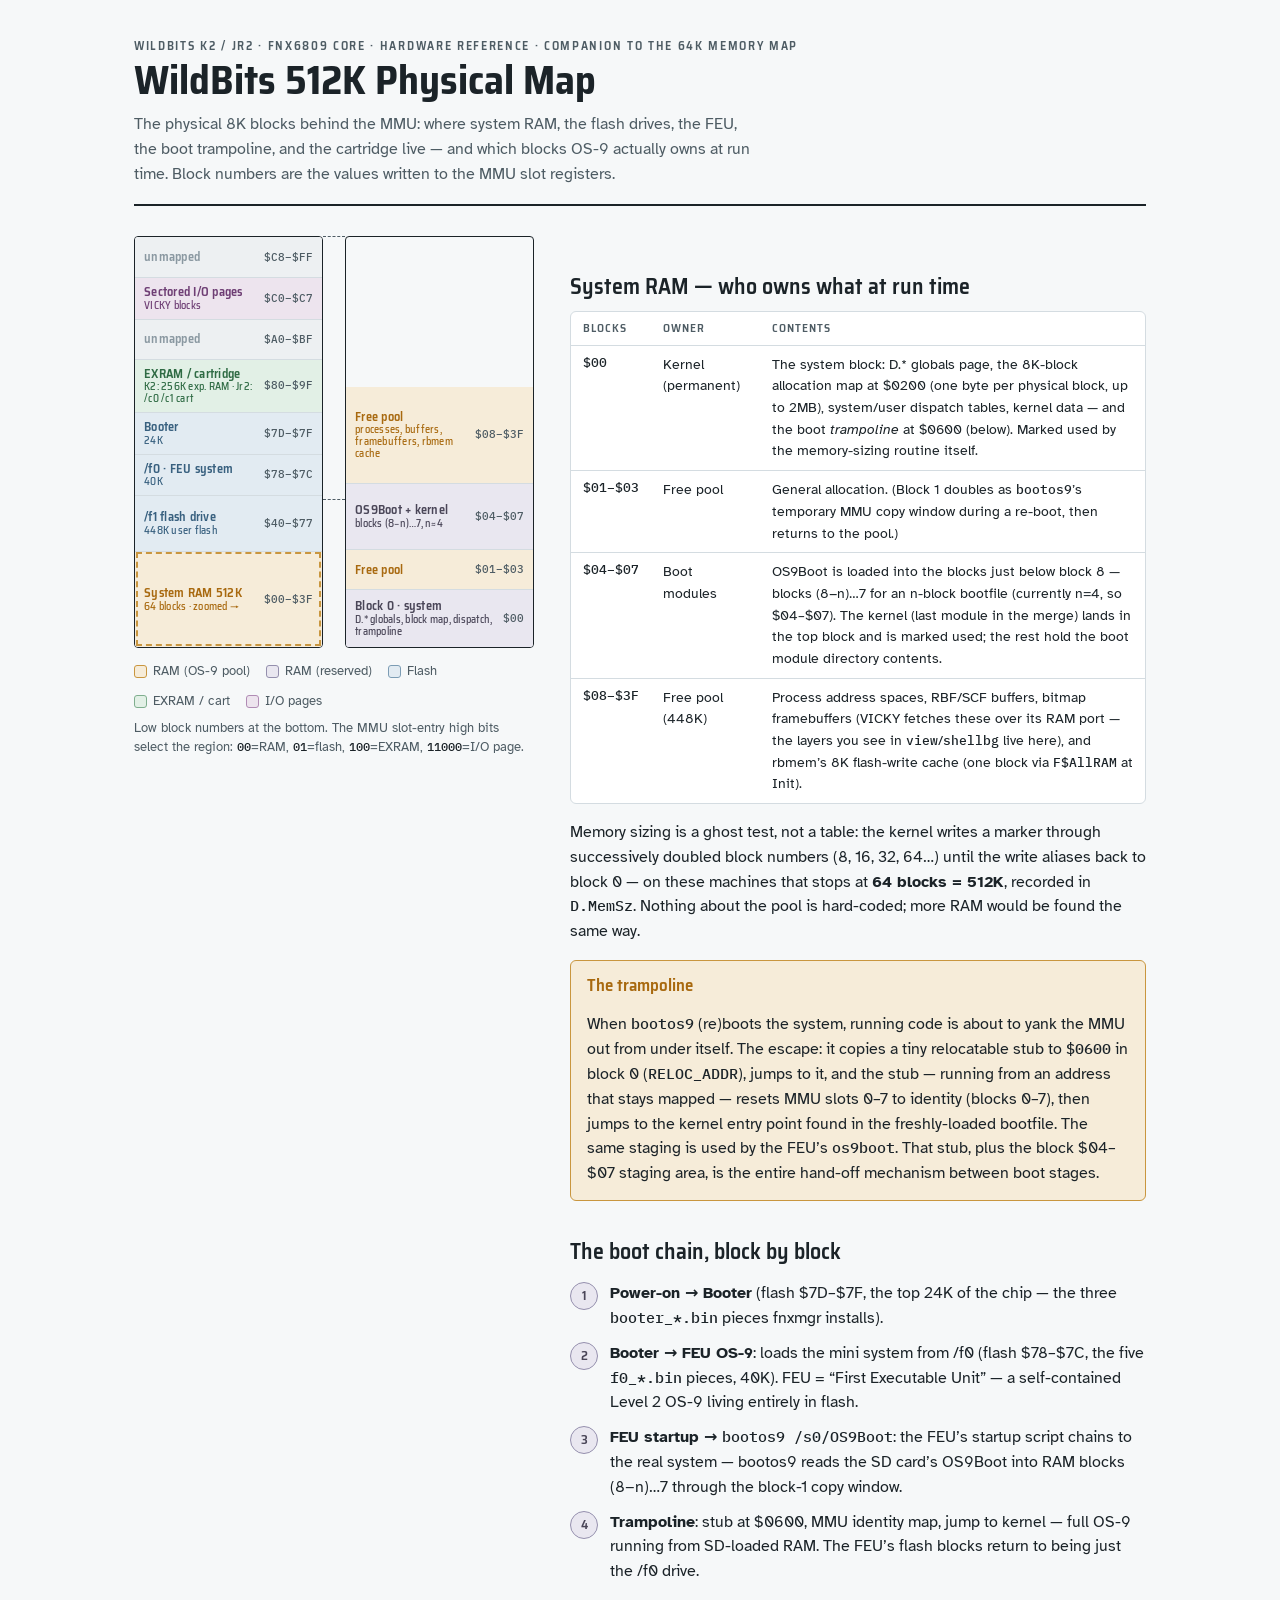
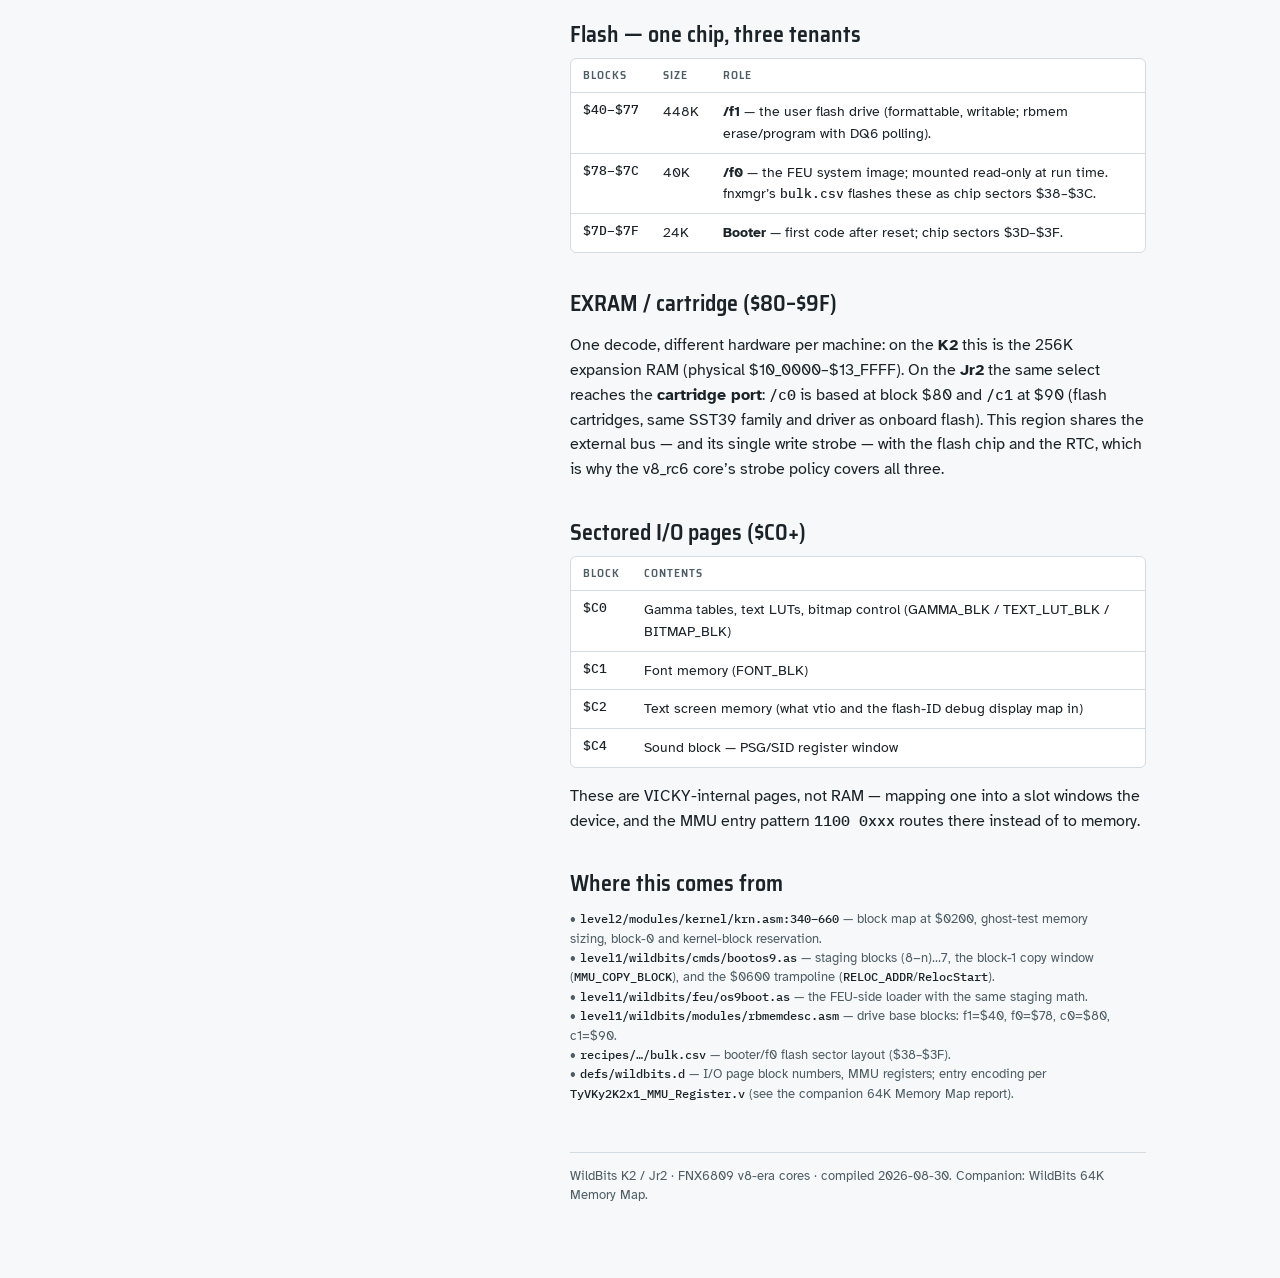
<file: Docs/Wildbits OS-9 512K Physical Map.htm>
<!DOCTYPE html>
<html lang="en">
<head>
<meta charset="utf-8">
<meta name="viewport" content="width=device-width, initial-scale=1">
<title>WildBits 512K Physical Map</title>
<link rel="stylesheet" href="https://fonts.googleapis.com/css2?family=Saira+Semi+Condensed:wght@500;600;700&family=Atkinson+Hyperlegible:ital,wght@0,400;0,700;1,400&family=IBM+Plex+Mono:wght@400;500;600&display=swap">
<style>
:root{
  --bg:#F6F8F9; --panel:#FFFFFF; --ink:#1B2328; --ink-soft:#4E5C64; --line:#D4DCE1;
  --ram:#F6ECD9; --ram-edge:#C9963F; --ram-ink:#A8690F;
  --sys:#4A4658; --sys-soft:#E9E7F0; --sys-edge:#948FAD;
  --flash:#E2EBF2; --flash-edge:#7C9CB4; --flash-ink:#38607F;
  --ex:#E2F0E6; --ex-edge:#7FAE8E; --ex-ink:#2F6B44;
  --io:#EDE4EE; --io-edge:#B08BB4; --io-ink:#6E3E74;
  --void:#EDF0F2; --void-ink:#8A98A1;
  --mono:'IBM Plex Mono',ui-monospace,Consolas,monospace;
}
@media (prefers-color-scheme: dark){
  :root:not([data-theme="light"]){
    --bg:#141A1E; --panel:#1C242A; --ink:#DEE6EA; --ink-soft:#93A3AC; --line:#31404A;
    --ram:#33291A; --ram-edge:#8A6A2E; --ram-ink:#E0A64F;
    --sys:#B0A8CE; --sys-soft:#272433; --sys-edge:#575072;
    --flash:#1E2E3B; --flash-edge:#3E637F; --flash-ink:#7FB0D6;
    --ex:#1C2E22; --ex-edge:#3E6B4E; --ex-ink:#8CC79E;
    --io:#2C2230; --io-edge:#6E4E74; --io-ink:#CD9BD2;
    --void:#1A2126; --void-ink:#5E6E78;
  }
}
:root[data-theme="dark"]{
  --bg:#141A1E; --panel:#1C242A; --ink:#DEE6EA; --ink-soft:#93A3AC; --line:#31404A;
  --ram:#33291A; --ram-edge:#8A6A2E; --ram-ink:#E0A64F;
  --sys:#B0A8CE; --sys-soft:#272433; --sys-edge:#575072;
  --flash:#1E2E3B; --flash-edge:#3E637F; --flash-ink:#7FB0D6;
  --ex:#1C2E22; --ex-edge:#3E6B4E; --ex-ink:#8CC79E;
  --io:#2C2230; --io-edge:#6E4E74; --io-ink:#CD9BD2;
  --void:#1A2126; --void-ink:#5E6E78;
}
*{box-sizing:border-box}
body{margin:0;background:var(--bg);color:var(--ink);font:16px/1.55 'Atkinson Hyperlegible',system-ui,sans-serif}
.wrap{max-width:1060px;margin:0 auto;padding:40px 24px 72px}
header{border-bottom:2px solid var(--ink);padding-bottom:18px;margin-bottom:30px}
.eyebrow{font:600 12px/1 'Saira Semi Condensed',sans-serif;letter-spacing:.14em;text-transform:uppercase;color:var(--ink-soft)}
h1{font:700 40px/1.05 'Saira Semi Condensed',sans-serif;margin:8px 0 10px;text-wrap:balance}
.sub{max-width:62ch;color:var(--ink-soft);margin:0}
.sub code,p code,li code,td code{font:500 .92em var(--mono);color:var(--ink)}
h2{font:600 22px/1.2 'Saira Semi Condensed',sans-serif;margin:38px 0 10px;text-wrap:balance}
h3{font:600 17px/1.25 'Saira Semi Condensed',sans-serif;margin:22px 0 8px}
p,li{max-width:68ch}
.grid{display:grid;grid-template-columns:400px 1fr;gap:36px;align-items:start}
@media (max-width:860px){.grid{grid-template-columns:1fr}}
.mapcol{position:sticky;top:16px}
@media (max-width:860px){.mapcol{position:static}}
.map{display:grid;grid-template-columns:1fr 22px 1fr;gap:0}
.stack{display:flex;flex-direction:column-reverse;border:1.5px solid var(--ink);border-radius:4px;overflow:hidden}
.seg{display:flex;align-items:center;justify-content:space-between;gap:8px;padding:7px 9px;border-top:1px solid var(--line);min-height:40px}
.stack .seg:last-child{border-top:none}
.seg .nm{font:600 12.5px/1.15 'Saira Semi Condensed',sans-serif;letter-spacing:.02em}
.seg .nm small{font-weight:500;font-size:10.5px;display:block}
.seg .ad{font:500 10.5px/1.3 var(--mono);color:var(--ink-soft);text-align:right;white-space:nowrap}
.seg.ram{background:var(--ram)}.seg.ram .nm{color:var(--ram-ink)}
.seg.sys{background:var(--sys-soft)}.seg.sys .nm{color:var(--sys)}
.seg.flash{background:var(--flash)}.seg.flash .nm{color:var(--flash-ink)}
.seg.ex{background:var(--ex)}.seg.ex .nm{color:var(--ex-ink)}
.seg.io{background:var(--io)}.seg.io .nm{color:var(--io-ink)}
.seg.void{background:var(--void)}.seg.void .nm{color:var(--void-ink)}
.seg.zoomed{outline:2px dashed var(--ram-edge);outline-offset:-3px}
.zoomlink{position:relative}
.zoomlink::before,.zoomlink::after{content:"";position:absolute;left:0;width:100%;border-top:1.5px dashed var(--ink-soft)}
.zoomlink::before{top:0}.zoomlink::after{bottom:36%}
.maplegend{display:flex;flex-wrap:wrap;gap:10px 16px;margin-top:14px;font-size:12.5px}
.maplegend span{display:inline-flex;align-items:center;gap:6px;color:var(--ink-soft)}
.sw{width:13px;height:13px;border-radius:3px;border:1px solid var(--line);flex:none}
.sw.ram{background:var(--ram);border-color:var(--ram-edge)}
.sw.sys{background:var(--sys-soft);border-color:var(--sys-edge)}
.sw.flash{background:var(--flash);border-color:var(--flash-edge)}
.sw.ex{background:var(--ex);border-color:var(--ex-edge)}
.sw.io{background:var(--io);border-color:var(--io-edge)}
.mapcap{font-size:12.5px;color:var(--ink-soft);margin-top:8px;max-width:none}
table{border-collapse:collapse;width:100%;font-size:14px}
.tblwrap{overflow-x:auto;border:1px solid var(--line);border-radius:6px;background:var(--panel)}
th{font:600 11.5px/1.3 'Saira Semi Condensed',sans-serif;letter-spacing:.09em;text-transform:uppercase;text-align:left;color:var(--ink-soft);padding:9px 12px;border-bottom:1.5px solid var(--line)}
td{padding:8px 12px;border-bottom:1px solid var(--line);vertical-align:top}
tr:last-child td{border-bottom:none}
td.addr{font:500 13px var(--mono);white-space:nowrap;font-variant-numeric:tabular-nums}
.callout{background:var(--ram);border:1px solid var(--ram-edge);border-radius:6px;padding:14px 16px;margin:16px 0}
.callout h3{margin-top:0;color:var(--ram-ink)}
.callout p:last-child{margin-bottom:0}
ol.chain{counter-reset:st;list-style:none;padding-left:0}
ol.chain li{counter-increment:st;position:relative;padding-left:40px;margin:10px 0}
ol.chain li::before{content:counter(st);position:absolute;left:0;top:1px;width:26px;height:26px;border-radius:50%;background:var(--sys-soft);color:var(--sys);border:1px solid var(--sys-edge);font:600 13px/26px 'Saira Semi Condensed',sans-serif;text-align:center}
.src{font-size:12.5px;color:var(--ink-soft)}
footer{margin-top:48px;padding-top:14px;border-top:1px solid var(--line);font-size:12.5px;color:var(--ink-soft)}
</style>
</head>
<body>

<div class="wrap">
<header>
  <div class="eyebrow">WildBits K2 / Jr2 &middot; FNX6809 core &middot; hardware reference &middot; companion to the 64K Memory Map</div>
  <h1>WildBits 512K Physical Map</h1>
  <p class="sub">The physical 8K blocks behind the MMU: where system RAM, the flash drives, the FEU,
  the boot trampoline, and the cartridge live &mdash; and which blocks OS-9 actually owns at run time.
  Block numbers are the values written to the MMU slot registers.</p>
</header>

<div class="grid">
<div class="mapcol">
  <div class="map">
    <!-- left: full physical block space $00-$FF, bottom = $00 -->
    <div class="stack" aria-label="Full physical block space">
      <div class="seg ram zoomed" style="min-height:96px"><span class="nm">System RAM 512K<br><small>64 blocks &middot; zoomed &rarr;</small></span><span class="ad">$00&ndash;$3F</span></div>
      <div class="seg flash" style="min-height:56px"><span class="nm">/f1 flash drive<br><small>448K user flash</small></span><span class="ad">$40&ndash;$77</span></div>
      <div class="seg flash"><span class="nm">/f0 &middot; FEU system<br><small>40K</small></span><span class="ad">$78&ndash;$7C</span></div>
      <div class="seg flash"><span class="nm">Booter<br><small>24K</small></span><span class="ad">$7D&ndash;$7F</span></div>
      <div class="seg ex" style="min-height:52px"><span class="nm">EXRAM / cartridge<br><small>K2: 256K exp. RAM &middot; Jr2: /c0 /c1 cart</small></span><span class="ad">$80&ndash;$9F</span></div>
      <div class="seg void"><span class="nm">unmapped</span><span class="ad">$A0&ndash;$BF</span></div>
      <div class="seg io"><span class="nm">Sectored I/O pages<br><small>VICKY blocks</small></span><span class="ad">$C0&ndash;$C7</span></div>
      <div class="seg void"><span class="nm">unmapped</span><span class="ad">$C8&ndash;$FF</span></div>
    </div>
    <div class="zoomlink" role="presentation"></div>
    <!-- right: zoom of RAM $00-$3F, bottom = $00 -->
    <div class="stack" aria-label="Zoom of system RAM">
      <div class="seg sys" style="min-height:58px"><span class="nm">Block 0 &middot; system<br><small>D.* globals, block map, dispatch, trampoline</small></span><span class="ad">$00</span></div>
      <div class="seg ram"><span class="nm">Free pool</span><span class="ad">$01&ndash;$03</span></div>
      <div class="seg sys" style="min-height:66px"><span class="nm">OS9Boot + kernel<br><small>blocks (8&minus;n)&hellip;7, n&asymp;4</small></span><span class="ad">$04&ndash;$07</span></div>
      <div class="seg ram" style="min-height:96px"><span class="nm">Free pool<br><small>processes, buffers, framebuffers, rbmem cache</small></span><span class="ad">$08&ndash;$3F</span></div>
    </div>
  </div>
  <div class="maplegend">
    <span><i class="sw ram"></i>RAM (OS-9 pool)</span>
    <span><i class="sw sys"></i>RAM (reserved)</span>
    <span><i class="sw flash"></i>Flash</span>
    <span><i class="sw ex"></i>EXRAM / cart</span>
    <span><i class="sw io"></i>I/O pages</span>
  </div>
  <p class="mapcap">Low block numbers at the bottom. The MMU slot-entry high bits select the region:
  <code>00</code>=RAM, <code>01</code>=flash, <code>100</code>=EXRAM, <code>11000</code>=I/O page.</p>
</div>

<div>
<h2>System RAM &mdash; who owns what at run time</h2>
<div class="tblwrap"><table>
<tr><th>Blocks</th><th>Owner</th><th>Contents</th></tr>
<tr><td class="addr">$00</td><td>Kernel (permanent)</td><td>The system block: D.* globals page, the 8K-block allocation map at $0200 (one byte per physical block, up to 2MB), system/user dispatch tables, kernel data &mdash; and the boot <em>trampoline</em> at $0600 (below). Marked used by the memory-sizing routine itself.</td></tr>
<tr><td class="addr">$01&ndash;$03</td><td>Free pool</td><td>General allocation. (Block 1 doubles as <code>bootos9</code>&rsquo;s temporary MMU copy window during a re-boot, then returns to the pool.)</td></tr>
<tr><td class="addr">$04&ndash;$07</td><td>Boot modules</td><td>OS9Boot is loaded into the blocks just below block 8 &mdash; blocks (8&minus;n)&hellip;7 for an n-block bootfile (currently n=4, so $04&ndash;$07). The kernel (last module in the merge) lands in the top block and is marked used; the rest hold the boot module directory contents.</td></tr>
<tr><td class="addr">$08&ndash;$3F</td><td>Free pool (448K)</td><td>Process address spaces, RBF/SCF buffers, bitmap framebuffers (VICKY fetches these over its RAM port &mdash; the layers you see in <code>view</code>/<code>shellbg</code> live here), and rbmem&rsquo;s 8K flash-write cache (one block via <code>F$AllRAM</code> at Init).</td></tr>
</table></div>

<p>Memory sizing is a ghost test, not a table: the kernel writes a marker through successively doubled
block numbers (8, 16, 32, 64&hellip;) until the write aliases back to block 0 &mdash; on these machines that
stops at <strong>64 blocks = 512K</strong>, recorded in <code>D.MemSz</code>. Nothing about the pool is
hard-coded; more RAM would be found the same way.</p>

<div class="callout">
<h3>The trampoline</h3>
<p>When <code>bootos9</code> (re)boots the system, running code is about to yank the MMU out from under
itself. The escape: it copies a tiny relocatable stub to <code>$0600</code> in block 0
(<code>RELOC_ADDR</code>), jumps to it, and the stub &mdash; running from an address that stays mapped &mdash;
resets MMU slots 0&ndash;7 to identity (blocks 0&ndash;7), then jumps to the kernel entry point found in the
freshly-loaded bootfile. The same staging is used by the FEU&rsquo;s <code>os9boot</code>. That stub, plus
the block $04&ndash;$07 staging area, is the entire hand-off mechanism between boot stages.</p>
</div>

<h2>The boot chain, block by block</h2>
<ol class="chain">
<li><strong>Power-on &rarr; Booter</strong> (flash $7D&ndash;$7F, the top 24K of the chip &mdash; the three <code>booter_*.bin</code> pieces fnxmgr installs).</li>
<li><strong>Booter &rarr; FEU OS-9</strong>: loads the mini system from /f0 (flash $78&ndash;$7C, the five <code>f0_*.bin</code> pieces, 40K). FEU = &ldquo;First Executable Unit&rdquo; &mdash; a self-contained Level 2 OS-9 living entirely in flash.</li>
<li><strong>FEU startup &rarr; <code>bootos9 /s0/OS9Boot</code></strong>: the FEU&rsquo;s startup script chains to the real system &mdash; bootos9 reads the SD card&rsquo;s OS9Boot into RAM blocks (8&minus;n)&hellip;7 through the block-1 copy window.</li>
<li><strong>Trampoline</strong>: stub at $0600, MMU identity map, jump to kernel &mdash; full OS-9 running from SD-loaded RAM. The FEU&rsquo;s flash blocks return to being just the /f0 drive.</li>
</ol>

<h2>Flash &mdash; one chip, three tenants</h2>
<div class="tblwrap"><table>
<tr><th>Blocks</th><th>Size</th><th>Role</th></tr>
<tr><td class="addr">$40&ndash;$77</td><td>448K</td><td><strong>/f1</strong> &mdash; the user flash drive (formattable, writable; rbmem erase/program with DQ6 polling).</td></tr>
<tr><td class="addr">$78&ndash;$7C</td><td>40K</td><td><strong>/f0</strong> &mdash; the FEU system image; mounted read-only at run time. fnxmgr&rsquo;s <code>bulk.csv</code> flashes these as chip sectors $38&ndash;$3C.</td></tr>
<tr><td class="addr">$7D&ndash;$7F</td><td>24K</td><td><strong>Booter</strong> &mdash; first code after reset; chip sectors $3D&ndash;$3F.</td></tr>
</table></div>

<h2>EXRAM / cartridge ($80&ndash;$9F)</h2>
<p>One decode, different hardware per machine: on the <strong>K2</strong> this is the 256K expansion RAM
(physical $10_0000&ndash;$13_FFFF). On the <strong>Jr2</strong> the same select reaches the
<strong>cartridge port</strong>: <code>/c0</code> is based at block $80 and <code>/c1</code> at $90
(flash cartridges, same SST39 family and driver as onboard flash). This region shares the external
bus &mdash; and its single write strobe &mdash; with the flash chip and the RTC, which is why the v8_rc6 core&rsquo;s
strobe policy covers all three.</p>

<h2>Sectored I/O pages ($C0+)</h2>
<div class="tblwrap"><table>
<tr><th>Block</th><th>Contents</th></tr>
<tr><td class="addr">$C0</td><td>Gamma tables, text LUTs, bitmap control (GAMMA_BLK / TEXT_LUT_BLK / BITMAP_BLK)</td></tr>
<tr><td class="addr">$C1</td><td>Font memory (FONT_BLK)</td></tr>
<tr><td class="addr">$C2</td><td>Text screen memory (what vtio and the flash-ID debug display map in)</td></tr>
<tr><td class="addr">$C4</td><td>Sound block &mdash; PSG/SID register window</td></tr>
</table></div>
<p>These are VICKY-internal pages, not RAM &mdash; mapping one into a slot windows the device, and the
MMU entry pattern <code>1100 0xxx</code> routes there instead of to memory.</p>

<h2>Where this comes from</h2>
<p class="src">
&bull;&nbsp;<code>level2/modules/kernel/krn.asm:340&ndash;660</code> &mdash; block map at $0200, ghost-test memory
sizing, block-0 and kernel-block reservation.<br>
&bull;&nbsp;<code>level1/wildbits/cmds/bootos9.as</code> &mdash; staging blocks (8&minus;n)&hellip;7, the block-1 copy
window (<code>MMU_COPY_BLOCK</code>), and the $0600 trampoline (<code>RELOC_ADDR</code>/<code>RelocStart</code>).<br>
&bull;&nbsp;<code>level1/wildbits/feu/os9boot.as</code> &mdash; the FEU-side loader with the same staging math.<br>
&bull;&nbsp;<code>level1/wildbits/modules/rbmemdesc.asm</code> &mdash; drive base blocks: f1=$40, f0=$78, c0=$80, c1=$90.<br>
&bull;&nbsp;<code>recipes/&hellip;/bulk.csv</code> &mdash; booter/f0 flash sector layout ($38&ndash;$3F).<br>
&bull;&nbsp;<code>defs/wildbits.d</code> &mdash; I/O page block numbers, MMU registers; entry encoding per
<code>TyVKy2K2x1_MMU_Register.v</code> (see the companion 64K Memory Map report).</p>

<footer>WildBits K2 / Jr2 &middot; FNX6809 v8-era cores &middot; compiled 2026-08-30. Companion: WildBits 64K Memory Map.</footer>
</div>
</div>

</body>
</html>
</file>
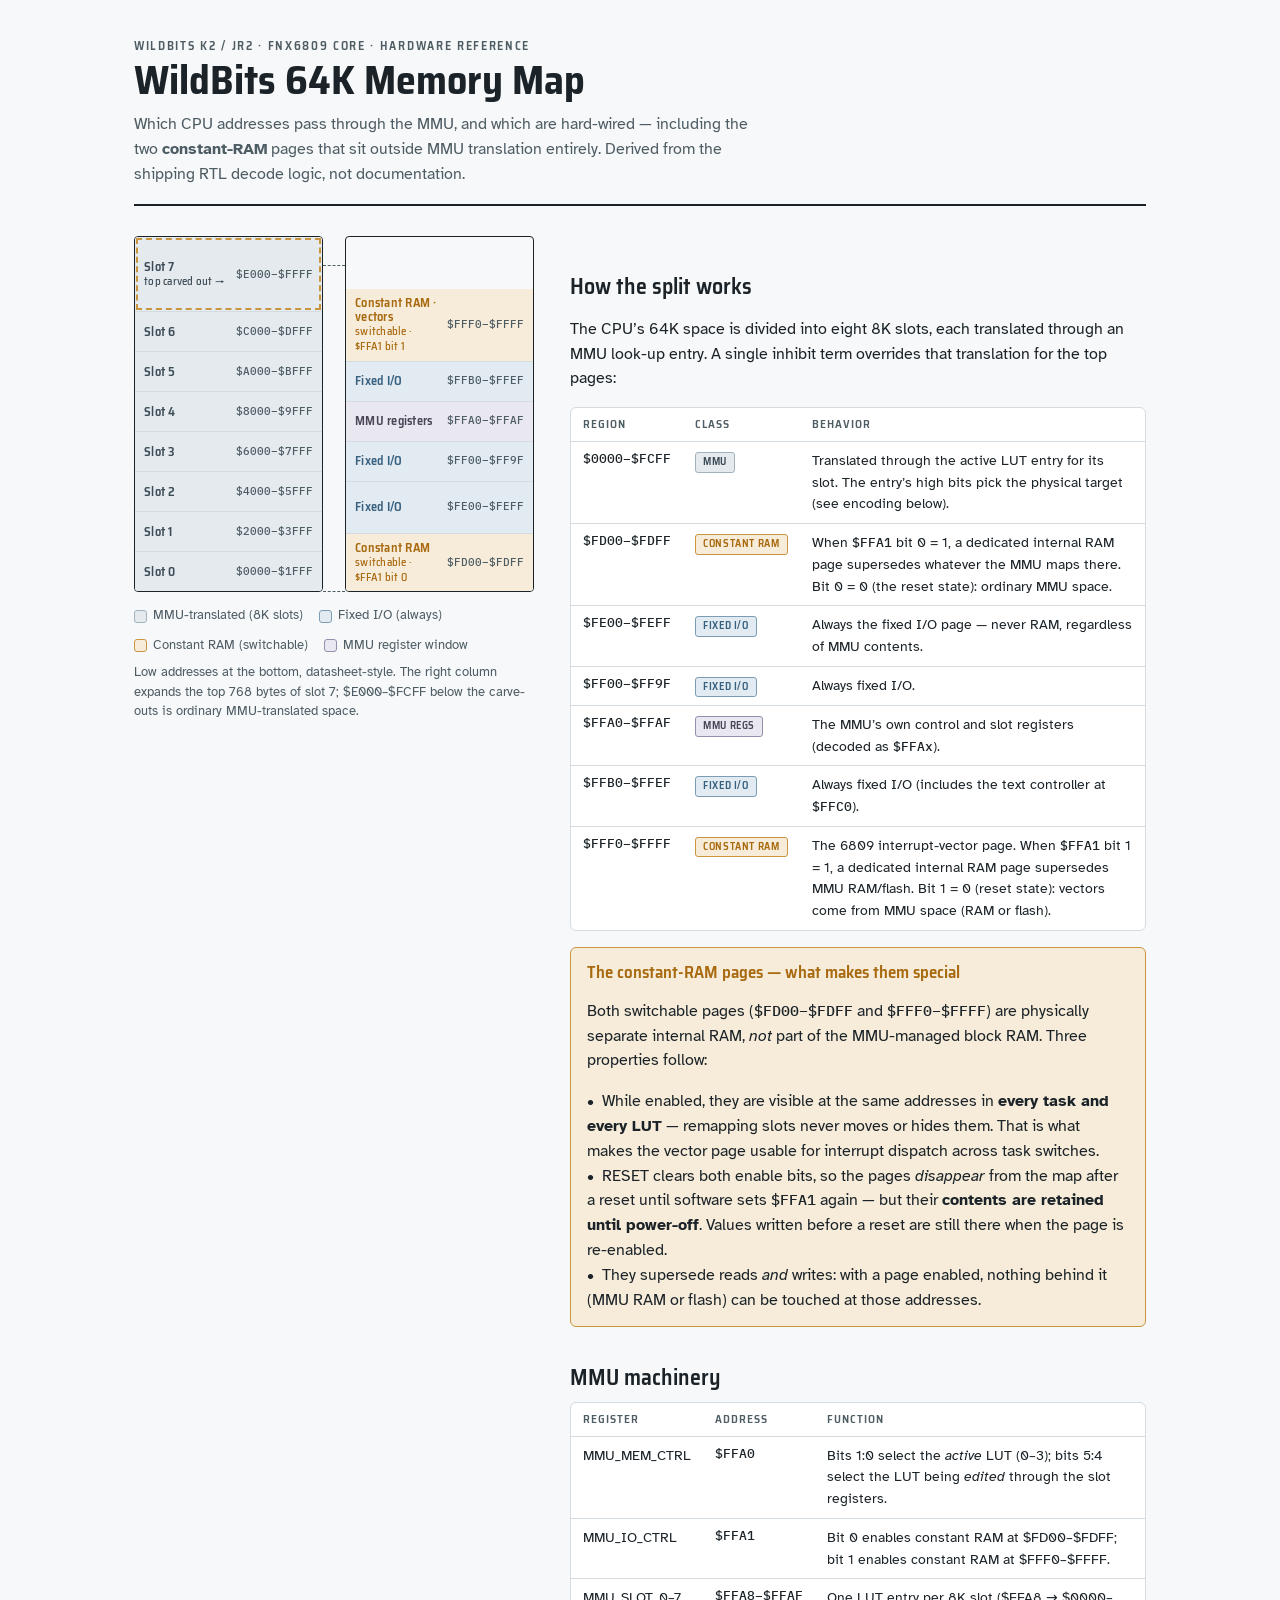
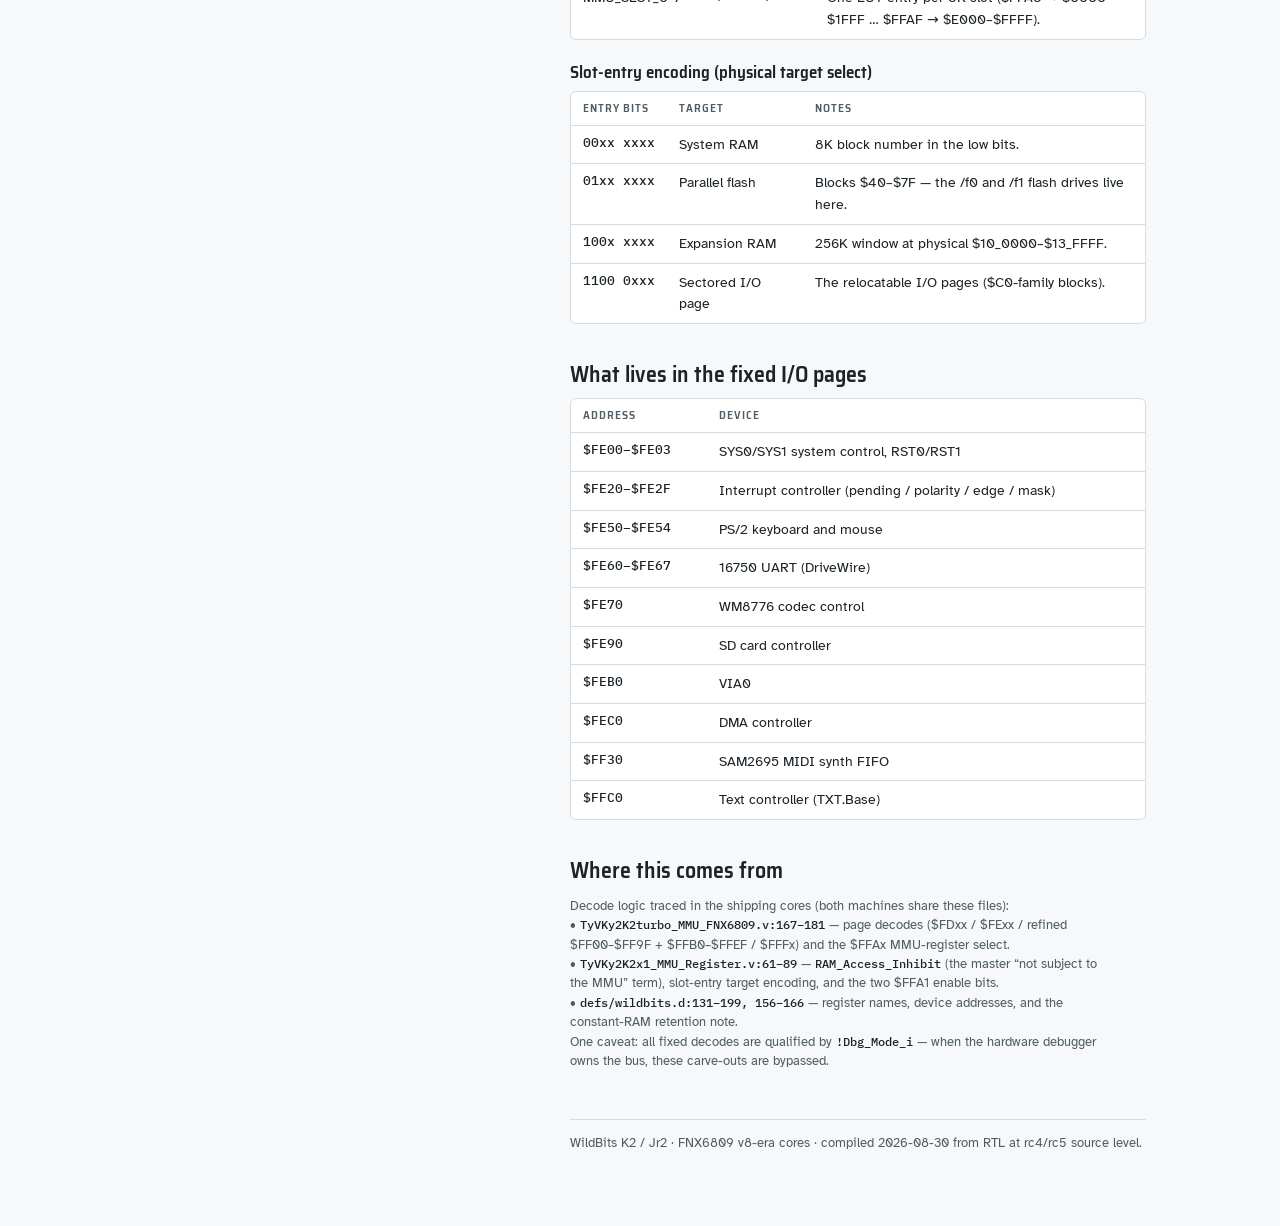
<file: Docs/Wildbits OS-9 64K Memory Map.htm>
<!DOCTYPE html>
<html lang="en">
<head>
<meta charset="utf-8">
<meta name="viewport" content="width=device-width, initial-scale=1">
<title>WildBits 64K Memory Map</title>
<link rel="stylesheet" href="https://fonts.googleapis.com/css2?family=Saira+Semi+Condensed:wght@500;600;700&family=Atkinson+Hyperlegible:ital,wght@0,400;0,700;1,400&family=IBM+Plex+Mono:wght@400;500;600&display=swap">
<style>
:root{
  --bg:#F6F8F9; --panel:#FFFFFF; --ink:#1B2328; --ink-soft:#4E5C64; --line:#D4DCE1;
  --mmu:#E4EAEE; --mmu-edge:#9FB2BE; --mmu-ink:#3C4C57;
  --io:#38607F; --io-soft:#E2EBF2; --io-edge:#7C9CB4;
  --amber:#A8690F; --amber-soft:#F6ECD9; --amber-edge:#C9963F;
  --regs:#4A4658; --regs-soft:#E9E7F0; --regs-edge:#948FAD;
  --mono:'IBM Plex Mono',ui-monospace,Consolas,monospace;
}
@media (prefers-color-scheme: dark){
  :root:not([data-theme="light"]){
    --bg:#141A1E; --panel:#1C242A; --ink:#DEE6EA; --ink-soft:#93A3AC; --line:#31404A;
    --mmu:#232E36; --mmu-edge:#48606F; --mmu-ink:#AEBFC9;
    --io:#7FB0D6; --io-soft:#1E2E3B; --io-edge:#3E637F;
    --amber:#E0A64F; --amber-soft:#33291A; --amber-edge:#8A6A2E;
    --regs:#B0A8CE; --regs-soft:#272433; --regs-edge:#575072;
  }
}
:root[data-theme="dark"]{
  --bg:#141A1E; --panel:#1C242A; --ink:#DEE6EA; --ink-soft:#93A3AC; --line:#31404A;
  --mmu:#232E36; --mmu-edge:#48606F; --mmu-ink:#AEBFC9;
  --io:#7FB0D6; --io-soft:#1E2E3B; --io-edge:#3E637F;
  --amber:#E0A64F; --amber-soft:#33291A; --amber-edge:#8A6A2E;
  --regs:#B0A8CE; --regs-soft:#272433; --regs-edge:#575072;
}
*{box-sizing:border-box}
body{margin:0;background:var(--bg);color:var(--ink);font:16px/1.55 'Atkinson Hyperlegible',system-ui,sans-serif}
.wrap{max-width:1060px;margin:0 auto;padding:40px 24px 72px}
header{border-bottom:2px solid var(--ink);padding-bottom:18px;margin-bottom:30px}
.eyebrow{font:600 12px/1 'Saira Semi Condensed',sans-serif;letter-spacing:.14em;text-transform:uppercase;color:var(--ink-soft)}
h1{font:700 40px/1.05 'Saira Semi Condensed',sans-serif;margin:8px 0 10px;text-wrap:balance}
.sub{max-width:62ch;color:var(--ink-soft);margin:0}
.sub code, p code, li code, td code{font:500 .92em var(--mono);color:var(--ink)}
h2{font:600 22px/1.2 'Saira Semi Condensed',sans-serif;margin:38px 0 10px;text-wrap:balance}
h3{font:600 17px/1.25 'Saira Semi Condensed',sans-serif;margin:22px 0 8px}
p,li{max-width:68ch}
.grid{display:grid;grid-template-columns:400px 1fr;gap:36px;align-items:start}
@media (max-width:860px){.grid{grid-template-columns:1fr}}
.mapcol{position:sticky;top:16px}
@media (max-width:860px){.mapcol{position:static}}

/* --- memory map diagram --- */
.map{display:grid;grid-template-columns:1fr 22px 1fr;gap:0}
.stack{display:flex;flex-direction:column-reverse;border:1.5px solid var(--ink);border-radius:4px;overflow:hidden}
.seg{display:flex;align-items:center;justify-content:space-between;gap:8px;padding:7px 9px;border-top:1px solid var(--line);min-height:40px}
.stack .seg:last-child{border-top:none}
.seg .nm{font:600 12.5px/1.15 'Saira Semi Condensed',sans-serif;letter-spacing:.02em}
.seg .ad{font:500 10.5px/1.3 var(--mono);color:var(--ink-soft);text-align:right;white-space:nowrap}
.seg.mmu{background:var(--mmu);color:var(--mmu-ink)}
.seg.io{background:var(--io-soft)}.seg.io .nm{color:var(--io)}
.seg.const{background:var(--amber-soft)}.seg.const .nm{color:var(--amber)}
.seg.regs{background:var(--regs-soft)}.seg.regs .nm{color:var(--regs)}
.seg.carve{outline:2px dashed var(--amber-edge);outline-offset:-3px}
.zoomlink{position:relative}
.zoomlink::before,.zoomlink::after{content:"";position:absolute;left:0;width:100%;border-top:1.5px dashed var(--ink-soft)}
.zoomlink::before{top:8%}.zoomlink::after{bottom:0}
.maplegend{display:flex;flex-wrap:wrap;gap:10px 16px;margin-top:14px;font-size:12.5px}
.maplegend span{display:inline-flex;align-items:center;gap:6px;color:var(--ink-soft)}
.sw{width:13px;height:13px;border-radius:3px;border:1px solid var(--line);flex:none}
.sw.mmu{background:var(--mmu);border-color:var(--mmu-edge)}
.sw.io{background:var(--io-soft);border-color:var(--io-edge)}
.sw.const{background:var(--amber-soft);border-color:var(--amber-edge)}
.sw.regs{background:var(--regs-soft);border-color:var(--regs-edge)}
.mapcap{font-size:12.5px;color:var(--ink-soft);margin-top:8px;max-width:none}

table{border-collapse:collapse;width:100%;font-size:14px}
.tblwrap{overflow-x:auto;border:1px solid var(--line);border-radius:6px;background:var(--panel)}
th{font:600 11.5px/1.3 'Saira Semi Condensed',sans-serif;letter-spacing:.09em;text-transform:uppercase;text-align:left;color:var(--ink-soft);padding:9px 12px;border-bottom:1.5px solid var(--line)}
td{padding:8px 12px;border-bottom:1px solid var(--line);vertical-align:top}
tr:last-child td{border-bottom:none}
td.addr{font:500 13px var(--mono);white-space:nowrap;font-variant-numeric:tabular-nums}
.chip{display:inline-block;font:600 10.5px/1 'Saira Semi Condensed',sans-serif;letter-spacing:.06em;text-transform:uppercase;padding:4px 7px;border-radius:3px;white-space:nowrap}
.chip.io{background:var(--io-soft);color:var(--io);border:1px solid var(--io-edge)}
.chip.const{background:var(--amber-soft);color:var(--amber);border:1px solid var(--amber-edge)}
.chip.regs{background:var(--regs-soft);color:var(--regs);border:1px solid var(--regs-edge)}
.chip.mmu{background:var(--mmu);color:var(--mmu-ink);border:1px solid var(--mmu-edge)}
.callout{background:var(--amber-soft);border:1px solid var(--amber-edge);border-radius:6px;padding:14px 16px;margin:16px 0}
.callout h3{margin-top:0;color:var(--amber)}
.callout p:last-child{margin-bottom:0}
.src{font-size:12.5px;color:var(--ink-soft)}
.src code{font-size:.95em}
footer{margin-top:48px;padding-top:14px;border-top:1px solid var(--line);font-size:12.5px;color:var(--ink-soft)}
</style>
</head>
<body>

<div class="wrap">
<header>
  <div class="eyebrow">WildBits K2 / Jr2 &middot; FNX6809 core &middot; hardware reference</div>
  <h1>WildBits 64K Memory Map</h1>
  <p class="sub">Which CPU addresses pass through the MMU, and which are hard-wired &mdash; including the two
  <strong>constant-RAM</strong> pages that sit outside MMU translation entirely. Derived from the shipping
  RTL decode logic, not documentation.</p>
</header>

<div class="grid">
<div class="mapcol">
  <div class="map">
    <!-- left: full 64K, bottom = $0000 -->
    <div class="stack" aria-label="Full 64K space">
      <div class="seg mmu"><span class="nm">Slot 0</span><span class="ad">$0000&ndash;$1FFF</span></div>
      <div class="seg mmu"><span class="nm">Slot 1</span><span class="ad">$2000&ndash;$3FFF</span></div>
      <div class="seg mmu"><span class="nm">Slot 2</span><span class="ad">$4000&ndash;$5FFF</span></div>
      <div class="seg mmu"><span class="nm">Slot 3</span><span class="ad">$6000&ndash;$7FFF</span></div>
      <div class="seg mmu"><span class="nm">Slot 4</span><span class="ad">$8000&ndash;$9FFF</span></div>
      <div class="seg mmu"><span class="nm">Slot 5</span><span class="ad">$A000&ndash;$BFFF</span></div>
      <div class="seg mmu"><span class="nm">Slot 6</span><span class="ad">$C000&ndash;$DFFF</span></div>
      <div class="seg mmu carve" style="min-height:74px"><span class="nm">Slot 7<br><span style="font-weight:500;font-size:11px">top carved out &rarr;</span></span><span class="ad">$E000&ndash;$FFFF</span></div>
    </div>
    <div class="zoomlink" role="presentation"></div>
    <!-- right: zoom of $FD00-$FFFF, bottom = $FD00 -->
    <div class="stack" aria-label="Zoom of FD00 to FFFF">
      <div class="seg const" style="min-height:52px"><span class="nm">Constant RAM<br><span style="font-weight:500;font-size:11px">switchable &middot; $FFA1 bit 0</span></span><span class="ad">$FD00&ndash;$FDFF</span></div>
      <div class="seg io" style="min-height:52px"><span class="nm">Fixed I/O</span><span class="ad">$FE00&ndash;$FEFF</span></div>
      <div class="seg io"><span class="nm">Fixed I/O</span><span class="ad">$FF00&ndash;$FF9F</span></div>
      <div class="seg regs"><span class="nm">MMU registers</span><span class="ad">$FFA0&ndash;$FFAF</span></div>
      <div class="seg io"><span class="nm">Fixed I/O</span><span class="ad">$FFB0&ndash;$FFEF</span></div>
      <div class="seg const"><span class="nm">Constant RAM &middot; vectors<br><span style="font-weight:500;font-size:11px">switchable &middot; $FFA1 bit 1</span></span><span class="ad">$FFF0&ndash;$FFFF</span></div>
    </div>
  </div>
  <div class="maplegend">
    <span><i class="sw mmu"></i>MMU-translated (8K slots)</span>
    <span><i class="sw io"></i>Fixed I/O (always)</span>
    <span><i class="sw const"></i>Constant RAM (switchable)</span>
    <span><i class="sw regs"></i>MMU register window</span>
  </div>
  <p class="mapcap">Low addresses at the bottom, datasheet-style. The right column expands the top 768 bytes
  of slot 7; $E000&ndash;$FCFF below the carve-outs is ordinary MMU-translated space.</p>
</div>

<div>
<h2>How the split works</h2>
<p>The CPU&rsquo;s 64K space is divided into eight 8K slots, each translated through an MMU look-up entry.
A single inhibit term overrides that translation for the top pages:</p>
<div class="tblwrap"><table>
<tr><th>Region</th><th>Class</th><th>Behavior</th></tr>
<tr><td class="addr">$0000&ndash;$FCFF</td><td><span class="chip mmu">MMU</span></td><td>Translated through the active LUT entry for its slot. The entry&rsquo;s high bits pick the physical target (see encoding below).</td></tr>
<tr><td class="addr">$FD00&ndash;$FDFF</td><td><span class="chip const">Constant RAM</span></td><td>When <code>$FFA1</code> bit&nbsp;0 = 1, a dedicated internal RAM page supersedes whatever the MMU maps there. Bit&nbsp;0 = 0 (the reset state): ordinary MMU space.</td></tr>
<tr><td class="addr">$FE00&ndash;$FEFF</td><td><span class="chip io">Fixed I/O</span></td><td>Always the fixed I/O page &mdash; never RAM, regardless of MMU contents.</td></tr>
<tr><td class="addr">$FF00&ndash;$FF9F</td><td><span class="chip io">Fixed I/O</span></td><td>Always fixed I/O.</td></tr>
<tr><td class="addr">$FFA0&ndash;$FFAF</td><td><span class="chip regs">MMU regs</span></td><td>The MMU&rsquo;s own control and slot registers (decoded as <code>$FFAx</code>).</td></tr>
<tr><td class="addr">$FFB0&ndash;$FFEF</td><td><span class="chip io">Fixed I/O</span></td><td>Always fixed I/O (includes the text controller at <code>$FFC0</code>).</td></tr>
<tr><td class="addr">$FFF0&ndash;$FFFF</td><td><span class="chip const">Constant RAM</span></td><td>The 6809 interrupt-vector page. When <code>$FFA1</code> bit&nbsp;1 = 1, a dedicated internal RAM page supersedes MMU RAM/flash. Bit&nbsp;1 = 0 (reset state): vectors come from MMU space (RAM or flash).</td></tr>
</table></div>

<div class="callout">
<h3>The constant-RAM pages &mdash; what makes them special</h3>
<p>Both switchable pages (<code>$FD00&ndash;$FDFF</code> and <code>$FFF0&ndash;$FFFF</code>) are physically
separate internal RAM, <em>not</em> part of the MMU-managed block RAM. Three properties follow:</p>
<p>&bull;&nbsp; While enabled, they are visible at the same addresses in <strong>every task and every LUT</strong> &mdash;
remapping slots never moves or hides them. That is what makes the vector page usable for interrupt
dispatch across task switches.<br>
&bull;&nbsp; RESET clears both enable bits, so the pages <em>disappear</em> from the map after a reset until
software sets <code>$FFA1</code> again &mdash; but their <strong>contents are retained until power-off</strong>.
Values written before a reset are still there when the page is re-enabled.<br>
&bull;&nbsp; They supersede reads <em>and</em> writes: with a page enabled, nothing behind it (MMU RAM or flash)
can be touched at those addresses.</p>
</div>

<h2>MMU machinery</h2>
<div class="tblwrap"><table>
<tr><th>Register</th><th>Address</th><th>Function</th></tr>
<tr><td>MMU_MEM_CTRL</td><td class="addr">$FFA0</td><td>Bits 1:0 select the <em>active</em> LUT (0&ndash;3); bits 5:4 select the LUT being <em>edited</em> through the slot registers.</td></tr>
<tr><td>MMU_IO_CTRL</td><td class="addr">$FFA1</td><td>Bit 0 enables constant RAM at $FD00&ndash;$FDFF; bit 1 enables constant RAM at $FFF0&ndash;$FFFF.</td></tr>
<tr><td>MMU_SLOT_0&ndash;7</td><td class="addr">$FFA8&ndash;$FFAF</td><td>One LUT entry per 8K slot ($FFA8 &rarr; $0000&ndash;$1FFF &hellip; $FFAF &rarr; $E000&ndash;$FFFF).</td></tr>
</table></div>

<h3>Slot-entry encoding (physical target select)</h3>
<div class="tblwrap"><table>
<tr><th>Entry bits</th><th>Target</th><th>Notes</th></tr>
<tr><td class="addr">00xx xxxx</td><td>System RAM</td><td>8K block number in the low bits.</td></tr>
<tr><td class="addr">01xx xxxx</td><td>Parallel flash</td><td>Blocks $40&ndash;$7F &mdash; the /f0 and /f1 flash drives live here.</td></tr>
<tr><td class="addr">100x xxxx</td><td>Expansion RAM</td><td>256K window at physical $10_0000&ndash;$13_FFFF.</td></tr>
<tr><td class="addr">1100 0xxx</td><td>Sectored I/O page</td><td>The relocatable I/O pages ($C0-family blocks).</td></tr>
</table></div>

<h2>What lives in the fixed I/O pages</h2>
<div class="tblwrap"><table>
<tr><th>Address</th><th>Device</th></tr>
<tr><td class="addr">$FE00&ndash;$FE03</td><td>SYS0/SYS1 system control, RST0/RST1</td></tr>
<tr><td class="addr">$FE20&ndash;$FE2F</td><td>Interrupt controller (pending / polarity / edge / mask)</td></tr>
<tr><td class="addr">$FE50&ndash;$FE54</td><td>PS/2 keyboard and mouse</td></tr>
<tr><td class="addr">$FE60&ndash;$FE67</td><td>16750 UART (DriveWire)</td></tr>
<tr><td class="addr">$FE70</td><td>WM8776 codec control</td></tr>
<tr><td class="addr">$FE90</td><td>SD card controller</td></tr>
<tr><td class="addr">$FEB0</td><td>VIA0</td></tr>
<tr><td class="addr">$FEC0</td><td>DMA controller</td></tr>
<tr><td class="addr">$FF30</td><td>SAM2695 MIDI synth FIFO</td></tr>
<tr><td class="addr">$FFC0</td><td>Text controller (TXT.Base)</td></tr>
</table></div>

<h2>Where this comes from</h2>
<p class="src">Decode logic traced in the shipping cores (both machines share these files):<br>
&bull;&nbsp;<code>TyVKy2K2turbo_MMU_FNX6809.v:167&ndash;181</code> &mdash; page decodes ($FDxx / $FExx / refined $FF00&ndash;$FF9F + $FFB0&ndash;$FFEF / $FFFx) and the $FFAx MMU-register select.<br>
&bull;&nbsp;<code>TyVKy2K2x1_MMU_Register.v:61&ndash;89</code> &mdash; <code>RAM_Access_Inhibit</code> (the master &ldquo;not subject to the MMU&rdquo; term), slot-entry target encoding, and the two $FFA1 enable bits.<br>
&bull;&nbsp;<code>defs/wildbits.d:131&ndash;199, 156&ndash;166</code> &mdash; register names, device addresses, and the constant-RAM retention note.<br>
One caveat: all fixed decodes are qualified by <code>!Dbg_Mode_i</code> &mdash; when the hardware debugger owns the bus, these carve-outs are bypassed.</p>

<footer>WildBits K2 / Jr2 &middot; FNX6809 v8-era cores &middot; compiled 2026-08-30 from RTL at rc4/rc5 source level.</footer>
</div>
</div>

</body>
</html>
</file>
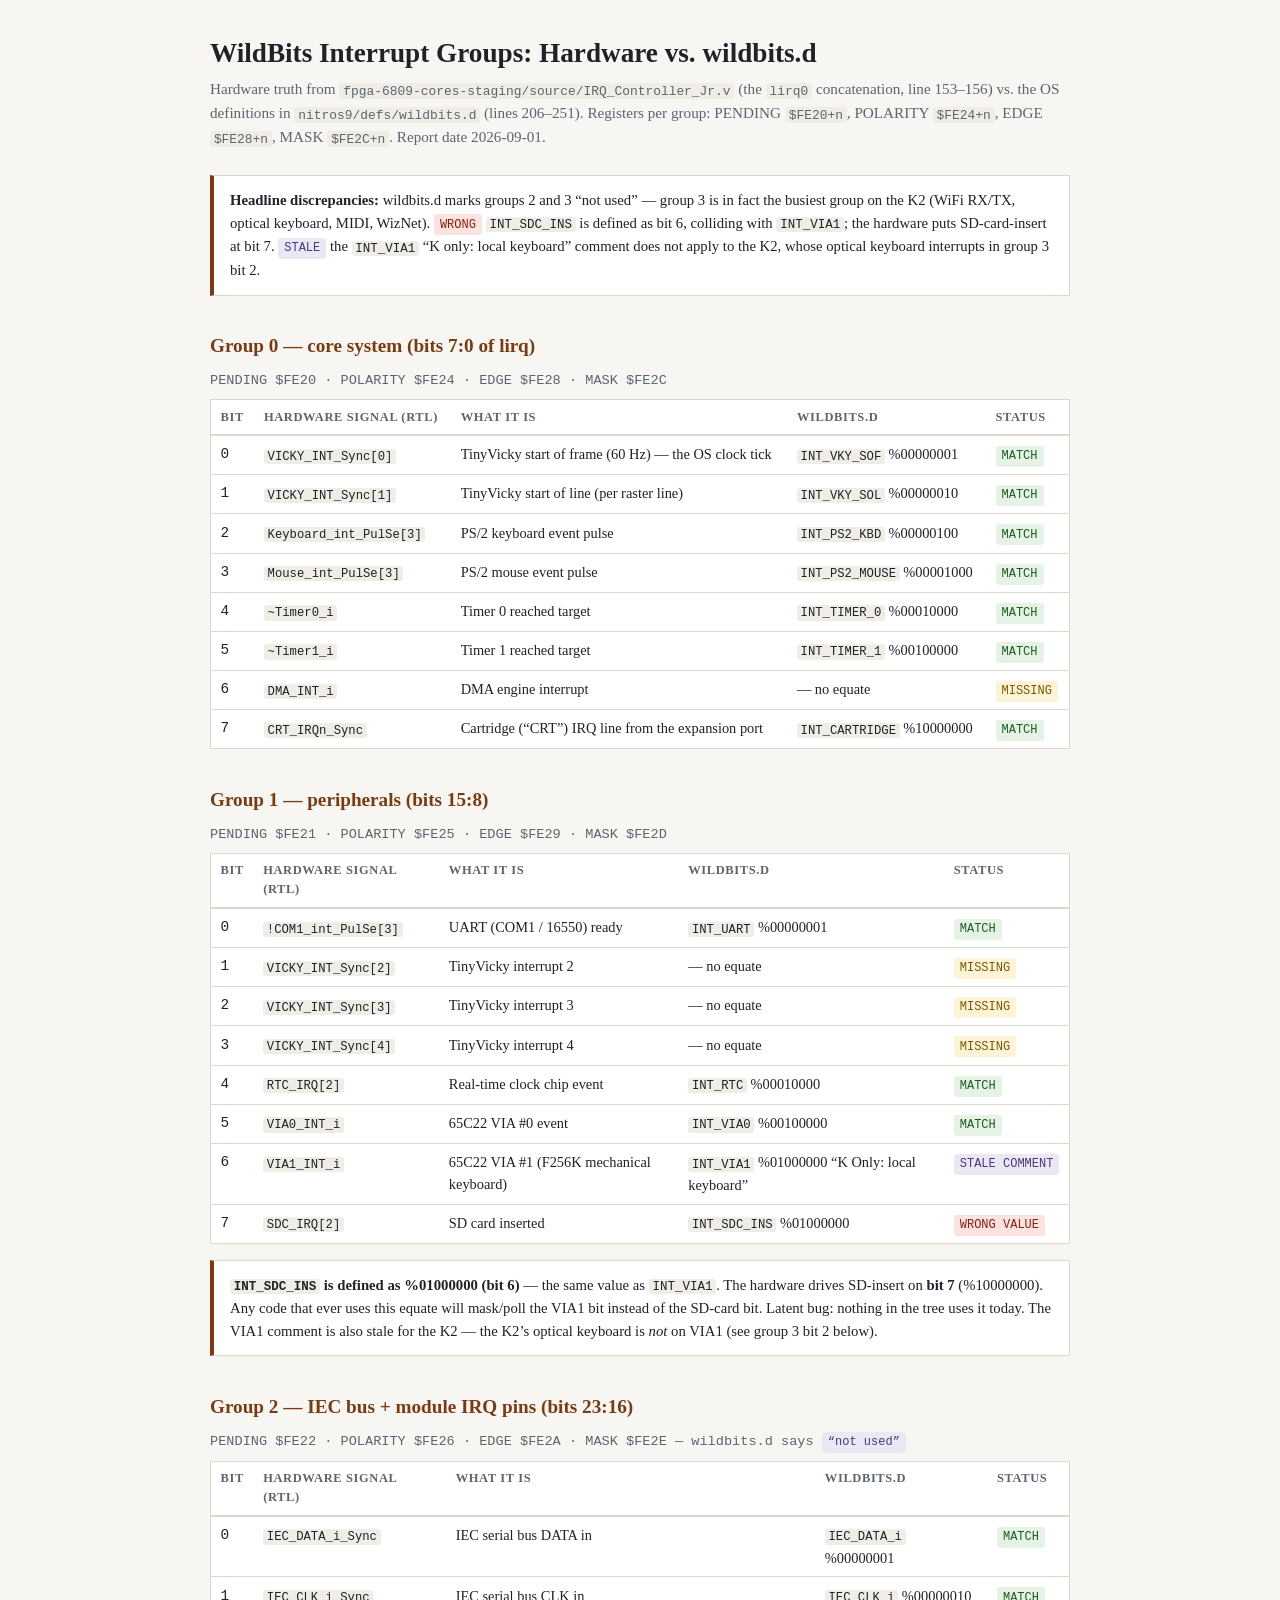
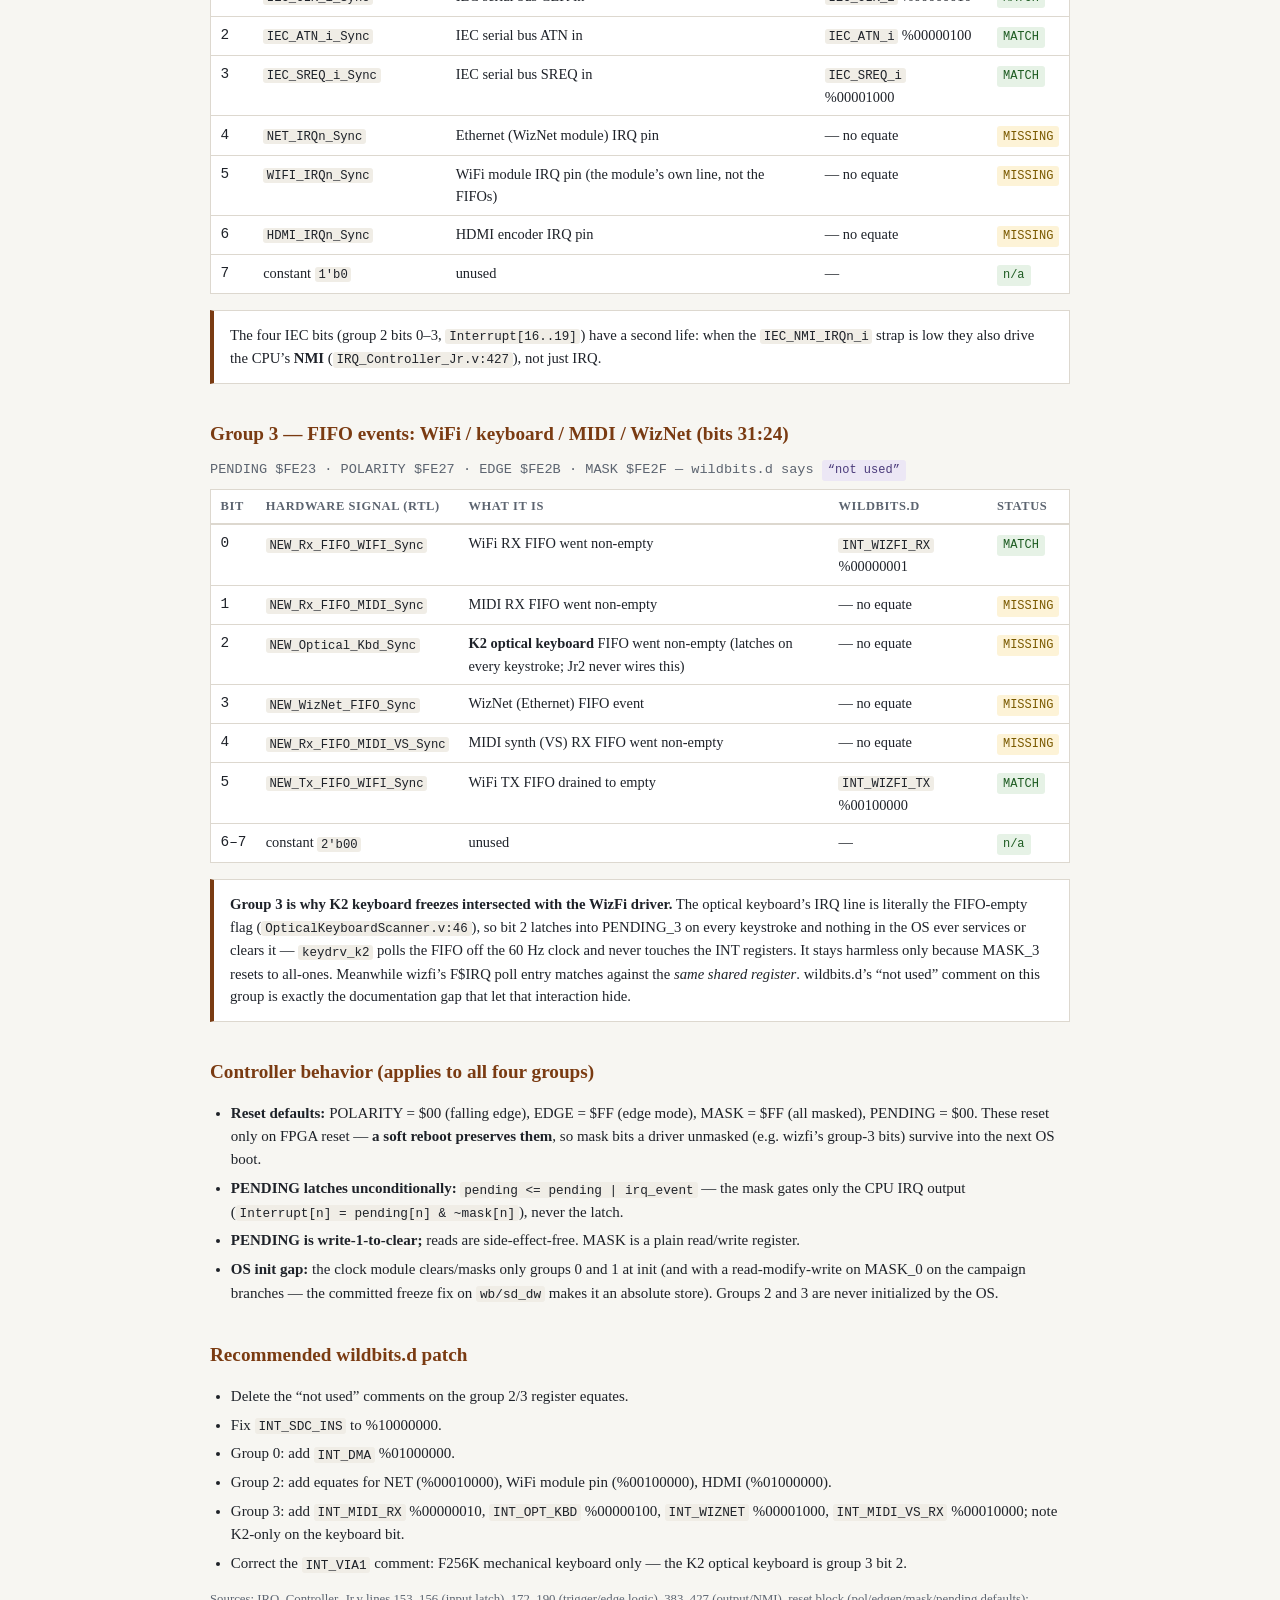
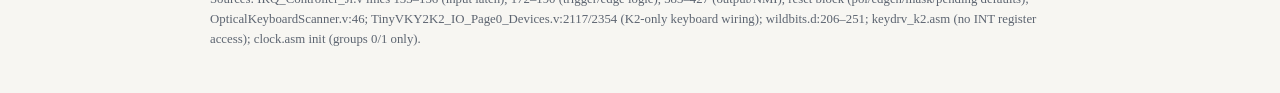
<file: Docs/Wildbits OS-9 Interrupt Groups.htm>
<!DOCTYPE html>
<html lang="en">
<head>
<meta charset="utf-8">
<meta name="viewport" content="width=device-width, initial-scale=1">
<title>WildBits Interrupt Groups</title>
<style>
  :root {
    --bg: #f7f6f2;
    --panel: #ffffff;
    --ink: #1e2229;
    --muted: #5c6470;
    --line: #ddd8cf;
    --accent: #7a3b12;
    --ok-bg: #e6f2e6;   --ok-ink: #1e5c22;
    --miss-bg: #fdf3d7; --miss-ink: #7a5a00;
    --bad-bg: #fbe3e0;  --bad-ink: #8f1f10;
    --stale-bg: #ece7f5;--stale-ink: #4a3a7a;
    --code-bg: #f0ede6;
  }
  @media (prefers-color-scheme: dark) {
    :root {
      --bg: #16181d;
      --panel: #1e2128;
      --ink: #e4e1da;
      --muted: #9aa1ab;
      --line: #363b45;
      --accent: #e0956a;
      --ok-bg: #1e3320;   --ok-ink: #8fce93;
      --miss-bg: #3a3212; --miss-ink: #e5c76a;
      --bad-bg: #421e19;  --bad-ink: #f09a8c;
      --stale-bg: #2b2540;--stale-ink: #b9a8e8;
      --code-bg: #272b33;
    }
  }
  * { box-sizing: border-box; }
  body {
    margin: 0; padding: 2rem 1rem 4rem;
    background: var(--bg); color: var(--ink);
    font: 15px/1.55 Georgia, "Times New Roman", serif;
  }
  main { max-width: 860px; margin: 0 auto; }
  h1 { font-size: 1.7rem; margin: 0 0 .2rem; }
  h2 { font-size: 1.2rem; margin: 2.2rem 0 .6rem; color: var(--accent); }
  .sub { color: var(--muted); margin: 0 0 1.6rem; font-size: .95rem; }
  .regline { font-family: Consolas, "Cascadia Mono", monospace; font-size: .85rem; color: var(--muted); margin: 0 0 .5rem; }
  table {
    width: 100%; border-collapse: collapse; background: var(--panel);
    border: 1px solid var(--line); font-size: .9rem;
  }
  .tablewrap { overflow-x: auto; }
  th, td { padding: .45rem .6rem; border-bottom: 1px solid var(--line); text-align: left; vertical-align: top; }
  th { font-size: .78rem; text-transform: uppercase; letter-spacing: .05em; color: var(--muted); border-bottom: 2px solid var(--line); }
  tr:last-child td { border-bottom: none; }
  code, .mono { font-family: Consolas, "Cascadia Mono", monospace; font-size: .85em; background: var(--code-bg); padding: .05em .3em; border-radius: 3px; white-space: nowrap; }
  td.bit { font-family: Consolas, monospace; white-space: nowrap; }
  .tag { display: inline-block; padding: .1em .5em; border-radius: 3px; font-size: .75rem; font-family: Consolas, monospace; white-space: nowrap; }
  .ok    { background: var(--ok-bg);    color: var(--ok-ink); }
  .miss  { background: var(--miss-bg);  color: var(--miss-ink); }
  .bad   { background: var(--bad-bg);   color: var(--bad-ink); }
  .stale { background: var(--stale-bg); color: var(--stale-ink); }
  .note {
    background: var(--panel); border: 1px solid var(--line); border-left: 4px solid var(--accent);
    padding: .8rem 1rem; margin: 1rem 0; font-size: .92rem;
  }
  ul { padding-left: 1.3rem; }
  li { margin: .35rem 0; }
  .src { color: var(--muted); font-size: .8rem; }
</style>
</head>
<body>
<main>
  <h1>WildBits Interrupt Groups: Hardware vs. wildbits.d</h1>
  <p class="sub">
    Hardware truth from <span class="mono">fpga-6809-cores-staging/source/IRQ_Controller_Jr.v</span>
    (the <span class="mono">lirq0</span> concatenation, line 153&ndash;156) vs. the OS definitions in
    <span class="mono">nitros9/defs/wildbits.d</span> (lines 206&ndash;251). Registers per group:
    PENDING <span class="mono">$FE20+n</span>, POLARITY <span class="mono">$FE24+n</span>,
    EDGE <span class="mono">$FE28+n</span>, MASK <span class="mono">$FE2C+n</span>.
    Report date 2026-09-01.
  </p>

  <div class="note">
    <strong>Headline discrepancies:</strong> wildbits.d marks groups 2 and 3 &ldquo;not used&rdquo; &mdash;
    group 3 is in fact the busiest group on the K2 (WiFi RX/TX, optical keyboard, MIDI, WizNet).
    <span class="tag bad">WRONG</span> <code>INT_SDC_INS</code> is defined as bit&nbsp;6, colliding with
    <code>INT_VIA1</code>; the hardware puts SD-card-insert at bit&nbsp;7.
    <span class="tag stale">STALE</span> the <code>INT_VIA1</code> &ldquo;K only: local keyboard&rdquo; comment does not
    apply to the K2, whose optical keyboard interrupts in group&nbsp;3 bit&nbsp;2.
  </div>

  <h2>Group 0 &mdash; core system (bits 7:0 of lirq)</h2>
  <p class="regline">PENDING $FE20 &middot; POLARITY $FE24 &middot; EDGE $FE28 &middot; MASK $FE2C</p>
  <div class="tablewrap"><table>
    <tr><th>Bit</th><th>Hardware signal (RTL)</th><th>What it is</th><th>wildbits.d</th><th>Status</th></tr>
    <tr><td class="bit">0</td><td><code>VICKY_INT_Sync[0]</code></td><td>TinyVicky start of frame (60&nbsp;Hz) &mdash; the OS clock tick</td><td><code>INT_VKY_SOF</code> %00000001</td><td><span class="tag ok">MATCH</span></td></tr>
    <tr><td class="bit">1</td><td><code>VICKY_INT_Sync[1]</code></td><td>TinyVicky start of line (per raster line)</td><td><code>INT_VKY_SOL</code> %00000010</td><td><span class="tag ok">MATCH</span></td></tr>
    <tr><td class="bit">2</td><td><code>Keyboard_int_PulSe[3]</code></td><td>PS/2 keyboard event pulse</td><td><code>INT_PS2_KBD</code> %00000100</td><td><span class="tag ok">MATCH</span></td></tr>
    <tr><td class="bit">3</td><td><code>Mouse_int_PulSe[3]</code></td><td>PS/2 mouse event pulse</td><td><code>INT_PS2_MOUSE</code> %00001000</td><td><span class="tag ok">MATCH</span></td></tr>
    <tr><td class="bit">4</td><td><code>~Timer0_i</code></td><td>Timer 0 reached target</td><td><code>INT_TIMER_0</code> %00010000</td><td><span class="tag ok">MATCH</span></td></tr>
    <tr><td class="bit">5</td><td><code>~Timer1_i</code></td><td>Timer 1 reached target</td><td><code>INT_TIMER_1</code> %00100000</td><td><span class="tag ok">MATCH</span></td></tr>
    <tr><td class="bit">6</td><td><code>DMA_INT_i</code></td><td>DMA engine interrupt</td><td>&mdash; no equate</td><td><span class="tag miss">MISSING</span></td></tr>
    <tr><td class="bit">7</td><td><code>CRT_IRQn_Sync</code></td><td>Cartridge (&ldquo;CRT&rdquo;) IRQ line from the expansion port</td><td><code>INT_CARTRIDGE</code> %10000000</td><td><span class="tag ok">MATCH</span></td></tr>
  </table></div>

  <h2>Group 1 &mdash; peripherals (bits 15:8)</h2>
  <p class="regline">PENDING $FE21 &middot; POLARITY $FE25 &middot; EDGE $FE29 &middot; MASK $FE2D</p>
  <div class="tablewrap"><table>
    <tr><th>Bit</th><th>Hardware signal (RTL)</th><th>What it is</th><th>wildbits.d</th><th>Status</th></tr>
    <tr><td class="bit">0</td><td><code>!COM1_int_PulSe[3]</code></td><td>UART (COM1 / 16550) ready</td><td><code>INT_UART</code> %00000001</td><td><span class="tag ok">MATCH</span></td></tr>
    <tr><td class="bit">1</td><td><code>VICKY_INT_Sync[2]</code></td><td>TinyVicky interrupt 2</td><td>&mdash; no equate</td><td><span class="tag miss">MISSING</span></td></tr>
    <tr><td class="bit">2</td><td><code>VICKY_INT_Sync[3]</code></td><td>TinyVicky interrupt 3</td><td>&mdash; no equate</td><td><span class="tag miss">MISSING</span></td></tr>
    <tr><td class="bit">3</td><td><code>VICKY_INT_Sync[4]</code></td><td>TinyVicky interrupt 4</td><td>&mdash; no equate</td><td><span class="tag miss">MISSING</span></td></tr>
    <tr><td class="bit">4</td><td><code>RTC_IRQ[2]</code></td><td>Real-time clock chip event</td><td><code>INT_RTC</code> %00010000</td><td><span class="tag ok">MATCH</span></td></tr>
    <tr><td class="bit">5</td><td><code>VIA0_INT_i</code></td><td>65C22 VIA #0 event</td><td><code>INT_VIA0</code> %00100000</td><td><span class="tag ok">MATCH</span></td></tr>
    <tr><td class="bit">6</td><td><code>VIA1_INT_i</code></td><td>65C22 VIA #1 (F256K mechanical keyboard)</td><td><code>INT_VIA1</code> %01000000 &ldquo;K Only: local keyboard&rdquo;</td><td><span class="tag stale">STALE COMMENT</span></td></tr>
    <tr><td class="bit">7</td><td><code>SDC_IRQ[2]</code></td><td>SD card inserted</td><td><code>INT_SDC_INS</code> %01000000</td><td><span class="tag bad">WRONG VALUE</span></td></tr>
  </table></div>
  <div class="note">
    <strong><code>INT_SDC_INS</code> is defined as %01000000 (bit&nbsp;6)</strong> &mdash; the same value as
    <code>INT_VIA1</code>. The hardware drives SD-insert on <strong>bit&nbsp;7</strong> (%10000000). Any code that ever
    uses this equate will mask/poll the VIA1 bit instead of the SD-card bit. Latent bug: nothing in the tree uses it today.
    The VIA1 comment is also stale for the K2 &mdash; the K2&rsquo;s optical keyboard is <em>not</em> on VIA1
    (see group&nbsp;3 bit&nbsp;2 below).
  </div>

  <h2>Group 2 &mdash; IEC bus + module IRQ pins (bits 23:16)</h2>
  <p class="regline">PENDING $FE22 &middot; POLARITY $FE26 &middot; EDGE $FE2A &middot; MASK $FE2E &mdash; wildbits.d says <span class="tag stale">&ldquo;not used&rdquo;</span></p>
  <div class="tablewrap"><table>
    <tr><th>Bit</th><th>Hardware signal (RTL)</th><th>What it is</th><th>wildbits.d</th><th>Status</th></tr>
    <tr><td class="bit">0</td><td><code>IEC_DATA_i_Sync</code></td><td>IEC serial bus DATA in</td><td><code>IEC_DATA_i</code> %00000001</td><td><span class="tag ok">MATCH</span></td></tr>
    <tr><td class="bit">1</td><td><code>IEC_CLK_i_Sync</code></td><td>IEC serial bus CLK in</td><td><code>IEC_CLK_i</code> %00000010</td><td><span class="tag ok">MATCH</span></td></tr>
    <tr><td class="bit">2</td><td><code>IEC_ATN_i_Sync</code></td><td>IEC serial bus ATN in</td><td><code>IEC_ATN_i</code> %00000100</td><td><span class="tag ok">MATCH</span></td></tr>
    <tr><td class="bit">3</td><td><code>IEC_SREQ_i_Sync</code></td><td>IEC serial bus SREQ in</td><td><code>IEC_SREQ_i</code> %00001000</td><td><span class="tag ok">MATCH</span></td></tr>
    <tr><td class="bit">4</td><td><code>NET_IRQn_Sync</code></td><td>Ethernet (WizNet module) IRQ pin</td><td>&mdash; no equate</td><td><span class="tag miss">MISSING</span></td></tr>
    <tr><td class="bit">5</td><td><code>WIFI_IRQn_Sync</code></td><td>WiFi module IRQ pin (the module&rsquo;s own line, not the FIFOs)</td><td>&mdash; no equate</td><td><span class="tag miss">MISSING</span></td></tr>
    <tr><td class="bit">6</td><td><code>HDMI_IRQn_Sync</code></td><td>HDMI encoder IRQ pin</td><td>&mdash; no equate</td><td><span class="tag miss">MISSING</span></td></tr>
    <tr><td class="bit">7</td><td>constant <code>1'b0</code></td><td>unused</td><td>&mdash;</td><td><span class="tag ok">n/a</span></td></tr>
  </table></div>
  <div class="note">
    The four IEC bits (group&nbsp;2 bits 0&ndash;3, <code>Interrupt[16..19]</code>) have a second life: when the
    <code>IEC_NMI_IRQn_i</code> strap is low they also drive the CPU&rsquo;s <strong>NMI</strong>
    (<span class="mono">IRQ_Controller_Jr.v:427</span>), not just IRQ.
  </div>

  <h2>Group 3 &mdash; FIFO events: WiFi / keyboard / MIDI / WizNet (bits 31:24)</h2>
  <p class="regline">PENDING $FE23 &middot; POLARITY $FE27 &middot; EDGE $FE2B &middot; MASK $FE2F &mdash; wildbits.d says <span class="tag stale">&ldquo;not used&rdquo;</span></p>
  <div class="tablewrap"><table>
    <tr><th>Bit</th><th>Hardware signal (RTL)</th><th>What it is</th><th>wildbits.d</th><th>Status</th></tr>
    <tr><td class="bit">0</td><td><code>NEW_Rx_FIFO_WIFI_Sync</code></td><td>WiFi RX FIFO went non-empty</td><td><code>INT_WIZFI_RX</code> %00000001</td><td><span class="tag ok">MATCH</span></td></tr>
    <tr><td class="bit">1</td><td><code>NEW_Rx_FIFO_MIDI_Sync</code></td><td>MIDI RX FIFO went non-empty</td><td>&mdash; no equate</td><td><span class="tag miss">MISSING</span></td></tr>
    <tr><td class="bit">2</td><td><code>NEW_Optical_Kbd_Sync</code></td><td><strong>K2 optical keyboard</strong> FIFO went non-empty (latches on every keystroke; Jr2 never wires this)</td><td>&mdash; no equate</td><td><span class="tag miss">MISSING</span></td></tr>
    <tr><td class="bit">3</td><td><code>NEW_WizNet_FIFO_Sync</code></td><td>WizNet (Ethernet) FIFO event</td><td>&mdash; no equate</td><td><span class="tag miss">MISSING</span></td></tr>
    <tr><td class="bit">4</td><td><code>NEW_Rx_FIFO_MIDI_VS_Sync</code></td><td>MIDI synth (VS) RX FIFO went non-empty</td><td>&mdash; no equate</td><td><span class="tag miss">MISSING</span></td></tr>
    <tr><td class="bit">5</td><td><code>NEW_Tx_FIFO_WIFI_Sync</code></td><td>WiFi TX FIFO drained to empty</td><td><code>INT_WIZFI_TX</code> %00100000</td><td><span class="tag ok">MATCH</span></td></tr>
    <tr><td class="bit">6&ndash;7</td><td>constant <code>2'b00</code></td><td>unused</td><td>&mdash;</td><td><span class="tag ok">n/a</span></td></tr>
  </table></div>
  <div class="note">
    <strong>Group 3 is why K2 keyboard freezes intersected with the WizFi driver.</strong> The optical keyboard&rsquo;s
    IRQ line is literally the FIFO-empty flag (<span class="mono">OpticalKeyboardScanner.v:46</span>), so bit&nbsp;2
    latches into PENDING_3 on every keystroke and nothing in the OS ever services or clears it &mdash;
    <span class="mono">keydrv_k2</span> polls the FIFO off the 60&nbsp;Hz clock and never touches the INT registers.
    It stays harmless only because MASK_3 resets to all-ones. Meanwhile wizfi&rsquo;s F$IRQ poll entry matches against
    the <em>same shared register</em>. wildbits.d&rsquo;s &ldquo;not used&rdquo; comment on this group is exactly the
    documentation gap that let that interaction hide.
  </div>

  <h2>Controller behavior (applies to all four groups)</h2>
  <ul>
    <li><strong>Reset defaults:</strong> POLARITY = $00 (falling edge), EDGE = $FF (edge mode), MASK = $FF (all masked), PENDING = $00. These reset only on FPGA reset &mdash; <strong>a soft reboot preserves them</strong>, so mask bits a driver unmasked (e.g. wizfi&rsquo;s group-3 bits) survive into the next OS boot.</li>
    <li><strong>PENDING latches unconditionally:</strong> <span class="mono">pending &lt;= pending | irq_event</span> &mdash; the mask gates only the CPU IRQ output (<span class="mono">Interrupt[n] = pending[n] &amp; ~mask[n]</span>), never the latch.</li>
    <li><strong>PENDING is write-1-to-clear;</strong> reads are side-effect-free. MASK is a plain read/write register.</li>
    <li><strong>OS init gap:</strong> the clock module clears/masks only groups 0 and 1 at init (and with a read-modify-write on MASK_0 on the campaign branches &mdash; the committed freeze fix on <span class="mono">wb/sd_dw</span> makes it an absolute store). Groups 2 and 3 are never initialized by the OS.</li>
  </ul>

  <h2>Recommended wildbits.d patch</h2>
  <ul>
    <li>Delete the &ldquo;not used&rdquo; comments on the group 2/3 register equates.</li>
    <li>Fix <code>INT_SDC_INS</code> to %10000000.</li>
    <li>Group 0: add <code>INT_DMA</code> %01000000.</li>
    <li>Group 2: add equates for NET (%00010000), WiFi module pin (%00100000), HDMI (%01000000).</li>
    <li>Group 3: add <code>INT_MIDI_RX</code> %00000010, <code>INT_OPT_KBD</code> %00000100, <code>INT_WIZNET</code> %00001000, <code>INT_MIDI_VS_RX</code> %00010000; note K2-only on the keyboard bit.</li>
    <li>Correct the <code>INT_VIA1</code> comment: F256K mechanical keyboard only &mdash; the K2 optical keyboard is group&nbsp;3 bit&nbsp;2.</li>
  </ul>

  <p class="src">Sources: IRQ_Controller_Jr.v lines 153&ndash;156 (input latch), 172&ndash;190 (trigger/edge logic), 383&ndash;427 (output/NMI), reset block (pol/edgen/mask/pending defaults); OpticalKeyboardScanner.v:46; TinyVKY2K2_IO_Page0_Devices.v:2117/2354 (K2-only keyboard wiring); wildbits.d:206&ndash;251; keydrv_k2.asm (no INT register access); clock.asm init (groups 0/1 only).</p>
</main>
</body>
</html>
</file>
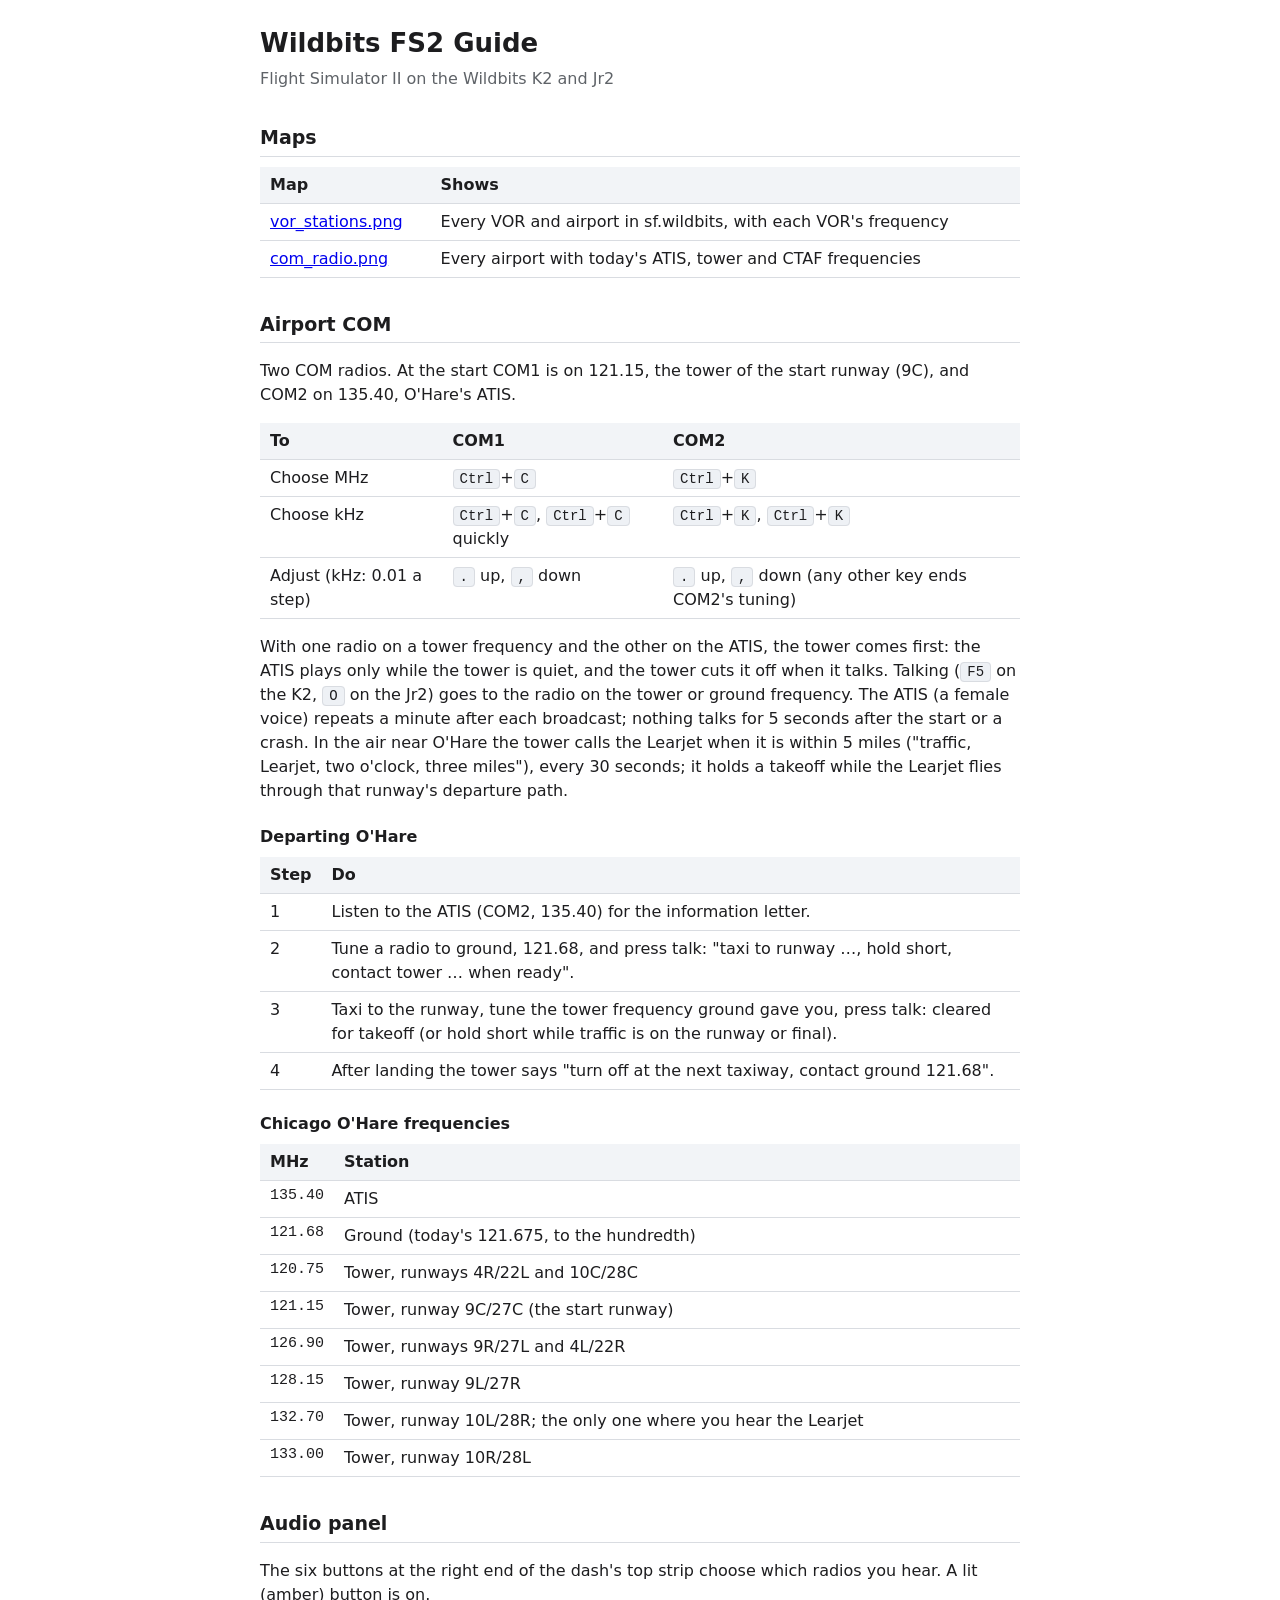
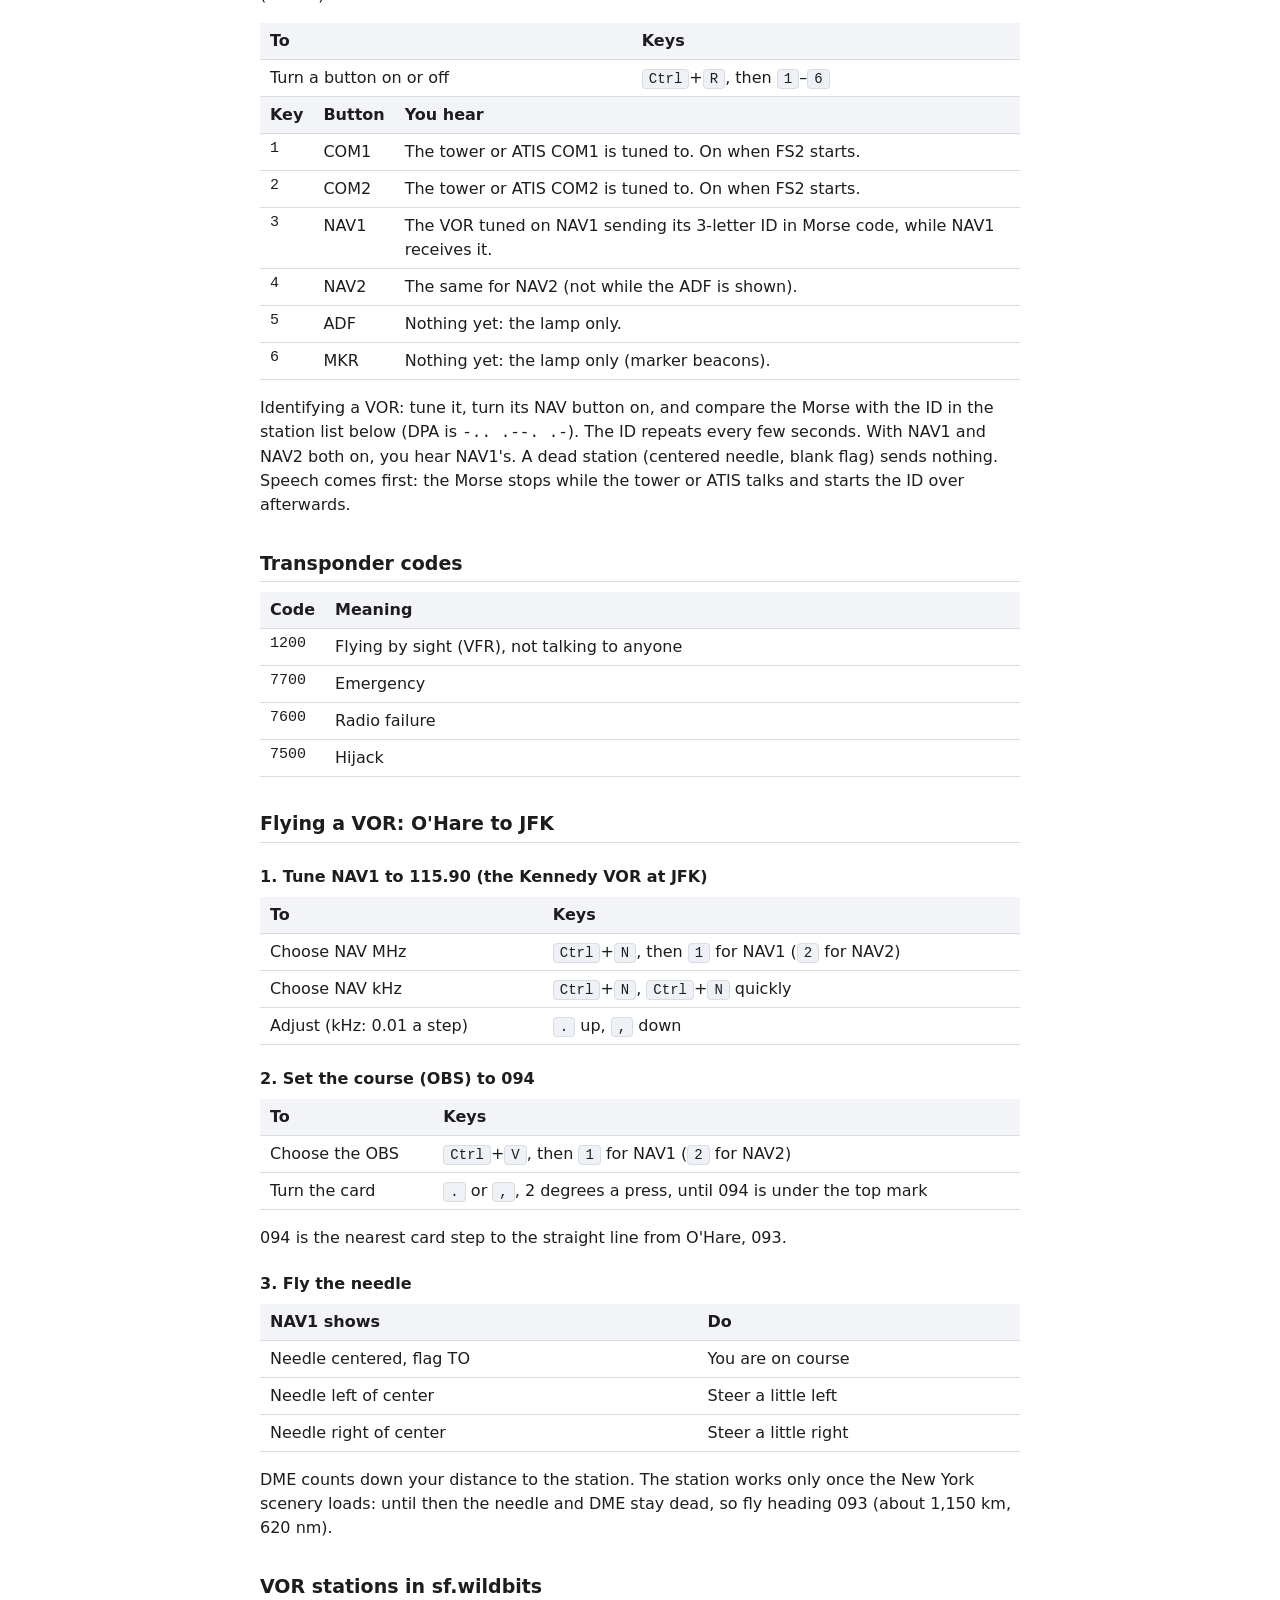
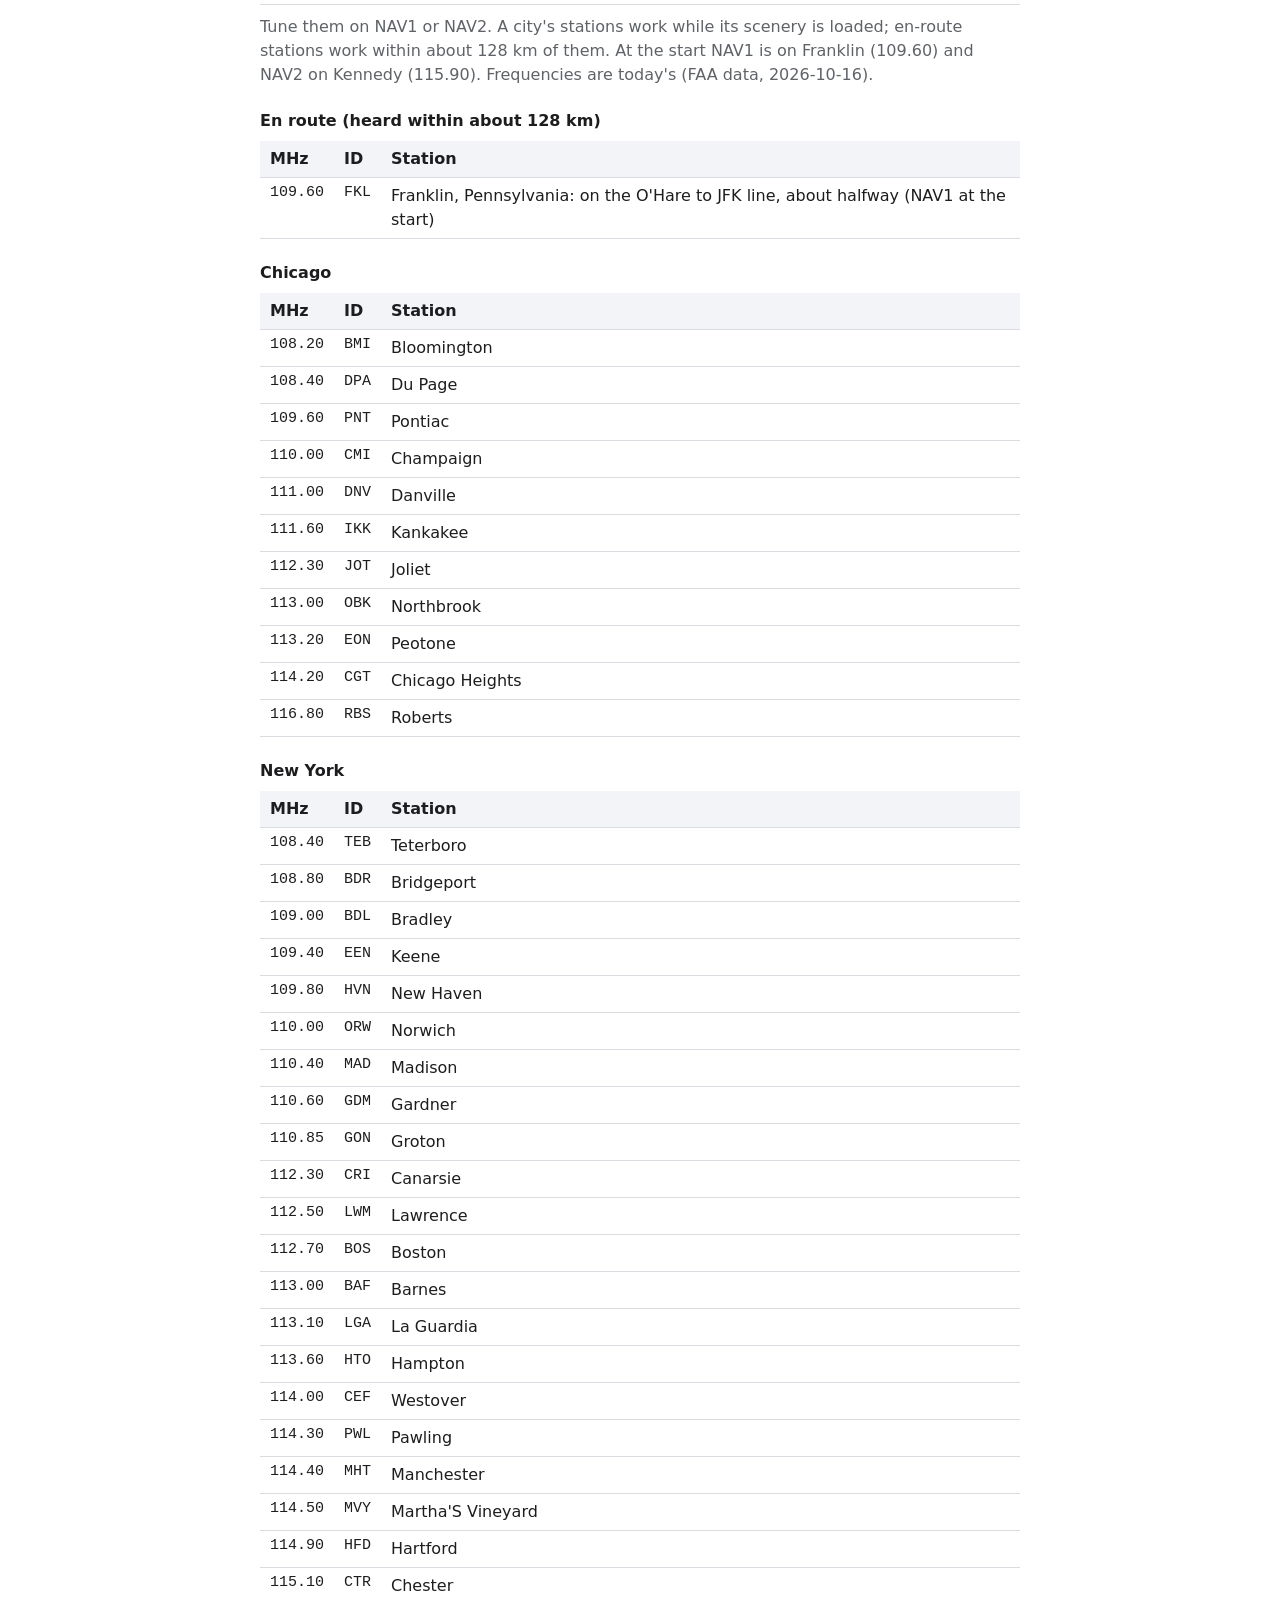
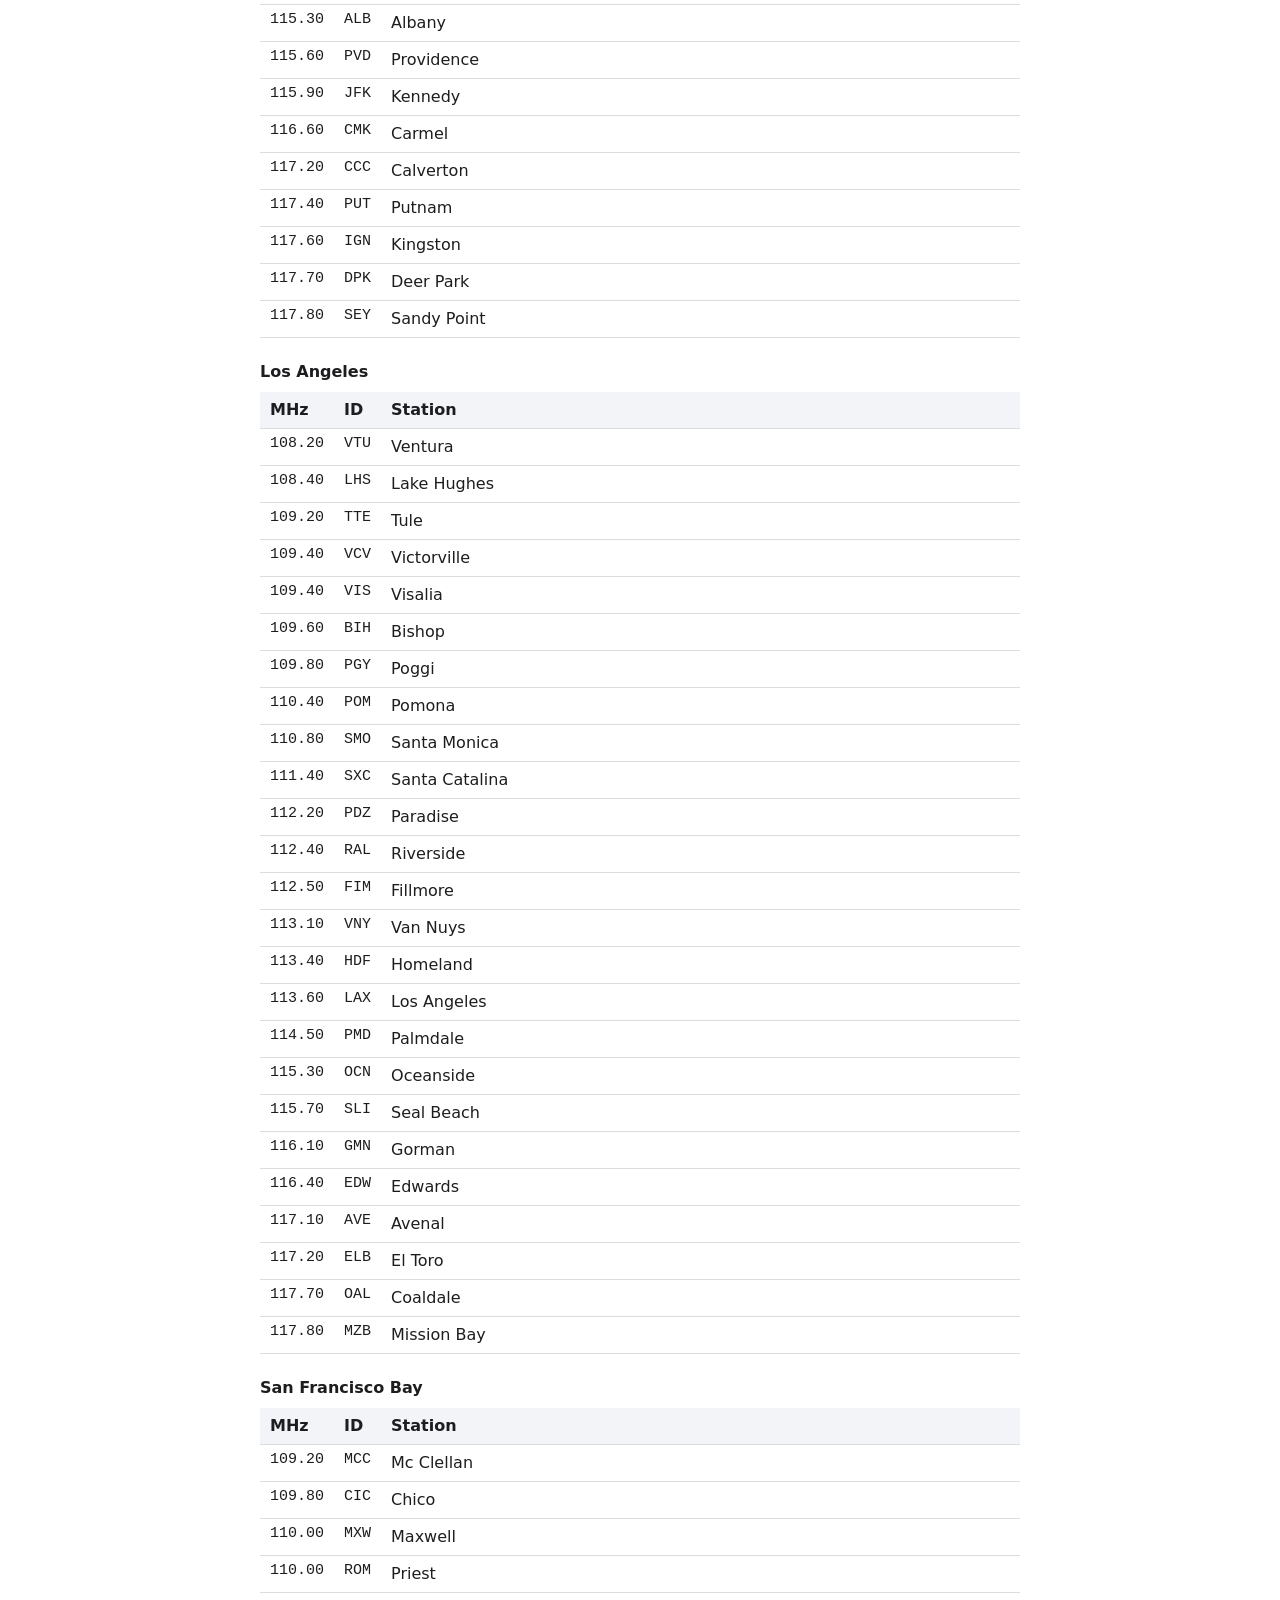
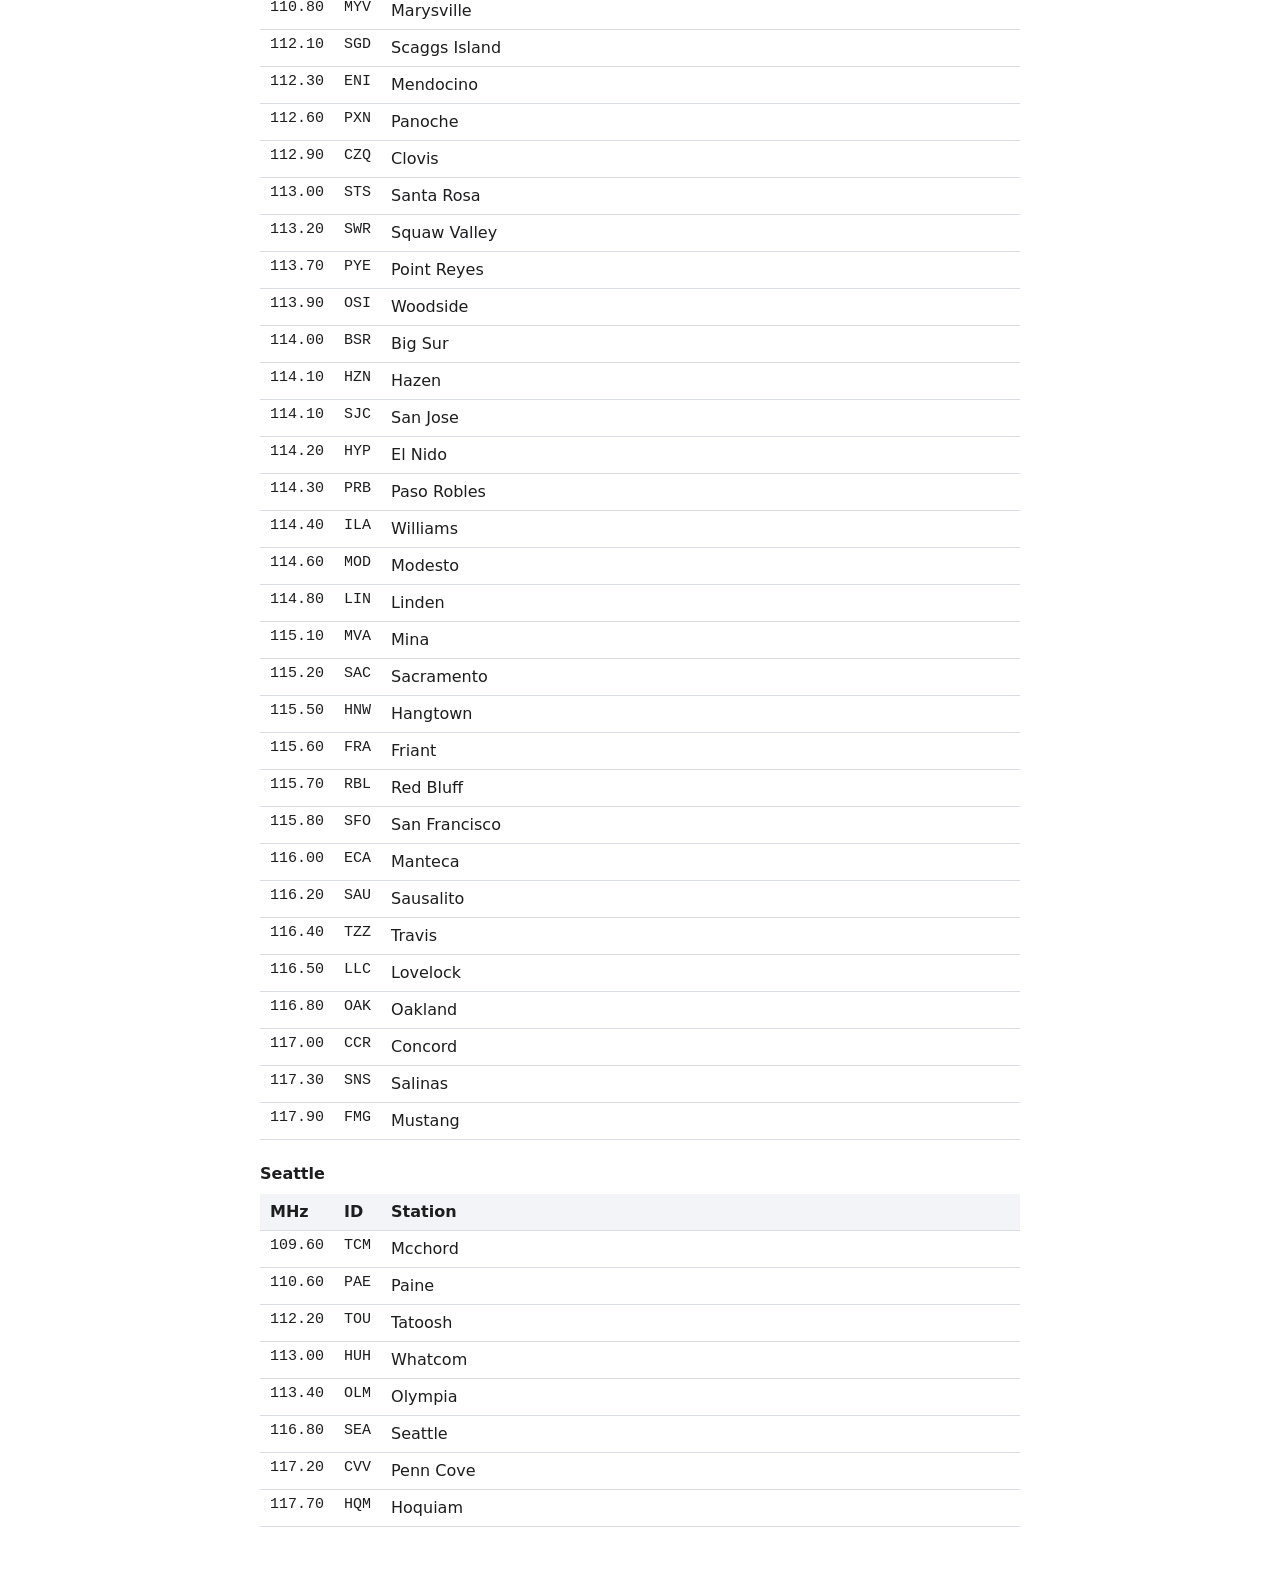
<file: Software/FS2/fs2-guide.html>
<!doctype html>
<html lang="en">
<head>
<meta charset="utf-8">
<meta name="viewport" content="width=device-width, initial-scale=1">
<title>Wildbits FS2 Guide</title>
<style>
  :root { --bg: #ffffff; --fg: #1d1d1f; --muted: #5f6368; --rule: #d9dce1; --head: #f2f4f7; --key: #eef1f5; }
  @media (prefers-color-scheme: dark) {
    :root { --bg: #16181c; --fg: #e8eaed; --muted: #9aa0a6; --rule: #33373e; --head: #1f2228; --key: #262a31; }
  }
  body { margin: 0; background: var(--bg); color: var(--fg); font: 16px/1.5 system-ui, -apple-system, "Segoe UI", sans-serif; }
  main { max-width: 760px; margin: 0 auto; padding: 24px 16px 48px; }
  h1 { font-size: 26px; margin: 0 0 4px; }
  h2 { font-size: 19px; margin: 32px 0 10px; border-bottom: 1px solid var(--rule); padding-bottom: 4px; }
  h3 { font-size: 16px; margin: 22px 0 8px; }
  p.sub { color: var(--muted); margin: 0 0 8px; }
  kbd { background: var(--key); border: 1px solid var(--rule); border-radius: 4px; padding: 1px 6px; font: 14px ui-monospace, Consolas, monospace; }
  table { border-collapse: collapse; width: 100%; }
  th, td { text-align: left; padding: 6px 10px; border-bottom: 1px solid var(--rule); vertical-align: top; }
  th { background: var(--head); font-weight: 600; }
  td.f { font: 15px ui-monospace, Consolas, monospace; white-space: nowrap; width: 1%; }
  td.fl { font: 15px ui-monospace, Consolas, monospace; }
</style>
</head>
<body>
<main>
  <h1>Wildbits FS2 Guide</h1>
  <p class="sub">Flight Simulator II on the Wildbits K2 and Jr2</p>

  <h2>Maps</h2>
  <table>
    <tr><th>Map</th><th>Shows</th></tr>
    <tr><td><a href="vor_stations.png">vor_stations.png</a></td><td>Every VOR and airport in sf.wildbits, with each VOR's frequency</td></tr>
    <tr><td><a href="com_radio.png">com_radio.png</a></td><td>Every airport with today's ATIS, tower and CTAF frequencies</td></tr>
  </table>

  <h2>Airport COM</h2>
  <p>Two COM radios. At the start COM1 is on 121.15, the tower of the start runway (9C), and COM2 on 135.40, O'Hare's ATIS.</p>
  <table>
    <tr><th>To</th><th>COM1</th><th>COM2</th></tr>
    <tr><td>Choose MHz</td><td><kbd>Ctrl</kbd>+<kbd>C</kbd></td><td><kbd>Ctrl</kbd>+<kbd>K</kbd></td></tr>
    <tr><td>Choose kHz</td><td><kbd>Ctrl</kbd>+<kbd>C</kbd>, <kbd>Ctrl</kbd>+<kbd>C</kbd> quickly</td><td><kbd>Ctrl</kbd>+<kbd>K</kbd>, <kbd>Ctrl</kbd>+<kbd>K</kbd></td></tr>
    <tr><td>Adjust (kHz: 0.01 a step)</td><td><kbd>.</kbd> up, <kbd>,</kbd> down</td><td><kbd>.</kbd> up, <kbd>,</kbd> down (any other key ends COM2's tuning)</td></tr>
  </table>
  <p>With one radio on a tower frequency and the other on the ATIS, the tower comes first: the ATIS plays only while the tower is quiet, and the tower cuts it off when it talks. Talking (<kbd>F5</kbd> on the K2, <kbd>O</kbd> on the Jr2) goes to the radio on the tower or ground frequency. The ATIS (a female voice) repeats a minute after each broadcast; nothing talks for 5 seconds after the start or a crash. In the air near O'Hare the tower calls the Learjet when it is within 5 miles ("traffic, Learjet, two o'clock, three miles"), every 30 seconds; it holds a takeoff while the Learjet flies through that runway's departure path.</p>
  <h3>Departing O'Hare</h3>
  <table>
    <tr><th>Step</th><th>Do</th></tr>
    <tr><td>1</td><td>Listen to the ATIS (COM2, 135.40) for the information letter.</td></tr>
    <tr><td>2</td><td>Tune a radio to ground, 121.68, and press talk: "taxi to runway …, hold short, contact tower … when ready".</td></tr>
    <tr><td>3</td><td>Taxi to the runway, tune the tower frequency ground gave you, press talk: cleared for takeoff (or hold short while traffic is on the runway or final).</td></tr>
    <tr><td>4</td><td>After landing the tower says "turn off at the next taxiway, contact ground 121.68".</td></tr>
  </table>

  <h3>Chicago O'Hare frequencies</h3>
  <table>
    <tr><th>MHz</th><th>Station</th></tr>
    <tr><td class="f">135.40</td><td>ATIS</td></tr>
    <tr><td class="f">121.68</td><td>Ground (today's 121.675, to the hundredth)</td></tr>
    <tr><td class="f">120.75</td><td>Tower, runways 4R/22L and 10C/28C</td></tr>
    <tr><td class="f">121.15</td><td>Tower, runway 9C/27C (the start runway)</td></tr>
    <tr><td class="f">126.90</td><td>Tower, runways 9R/27L and 4L/22R</td></tr>
    <tr><td class="f">128.15</td><td>Tower, runway 9L/27R</td></tr>
    <tr><td class="f">132.70</td><td>Tower, runway 10L/28R; the only one where you hear the Learjet</td></tr>
    <tr><td class="f">133.00</td><td>Tower, runway 10R/28L</td></tr>
  </table>

  <h2>Audio panel</h2>
  <p>The six buttons at the right end of the dash's top strip choose which radios you hear. A lit (amber) button is on.</p>
  <table>
    <tr><th>To</th><th>Keys</th></tr>
    <tr><td>Turn a button on or off</td><td><kbd>Ctrl</kbd>+<kbd>R</kbd>, then <kbd>1</kbd>–<kbd>6</kbd></td></tr>
  </table>
  <table>
    <tr><th>Key</th><th>Button</th><th>You hear</th></tr>
    <tr><td class="f">1</td><td>COM1</td><td>The tower or ATIS COM1 is tuned to. On when FS2 starts.</td></tr>
    <tr><td class="f">2</td><td>COM2</td><td>The tower or ATIS COM2 is tuned to. On when FS2 starts.</td></tr>
    <tr><td class="f">3</td><td>NAV1</td><td>The VOR tuned on NAV1 sending its 3-letter ID in Morse code, while NAV1 receives it.</td></tr>
    <tr><td class="f">4</td><td>NAV2</td><td>The same for NAV2 (not while the ADF is shown).</td></tr>
    <tr><td class="f">5</td><td>ADF</td><td>Nothing yet: the lamp only.</td></tr>
    <tr><td class="f">6</td><td>MKR</td><td>Nothing yet: the lamp only (marker beacons).</td></tr>
  </table>
  <p>Identifying a VOR: tune it, turn its NAV button on, and compare the Morse with the ID in the station list below (DPA is <code>-.. .--. .-</code>). The ID repeats every few seconds. With NAV1 and NAV2 both on, you hear NAV1's. A dead station (centered needle, blank flag) sends nothing. Speech comes first: the Morse stops while the tower or ATIS talks and starts the ID over afterwards.</p>

  <h2>Transponder codes</h2>
  <table>
    <tr><th>Code</th><th>Meaning</th></tr>
    <tr><td class="f">1200</td><td>Flying by sight (VFR), not talking to anyone</td></tr>
    <tr><td class="f">7700</td><td>Emergency</td></tr>
    <tr><td class="f">7600</td><td>Radio failure</td></tr>
    <tr><td class="f">7500</td><td>Hijack</td></tr>
  </table>

  <h2>Flying a VOR: O'Hare to JFK</h2>
  <h3>1. Tune NAV1 to 115.90 (the Kennedy VOR at JFK)</h3>
  <table>
    <tr><th>To</th><th>Keys</th></tr>
    <tr><td>Choose NAV MHz</td><td><kbd>Ctrl</kbd>+<kbd>N</kbd>, then <kbd>1</kbd> for NAV1 (<kbd>2</kbd> for NAV2)</td></tr>
    <tr><td>Choose NAV kHz</td><td><kbd>Ctrl</kbd>+<kbd>N</kbd>, <kbd>Ctrl</kbd>+<kbd>N</kbd> quickly</td></tr>
    <tr><td>Adjust (kHz: 0.01 a step)</td><td><kbd>.</kbd> up, <kbd>,</kbd> down</td></tr>
  </table>
  <h3>2. Set the course (OBS) to 094</h3>
  <table>
    <tr><th>To</th><th>Keys</th></tr>
    <tr><td>Choose the OBS</td><td><kbd>Ctrl</kbd>+<kbd>V</kbd>, then <kbd>1</kbd> for NAV1 (<kbd>2</kbd> for NAV2)</td></tr>
    <tr><td>Turn the card</td><td><kbd>.</kbd> or <kbd>,</kbd>, 2 degrees a press, until 094 is under the top mark</td></tr>
  </table>
  <p>094 is the nearest card step to the straight line from O'Hare, 093.</p>
  <h3>3. Fly the needle</h3>
  <table>
    <tr><th>NAV1 shows</th><th>Do</th></tr>
    <tr><td>Needle centered, flag TO</td><td>You are on course</td></tr>
    <tr><td>Needle left of center</td><td>Steer a little left</td></tr>
    <tr><td>Needle right of center</td><td>Steer a little right</td></tr>
  </table>
  <p>DME counts down your distance to the station. The station works only once the New York scenery loads: until then the needle and DME stay dead, so fly heading 093 (about 1,150 km, 620 nm).</p>

  <h2>VOR stations in sf.wildbits</h2>
  <p class="sub">Tune them on NAV1 or NAV2. A city's stations work while its scenery is loaded; en-route stations work within about 128 km of them. At the start NAV1 is on Franklin (109.60) and NAV2 on Kennedy (115.90). Frequencies are today's (FAA data, 2026-10-16).</p>
  <h3>En route (heard within about 128 km)</h3>
  <table>
    <tr><th>MHz</th><th>ID</th><th>Station</th></tr>
    <tr><td class="f">109.60</td><td class="f">FKL</td><td>Franklin, Pennsylvania: on the O'Hare to JFK line, about halfway (NAV1 at the start)</td></tr>
  </table>
  <h3>Chicago</h3>
  <table>
    <tr><th>MHz</th><th>ID</th><th>Station</th></tr>
    <tr><td class="f">108.20</td><td class="f">BMI</td><td>Bloomington</td></tr>
    <tr><td class="f">108.40</td><td class="f">DPA</td><td>Du Page</td></tr>
    <tr><td class="f">109.60</td><td class="f">PNT</td><td>Pontiac</td></tr>
    <tr><td class="f">110.00</td><td class="f">CMI</td><td>Champaign</td></tr>
    <tr><td class="f">111.00</td><td class="f">DNV</td><td>Danville</td></tr>
    <tr><td class="f">111.60</td><td class="f">IKK</td><td>Kankakee</td></tr>
    <tr><td class="f">112.30</td><td class="f">JOT</td><td>Joliet</td></tr>
    <tr><td class="f">113.00</td><td class="f">OBK</td><td>Northbrook</td></tr>
    <tr><td class="f">113.20</td><td class="f">EON</td><td>Peotone</td></tr>
    <tr><td class="f">114.20</td><td class="f">CGT</td><td>Chicago Heights</td></tr>
    <tr><td class="f">116.80</td><td class="f">RBS</td><td>Roberts</td></tr>
  </table>
  <h3>New York</h3>
  <table>
    <tr><th>MHz</th><th>ID</th><th>Station</th></tr>
    <tr><td class="f">108.40</td><td class="f">TEB</td><td>Teterboro</td></tr>
    <tr><td class="f">108.80</td><td class="f">BDR</td><td>Bridgeport</td></tr>
    <tr><td class="f">109.00</td><td class="f">BDL</td><td>Bradley</td></tr>
    <tr><td class="f">109.40</td><td class="f">EEN</td><td>Keene</td></tr>
    <tr><td class="f">109.80</td><td class="f">HVN</td><td>New Haven</td></tr>
    <tr><td class="f">110.00</td><td class="f">ORW</td><td>Norwich</td></tr>
    <tr><td class="f">110.40</td><td class="f">MAD</td><td>Madison</td></tr>
    <tr><td class="f">110.60</td><td class="f">GDM</td><td>Gardner</td></tr>
    <tr><td class="f">110.85</td><td class="f">GON</td><td>Groton</td></tr>
    <tr><td class="f">112.30</td><td class="f">CRI</td><td>Canarsie</td></tr>
    <tr><td class="f">112.50</td><td class="f">LWM</td><td>Lawrence</td></tr>
    <tr><td class="f">112.70</td><td class="f">BOS</td><td>Boston</td></tr>
    <tr><td class="f">113.00</td><td class="f">BAF</td><td>Barnes</td></tr>
    <tr><td class="f">113.10</td><td class="f">LGA</td><td>La Guardia</td></tr>
    <tr><td class="f">113.60</td><td class="f">HTO</td><td>Hampton</td></tr>
    <tr><td class="f">114.00</td><td class="f">CEF</td><td>Westover</td></tr>
    <tr><td class="f">114.30</td><td class="f">PWL</td><td>Pawling</td></tr>
    <tr><td class="f">114.40</td><td class="f">MHT</td><td>Manchester</td></tr>
    <tr><td class="f">114.50</td><td class="f">MVY</td><td>Martha&#x27;S Vineyard</td></tr>
    <tr><td class="f">114.90</td><td class="f">HFD</td><td>Hartford</td></tr>
    <tr><td class="f">115.10</td><td class="f">CTR</td><td>Chester</td></tr>
    <tr><td class="f">115.30</td><td class="f">ALB</td><td>Albany</td></tr>
    <tr><td class="f">115.60</td><td class="f">PVD</td><td>Providence</td></tr>
    <tr><td class="f">115.90</td><td class="f">JFK</td><td>Kennedy</td></tr>
    <tr><td class="f">116.60</td><td class="f">CMK</td><td>Carmel</td></tr>
    <tr><td class="f">117.20</td><td class="f">CCC</td><td>Calverton</td></tr>
    <tr><td class="f">117.40</td><td class="f">PUT</td><td>Putnam</td></tr>
    <tr><td class="f">117.60</td><td class="f">IGN</td><td>Kingston</td></tr>
    <tr><td class="f">117.70</td><td class="f">DPK</td><td>Deer Park</td></tr>
    <tr><td class="f">117.80</td><td class="f">SEY</td><td>Sandy Point</td></tr>
  </table>
  <h3>Los Angeles</h3>
  <table>
    <tr><th>MHz</th><th>ID</th><th>Station</th></tr>
    <tr><td class="f">108.20</td><td class="f">VTU</td><td>Ventura</td></tr>
    <tr><td class="f">108.40</td><td class="f">LHS</td><td>Lake Hughes</td></tr>
    <tr><td class="f">109.20</td><td class="f">TTE</td><td>Tule</td></tr>
    <tr><td class="f">109.40</td><td class="f">VCV</td><td>Victorville</td></tr>
    <tr><td class="f">109.40</td><td class="f">VIS</td><td>Visalia</td></tr>
    <tr><td class="f">109.60</td><td class="f">BIH</td><td>Bishop</td></tr>
    <tr><td class="f">109.80</td><td class="f">PGY</td><td>Poggi</td></tr>
    <tr><td class="f">110.40</td><td class="f">POM</td><td>Pomona</td></tr>
    <tr><td class="f">110.80</td><td class="f">SMO</td><td>Santa Monica</td></tr>
    <tr><td class="f">111.40</td><td class="f">SXC</td><td>Santa Catalina</td></tr>
    <tr><td class="f">112.20</td><td class="f">PDZ</td><td>Paradise</td></tr>
    <tr><td class="f">112.40</td><td class="f">RAL</td><td>Riverside</td></tr>
    <tr><td class="f">112.50</td><td class="f">FIM</td><td>Fillmore</td></tr>
    <tr><td class="f">113.10</td><td class="f">VNY</td><td>Van Nuys</td></tr>
    <tr><td class="f">113.40</td><td class="f">HDF</td><td>Homeland</td></tr>
    <tr><td class="f">113.60</td><td class="f">LAX</td><td>Los Angeles</td></tr>
    <tr><td class="f">114.50</td><td class="f">PMD</td><td>Palmdale</td></tr>
    <tr><td class="f">115.30</td><td class="f">OCN</td><td>Oceanside</td></tr>
    <tr><td class="f">115.70</td><td class="f">SLI</td><td>Seal Beach</td></tr>
    <tr><td class="f">116.10</td><td class="f">GMN</td><td>Gorman</td></tr>
    <tr><td class="f">116.40</td><td class="f">EDW</td><td>Edwards</td></tr>
    <tr><td class="f">117.10</td><td class="f">AVE</td><td>Avenal</td></tr>
    <tr><td class="f">117.20</td><td class="f">ELB</td><td>El Toro</td></tr>
    <tr><td class="f">117.70</td><td class="f">OAL</td><td>Coaldale</td></tr>
    <tr><td class="f">117.80</td><td class="f">MZB</td><td>Mission Bay</td></tr>
  </table>
  <h3>San Francisco Bay</h3>
  <table>
    <tr><th>MHz</th><th>ID</th><th>Station</th></tr>
    <tr><td class="f">109.20</td><td class="f">MCC</td><td>Mc Clellan</td></tr>
    <tr><td class="f">109.80</td><td class="f">CIC</td><td>Chico</td></tr>
    <tr><td class="f">110.00</td><td class="f">MXW</td><td>Maxwell</td></tr>
    <tr><td class="f">110.00</td><td class="f">ROM</td><td>Priest</td></tr>
    <tr><td class="f">110.80</td><td class="f">MYV</td><td>Marysville</td></tr>
    <tr><td class="f">112.10</td><td class="f">SGD</td><td>Scaggs Island</td></tr>
    <tr><td class="f">112.30</td><td class="f">ENI</td><td>Mendocino</td></tr>
    <tr><td class="f">112.60</td><td class="f">PXN</td><td>Panoche</td></tr>
    <tr><td class="f">112.90</td><td class="f">CZQ</td><td>Clovis</td></tr>
    <tr><td class="f">113.00</td><td class="f">STS</td><td>Santa Rosa</td></tr>
    <tr><td class="f">113.20</td><td class="f">SWR</td><td>Squaw Valley</td></tr>
    <tr><td class="f">113.70</td><td class="f">PYE</td><td>Point Reyes</td></tr>
    <tr><td class="f">113.90</td><td class="f">OSI</td><td>Woodside</td></tr>
    <tr><td class="f">114.00</td><td class="f">BSR</td><td>Big Sur</td></tr>
    <tr><td class="f">114.10</td><td class="f">HZN</td><td>Hazen</td></tr>
    <tr><td class="f">114.10</td><td class="f">SJC</td><td>San Jose</td></tr>
    <tr><td class="f">114.20</td><td class="f">HYP</td><td>El Nido</td></tr>
    <tr><td class="f">114.30</td><td class="f">PRB</td><td>Paso Robles</td></tr>
    <tr><td class="f">114.40</td><td class="f">ILA</td><td>Williams</td></tr>
    <tr><td class="f">114.60</td><td class="f">MOD</td><td>Modesto</td></tr>
    <tr><td class="f">114.80</td><td class="f">LIN</td><td>Linden</td></tr>
    <tr><td class="f">115.10</td><td class="f">MVA</td><td>Mina</td></tr>
    <tr><td class="f">115.20</td><td class="f">SAC</td><td>Sacramento</td></tr>
    <tr><td class="f">115.50</td><td class="f">HNW</td><td>Hangtown</td></tr>
    <tr><td class="f">115.60</td><td class="f">FRA</td><td>Friant</td></tr>
    <tr><td class="f">115.70</td><td class="f">RBL</td><td>Red Bluff</td></tr>
    <tr><td class="f">115.80</td><td class="f">SFO</td><td>San Francisco</td></tr>
    <tr><td class="f">116.00</td><td class="f">ECA</td><td>Manteca</td></tr>
    <tr><td class="f">116.20</td><td class="f">SAU</td><td>Sausalito</td></tr>
    <tr><td class="f">116.40</td><td class="f">TZZ</td><td>Travis</td></tr>
    <tr><td class="f">116.50</td><td class="f">LLC</td><td>Lovelock</td></tr>
    <tr><td class="f">116.80</td><td class="f">OAK</td><td>Oakland</td></tr>
    <tr><td class="f">117.00</td><td class="f">CCR</td><td>Concord</td></tr>
    <tr><td class="f">117.30</td><td class="f">SNS</td><td>Salinas</td></tr>
    <tr><td class="f">117.90</td><td class="f">FMG</td><td>Mustang</td></tr>
  </table>
  <h3>Seattle</h3>
  <table>
    <tr><th>MHz</th><th>ID</th><th>Station</th></tr>
    <tr><td class="f">109.60</td><td class="f">TCM</td><td>Mcchord</td></tr>
    <tr><td class="f">110.60</td><td class="f">PAE</td><td>Paine</td></tr>
    <tr><td class="f">112.20</td><td class="f">TOU</td><td>Tatoosh</td></tr>
    <tr><td class="f">113.00</td><td class="f">HUH</td><td>Whatcom</td></tr>
    <tr><td class="f">113.40</td><td class="f">OLM</td><td>Olympia</td></tr>
    <tr><td class="f">116.80</td><td class="f">SEA</td><td>Seattle</td></tr>
    <tr><td class="f">117.20</td><td class="f">CVV</td><td>Penn Cove</td></tr>
    <tr><td class="f">117.70</td><td class="f">HQM</td><td>Hoquiam</td></tr>
  </table>
</main>
</body>
</html>
</file>
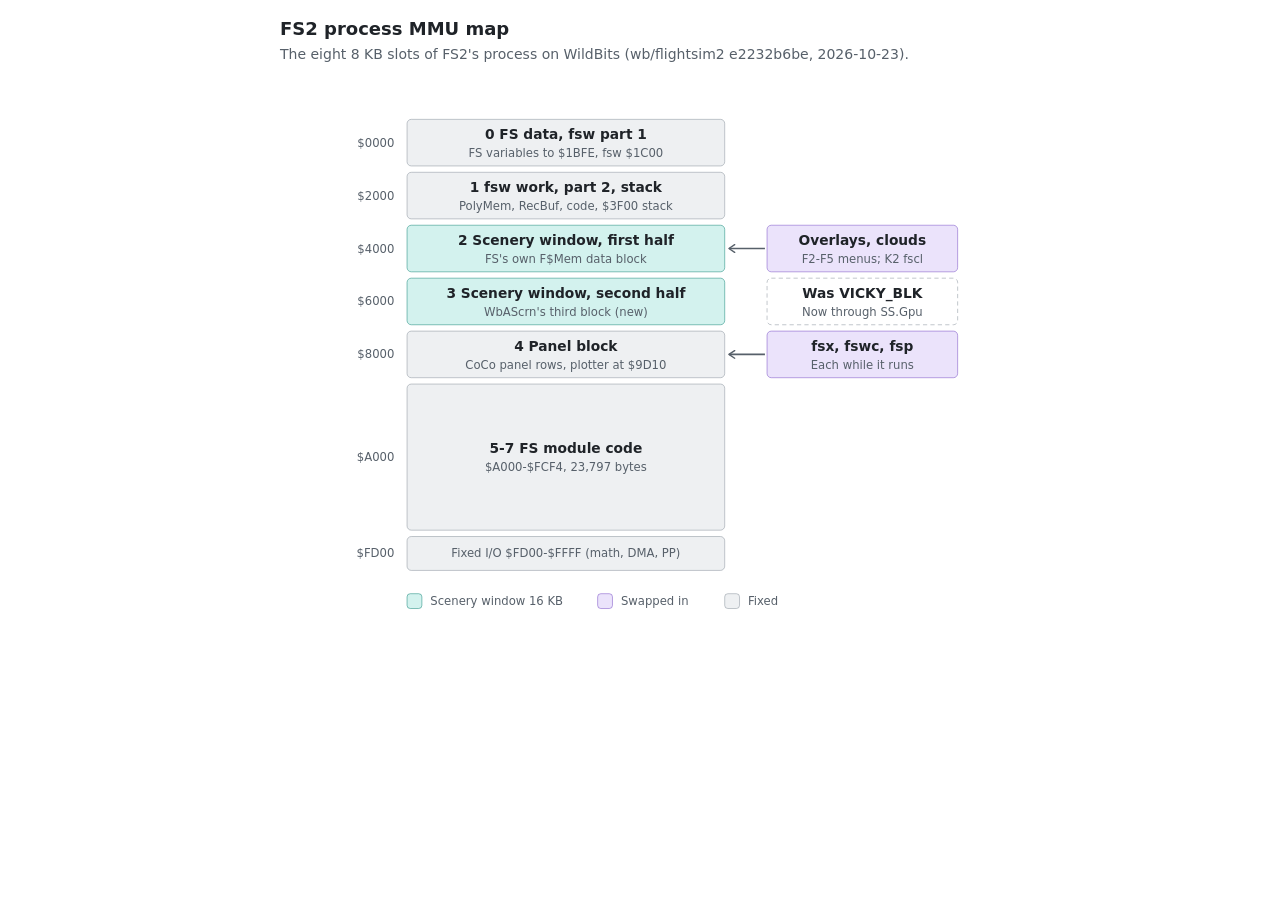
<file: Software/FS2/fs2_mmu_map.html>
<!doctype html>
<html lang="en"><head><meta charset="utf-8"><meta name="viewport" content="width=device-width, initial-scale=1">
<title>FS2 MMU Map</title>
<style>
:root{--bg:#ffffff;--fg:#1f2328;--muted:#57606a;--gray-f:#eef0f2;--gray-s:#8c959f;--teal-f:#d3f2ee;--teal-s:#1a8a7d;--purple-f:#ebe3fb;--purple-s:#7a52c7;--line:#57606a}
@media (prefers-color-scheme: dark){:root:not([data-theme="light"]){--bg:#0d1117;--fg:#e6edf3;--muted:#9da7b3;--gray-f:#21262d;--gray-s:#6e7681;--teal-f:#0f3a36;--teal-s:#3cc7b5;--purple-f:#2d2347;--purple-s:#a98bf0;--line:#9da7b3}}
:root[data-theme="dark"]{--bg:#0d1117;--fg:#e6edf3;--muted:#9da7b3;--gray-f:#21262d;--gray-s:#6e7681;--teal-f:#0f3a36;--teal-s:#3cc7b5;--purple-f:#2d2347;--purple-s:#a98bf0;--line:#9da7b3}
body{margin:0;padding:16px;background:var(--bg);color:var(--fg);font:14px/1.4 system-ui,sans-serif}
main{max-width:720px;margin:0 auto}
h1{font-size:18px;margin:0 0 4px}
p{margin:0 0 12px;color:var(--muted)}
svg{display:block;width:100%;height:auto}
.th{fill:var(--fg);font-size:13px;font-weight:600}
.ts{fill:var(--muted);font-size:11px}
.c-gray rect,rect.c-gray{fill:var(--gray-f);stroke:var(--gray-s)}
.c-teal rect,rect.c-teal{fill:var(--teal-f);stroke:var(--teal-s)}
.c-purple rect,rect.c-purple{fill:var(--purple-f);stroke:var(--purple-s)}
rect.box{fill:none;stroke:var(--gray-s)}
.arr{stroke:var(--line);stroke-width:1.5;fill:none}
</style></head><body><main>
<h1>FS2 process MMU map</h1>
<p>The eight 8 KB slots of FS2's process on WildBits (wb/flightsim2 e2232b6be, 2026-10-23).</p>
<svg width="100%" viewBox="0 0 680 530" role="img"><title>FS2 process MMU map</title><desc>The eight 8 KB MMU slots of FS2's process, $0000 to $FFFF: FS data and fsw in slots 0 and 1, the 16 KB scenery window in slots 2 and 3, the panel block in slot 4, FS code in slots 5 to 7 with the fixed I/O page at the top, and the blocks swapped into slots 2 and 4 while they run.</desc>
<defs><marker id="arrow" viewBox="0 0 10 10" refX="8" refY="5" markerWidth="6" markerHeight="6" orient="auto-start-reverse"><path d="M2 1L8 5L2 9" fill="none" stroke="context-stroke" stroke-width="1.5" stroke-linecap="round" stroke-linejoin="round"/></marker></defs>
<text class="ts" x="108" y="62" text-anchor="end" dominant-baseline="central">$0000</text>
<text class="ts" x="108" y="112" text-anchor="end" dominant-baseline="central">$2000</text>
<text class="ts" x="108" y="162" text-anchor="end" dominant-baseline="central">$4000</text>
<text class="ts" x="108" y="212" text-anchor="end" dominant-baseline="central">$6000</text>
<text class="ts" x="108" y="262" text-anchor="end" dominant-baseline="central">$8000</text>
<text class="ts" x="108" y="359" text-anchor="end" dominant-baseline="central">$A000</text>
<text class="ts" x="108" y="450" text-anchor="end" dominant-baseline="central">$FD00</text>
<g class="c-gray"><rect x="120" y="40" width="300" height="44" rx="4" stroke-width="0.5"/>
<text class="th" x="270" y="54" text-anchor="middle" dominant-baseline="central">0  FS data, fsw part 1</text>
<text class="ts" x="270" y="72" text-anchor="middle" dominant-baseline="central">FS variables to $1BFE, fsw $1C00</text></g>
<g class="c-gray"><rect x="120" y="90" width="300" height="44" rx="4" stroke-width="0.5"/>
<text class="th" x="270" y="104" text-anchor="middle" dominant-baseline="central">1  fsw work, part 2, stack</text>
<text class="ts" x="270" y="122" text-anchor="middle" dominant-baseline="central">PolyMem, RecBuf, code, $3F00 stack</text></g>
<g class="c-teal"><rect x="120" y="140" width="300" height="44" rx="4" stroke-width="0.5"/>
<text class="th" x="270" y="154" text-anchor="middle" dominant-baseline="central">2  Scenery window, first half</text>
<text class="ts" x="270" y="172" text-anchor="middle" dominant-baseline="central">FS's own F$Mem data block</text></g>
<g class="c-teal"><rect x="120" y="190" width="300" height="44" rx="4" stroke-width="0.5"/>
<text class="th" x="270" y="204" text-anchor="middle" dominant-baseline="central">3  Scenery window, second half</text>
<text class="ts" x="270" y="222" text-anchor="middle" dominant-baseline="central">WbAScrn's third block (new)</text></g>
<g class="c-gray"><rect x="120" y="240" width="300" height="44" rx="4" stroke-width="0.5"/>
<text class="th" x="270" y="254" text-anchor="middle" dominant-baseline="central">4  Panel block</text>
<text class="ts" x="270" y="272" text-anchor="middle" dominant-baseline="central">CoCo panel rows, plotter at $9D10</text></g>
<g class="c-gray"><rect x="120" y="290" width="300" height="138" rx="4" stroke-width="0.5"/>
<text class="th" x="270" y="350" text-anchor="middle" dominant-baseline="central">5-7  FS module code</text>
<text class="ts" x="270" y="368" text-anchor="middle" dominant-baseline="central">$A000-$FCF4, 23,797 bytes</text></g>
<g class="c-gray"><rect x="120" y="434" width="300" height="32" rx="4" stroke-width="0.5"/>
<text class="ts" x="270" y="450" text-anchor="middle" dominant-baseline="central">Fixed I/O $FD00-$FFFF (math, DMA, PP)</text></g>
<g class="c-purple"><rect x="460" y="140" width="180" height="44" rx="4" stroke-width="0.5"/>
<text class="th" x="550" y="154" text-anchor="middle" dominant-baseline="central">Overlays, clouds</text>
<text class="ts" x="550" y="172" text-anchor="middle" dominant-baseline="central">F2-F5 menus; K2 fscl</text></g>
<line x1="458" y1="162" x2="424" y2="162" class="arr" marker-end="url(#arrow)"/>
<rect class="box" x="460" y="190" width="180" height="44" rx="4" stroke-width="0.5" stroke-dasharray="4 3"/>
<text class="th" x="550" y="204" text-anchor="middle" dominant-baseline="central">Was VICKY_BLK</text>
<text class="ts" x="550" y="222" text-anchor="middle" dominant-baseline="central">Now through SS.Gpu</text>
<g class="c-purple"><rect x="460" y="240" width="180" height="44" rx="4" stroke-width="0.5"/>
<text class="th" x="550" y="254" text-anchor="middle" dominant-baseline="central">fsx, fswc, fsp</text>
<text class="ts" x="550" y="272" text-anchor="middle" dominant-baseline="central">Each while it runs</text></g>
<line x1="458" y1="262" x2="424" y2="262" class="arr" marker-end="url(#arrow)"/>
<rect class="c-teal" x="120" y="488" width="14" height="14" rx="3" stroke-width="0.5"/>
<text class="ts" x="142" y="495" dominant-baseline="central">Scenery window 16 KB</text>
<rect class="c-purple" x="300" y="488" width="14" height="14" rx="3" stroke-width="0.5"/>
<text class="ts" x="322" y="495" dominant-baseline="central">Swapped in</text>
<rect class="c-gray" x="420" y="488" width="14" height="14" rx="3" stroke-width="0.5"/>
<text class="ts" x="442" y="495" dominant-baseline="central">Fixed</text>
</svg>
</main></body></html>
</file>
<file: assets/report.css>
@import url("report-base.css");
:root,:root:not([data-theme="light"]),:root[data-theme="dark"]{
 --bg:#101720;--card:#18222e;--panel:#18222e;--ink:#ecf2f7;--ink-2:#adbdcb;--ink-soft:#adbdcb;--muted:#adbdcb;--line:#344454;
 --ram:#86dfc7;--ram-bg:#193b37;--sys:#9abfff;--sys-bg:#223852;--flash:#f1bf78;--flash-bg:#42341f;--ex:#c0a1ee;--ex-bg:#362b48;
 --io:#c0a1ee;--io-bg:#342a45;--regs:#f1bf78;--regs-bg:#42341f;--mmu:#8bb8f4;--mmu-bg:#223952;--const:#86dfc7;--const-bg:#193b37;--void:#bac3cd;--void-bg:#29323c;
 --atl-ram:#86dfc7;--atl-ram-bg:#193b37;--atl-flash:#f1bf78;--atl-flash-bg:#42341f;--atl-exram:#c0a1ee;--atl-exram-bg:#362b48;--atl-io:#c0a1ee;--atl-io-bg:#342a45;--atl-dead:#bac3cd;--atl-dead-bg:#29323c;--atl-warn:#f1bf78;--atl-warn-bg:#342d22;
 --sans:"Segoe UI",system-ui,sans-serif;--mono:Consolas,"Cascadia Code",monospace;color-scheme:dark;
}
html{scroll-behavior:smooth;scroll-padding-top:28px}body{background:var(--bg);color:var(--ink);font:15px/1.65 var(--sans);margin:0}a{color:#93c9ff;text-decoration:none}a:hover{text-decoration:underline}a:focus-visible{outline:2px solid #86dfc7;outline-offset:4px}*{box-sizing:border-box}
.sitebar{max-width:1600px;margin:auto;padding:25px 36px;border-bottom:1px solid var(--line);display:flex;justify-content:space-between;gap:20px;color:var(--ink-2);font-size:12px;letter-spacing:.06em}.brand{font-size:16px;letter-spacing:.16em;font-weight:800;color:var(--ink)}.brand span{color:#86dfc7;margin-left:10px}
.wrap{max-width:1600px!important;width:100%;margin:0 auto;padding:48px 36px}.report{border-top:1px solid var(--line);padding-top:38px;padding-bottom:60px;position:relative}.report>header{border:0;margin-bottom:28px;padding:0 0 18px 16px;border-left:3px solid #86dfc7}.report:nth-of-type(3n)>header{border-color:#ad98ea}.report:nth-of-type(3n+1)>header{border-color:#edb974}
header .eyebrow,.eyebrow,.rail-title{font:600 11px/1.6 var(--mono);letter-spacing:.11em;text-transform:uppercase;color:#86dfc7;margin-bottom:12px}h1{font-size:clamp(26px,3vw,39px);letter-spacing:-.025em;line-height:1.2;margin:0 0 12px;color:var(--ink)}h2{font-size:22px;line-height:1.35;margin:32px 0 14px;color:var(--ink)}h3{font-size:16px;line-height:1.5;color:var(--ink);margin:22px 0 9px}.sub,.lede{max-width:95ch;color:var(--ink-2);font-size:15px}.hero{padding-top:60px;padding-bottom:48px}.hero h1{font-size:var(--type-title);line-height:1.22;letter-spacing:-.025em;font-weight:650}.hero .sub{max-width:none;font-size:17px}
.report-nav{display:flex;flex-wrap:wrap;gap:8px;margin:28px 0}.report-nav a{border:1px solid #405265;border-radius:5px;padding:7px 12px;font-size:12px;color:#d5e1ea;background:#192430}.report-nav a:hover{border-color:#86dfc7;background:#223a3b}.metrics{display:grid;grid-template-columns:repeat(4,1fr);gap:16px;margin-top:34px}.metrics>div{padding:19px 22px;background:var(--card);border-top:2px solid #86dfc7}.metrics>div:nth-child(2){border-color:#f4b26b}.metrics>div:nth-child(3){border-color:#8bb8f4}.metrics>div:nth-child(4){border-color:#c0a1ee}.metrics strong{display:block;font-size:29px;letter-spacing:-.03em}.metrics span{font-size:12px;color:var(--ink-2)}
.grid{display:grid;grid-template-columns:minmax(340px,.95fr) minmax(0,1.25fr);gap:32px;align-items:start}.grid>*{min-width:0}.mapcol{position:static;top:auto;min-width:0}.map{display:grid;grid-template-columns:minmax(0,1fr) 16px minmax(0,1fr);gap:8px;margin:0}.stack{min-width:0}.stack,.ladder{border:1px solid #536575;border-radius:7px;overflow:hidden}.seg{border-color:#41505d;min-width:0;line-height:1.45}.seg .nm{color:var(--ink)!important;font-size:12px;padding:10px;overflow-wrap:anywhere}.seg .ad{color:#d5e1eb!important;font:11px var(--mono);padding:6px 8px;white-space:normal;overflow-wrap:anywhere}.seg .body{min-width:0;padding:13px 14px}.seg .body b{font-size:14px;color:var(--ink)!important}.seg .body .d,.seg small,.seg .addr{color:#c4d0dc!important}.seg .addr{font-size:11px;flex-basis:108px;width:108px}.seg.sys{background:var(--sys-bg)!important}.seg.ram,.seg.const{background:var(--ram-bg)!important}.seg.mmu{background:var(--mmu-bg)!important}.seg.flash,.seg.regs{background:var(--flash-bg)!important}.seg.ex,.seg.exram,.seg.io{background:var(--io-bg)!important}.seg.dead,.seg.void{background:var(--void-bg)!important}.seg.plain{background:var(--card)!important}.sw{vertical-align:middle}.mapcap,.maplegend,.legend,.note,.src{color:var(--ink-2);font-size:12px;line-height:1.65}.maplegend{gap:10px;margin-top:14px}
.tblwrap,.scroll{width:100%;max-width:100%;overflow:auto;border:1px solid var(--line);border-radius:6px;background:#18222e;margin-bottom:20px}table{width:100%!important;table-layout:auto;font-size:13px;border-collapse:collapse;margin:0!important}th{background:#223140!important;color:#c5d9e9!important;letter-spacing:.045em;font-size:11px;padding:11px 12px!important;border-bottom:1px solid #4b6377!important}td{padding:9px 12px!important;border-color:#334353!important;line-height:1.6;color:var(--ink)}tr:nth-child(even)>td{background-color:#1c2835}td.addr,td.m{color:#9acafb!important}td.addr:first-child,td.m:first-child{white-space:normal!important;width:auto!important}table.fixedio{table-layout:auto}table.fixedio td:first-child,table.fixedio th:first-child{white-space:normal!important}td code{overflow-wrap:anywhere}.parity table{min-width:700px;font-family:var(--sans)!important;font-size:12px!important}.parity td:nth-child(n+2){text-align:center}.parity th{font-size:11px!important}.parity td[style*="background:#262b33"],.parity th[style*="background:#262b33"]{background:#262b33!important}.parity th span{color:#c5d9e9!important}.parity td>span[style*="color:#8a8f99"]{color:#adbdcb!important}.parity a{color:#ff4136!important}
.callout,.card,.warncall{background:#1b2936;border:1px solid var(--line);border-left:3px solid #8bb8f4;border-radius:0 6px 6px 0;padding:16px 18px;margin:20px 0}.callout h3{margin:0 0 8px}.callout p{margin:6px 0}.warncall{background:#332c22;border-left-color:#edb974}.pipe{gap:8px}.pipe .stage{border:1px solid #465b6b;border-top:3px solid #86dfc7;background:var(--card);min-width:145px;flex-basis:145px}.pipe .stage:nth-of-type(3n){border-top-color:#ad98ea}.chain,.steps{gap:12px}.step{background:var(--card);border-color:var(--line)}code,pre,.m,.mono{font-family:var(--mono)}pre{max-width:100%;overflow:auto;background:#0f1822;border:1px solid var(--line);padding:16px;border-radius:6px}code{color:inherit}figure.diagram{margin:0 0 24px;background:#172330;border:1px solid #405366;border-radius:8px;padding:16px}figure.diagram svg{display:block;width:100%;height:auto}figure.diagram text{font:13px var(--mono);fill:#dbe8f2}figure.diagram figcaption{font:600 11px/1.6 var(--mono);text-transform:uppercase;letter-spacing:.06em;color:#9fb8cc;margin-bottom:10px}.report-source{margin-top:30px;border-top:1px solid var(--line);padding-top:16px;color:var(--ink-2);font-size:11px}.sitefooter{max-width:1528px;margin:0 auto;padding:25px 0 45px;display:flex;justify-content:space-between;color:var(--ink-2);font-size:12px}
#memory-atlas>.grid{grid-template-columns:minmax(0,1fr)}#memory-atlas .report-detail>.grid{grid-template-columns:minmax(220px,.8fr) minmax(0,1.3fr);gap:22px}#block-ram>.grid,#documentation>.grid,#kits>.grid,#physical-map>.grid{grid-template-columns:290px minmax(0,1fr)}#documentation>.grid{align-items:start}.report-detail>h2:first-child{margin-top:0}.report-detail .cols{gap:20px}.report-detail .grid .map{grid-template-columns:minmax(0,1fr)}.report-detail .grid .zoomlink{display:none}
@media(min-width:1500px){.report>.grid>.mapcol{position:sticky;top:24px}}
@media(min-width:1101px){#memory-atlas .report-detail>.grid>.mapcol{position:sticky;top:24px;align-self:start}}
@media(max-width:1100px){.grid,#memory-atlas>.grid,#kits>.grid,#block-ram>.grid,#documentation>.grid,#physical-map>.grid{grid-template-columns:minmax(260px,.7fr) minmax(0,1fr)}#memory-atlas>.grid{grid-template-columns:minmax(0,1fr)}#memory-atlas .report-detail>.grid,.cols{grid-template-columns:1fr}.map{grid-template-columns:1fr}.zoomlink{display:none}.stack{max-width:none}.mapcol{position:static!important}}
@media(max-width:760px){.wrap{padding:30px 18px}.sitebar{padding:20px 18px}.sitebar>span{display:none}.grid,#memory-atlas>.grid,#memory-atlas .report-detail>.grid,#kits>.grid,#block-ram>.grid,#documentation>.grid,#physical-map>.grid{grid-template-columns:1fr}.metrics{gap:8px}.metrics>div{padding:12px}.metrics strong{font-size:20px}.metrics span{font-size:11px}.hero h1{font-size:var(--type-title)}.map{grid-template-columns:minmax(0,1fr) minmax(0,1fr)}.maplegend{flex-wrap:wrap}.sitefooter{padding:24px 18px;gap:20px}.pipe .arrow{display:none}.parity table{min-width:680px}.report-detail{overflow:hidden}table{font-size:12px}}
@media(prefers-reduced-motion:reduce){html{scroll-behavior:auto}}
@media print{body{background:white;color:#111}.sitebar,.report-nav,.sitefooter{display:none}.wrap{max-width:none!important;padding:20px 0}.grid{display:block}.mapcol{position:static}.tblwrap{overflow:visible}.report{break-before:page}h1,h2,h3,p,td{color:#111!important}a{color:#124a72}}
/* Narrow screens scroll wide reference tables rather than squeezing prose into a few characters. */
@media(max-width:760px){.tblwrap>table,.scroll>table{min-width:640px}.tblwrap,.scroll{overscroll-behavior-x:contain}.cols{display:grid!important;grid-template-columns:minmax(0,1fr)!important}.grid .grid{grid-template-columns:minmax(0,1fr)!important}.grid .grid>div{width:auto!important;min-width:0!important}}
/* Documentation prose uses the full detail column beside the mode navigation. */
#documentation .report-detail p,
#documentation .report-detail li { max-width: none; }
/* Shared type scale for every report. Prose notes are body text, not fine print. */
:root{--type-body:16px;--type-table:14px;--type-caption:13px;--type-title:32px;--type-section:24px;--type-subsection:20px}
body{font-family:var(--sans);font-size:var(--type-body);line-height:1.65}
.report :is(p,li,.sub,.lede,.note,.src){font-family:var(--sans);font-size:var(--type-body)!important;line-height:1.65;font-weight:400;letter-spacing:normal}
.report :is(p,li){color:var(--ink)}
.report :is(.sub,.lede,.src){color:var(--ink-2)}
.report h1{font-family:var(--sans);font-size:var(--type-title);line-height:1.22;font-weight:650;letter-spacing:-.025em;margin:0 0 12px}
.report h2,#documentation .report-detail>h3{font-family:var(--sans);font-size:var(--type-section);line-height:1.3;font-weight:650;letter-spacing:-.015em;margin:32px 0 14px}
.report h3,.grid h3{font-family:var(--sans);font-size:var(--type-subsection);line-height:1.35;font-weight:600;letter-spacing:-.01em;margin:24px 0 10px}
.report h4,.pipe .stage h4{font-family:var(--sans);font-size:17px;line-height:1.4;font-weight:600;letter-spacing:normal;text-transform:none}
.report :is(b,strong){font-weight:650}
.report .callout h3{margin-top:0}.report .callout p{margin:8px 0}
.report p{margin-top:0;margin-bottom:18px}.report li{margin-bottom:7px}
.report :is(.eyebrow,.rail-title){font-family:var(--sans);font-size:12px;font-weight:650;letter-spacing:.09em;line-height:1.5}
.report :is(.mapcap,.maplegend,.legend),.report footer,.report figcaption{font-size:var(--type-caption)!important;line-height:1.55;color:var(--ink-2)}
.report .seg :is(.nm,.body b){font-family:var(--sans);font-size:var(--type-table)!important;line-height:1.45}
.report .seg :is(.d,small,.nm span){font-size:var(--type-caption)!important;line-height:1.5}
.report .pipe .stage p{font-size:var(--type-table)!important;line-height:1.6}
.report :is(table,td),.parity table{font-family:var(--sans);font-size:var(--type-table)!important;line-height:1.6}
.report th,.parity th{font-family:var(--sans);font-size:12px!important;line-height:1.5;font-weight:650;letter-spacing:.045em}
.parity th>span{font-size:14px!important}.parity th>a{font-size:16px!important}.parity td>span[style*="font-size"]{font-size:var(--type-caption)!important}
.report :is(code,pre,kbd,samp,.m,.mono,.addr,.ad){font-family:var(--mono)}
.report :is(code,kbd,samp,.m,.mono){font-size:.94em;line-height:inherit}
.report :is(pre,td.addr,td.m){font-size:var(--type-table)!important}
.report pre code{font-size:inherit}
.report .seg :is(.addr,.ad){font-size:12px!important}
.hero h1{font-family:var(--sans);font-size:var(--type-title);line-height:1.22;font-weight:650;letter-spacing:-.025em}
.hero .sub{font-size:var(--type-body);line-height:1.65}
@media(max-width:760px){:root{--type-title:28px;--type-section:22px;--type-subsection:19px}.hero h1{font-size:var(--type-title)}}

/* 2026-09-24 (user): one size and style for copy and write-ups; headings and uppercase labels keep theirs */
.report p,.report li,.report .note,.report .src,.report .lede,.report .sub,.report .callout,.report .warncall,.report .card,.report td,.report figcaption,.report dd,.report dt,.report .report-source{font-family:var(--sans);font-size:14px!important;line-height:1.6}
.report td code,.report td .m,.report p code,.report li code,.report .note code,.report .m,.report code{font-size:13px!important}
.report td li,.report td ol,.report td ul,.report .warncall li,.report .callout li{max-width:none!important}
:root{--type-body:14px}
.report td[colspan]{white-space:normal!important;overflow-wrap:anywhere;max-width:none}
.ladder.whatsnew .addr{flex-basis:10%;width:10%;white-space:normal}

.parity td > .feature-unavailable{color:#6b7280!important}
p,li{max-width:none!important}
.hero h1 a,.hero h1 a:hover{color:inherit;text-decoration:underline;background:transparent}

/* Resource links share the title area typography and wrap between links. */
.hero .resource-links a{white-space:nowrap}
</file>
